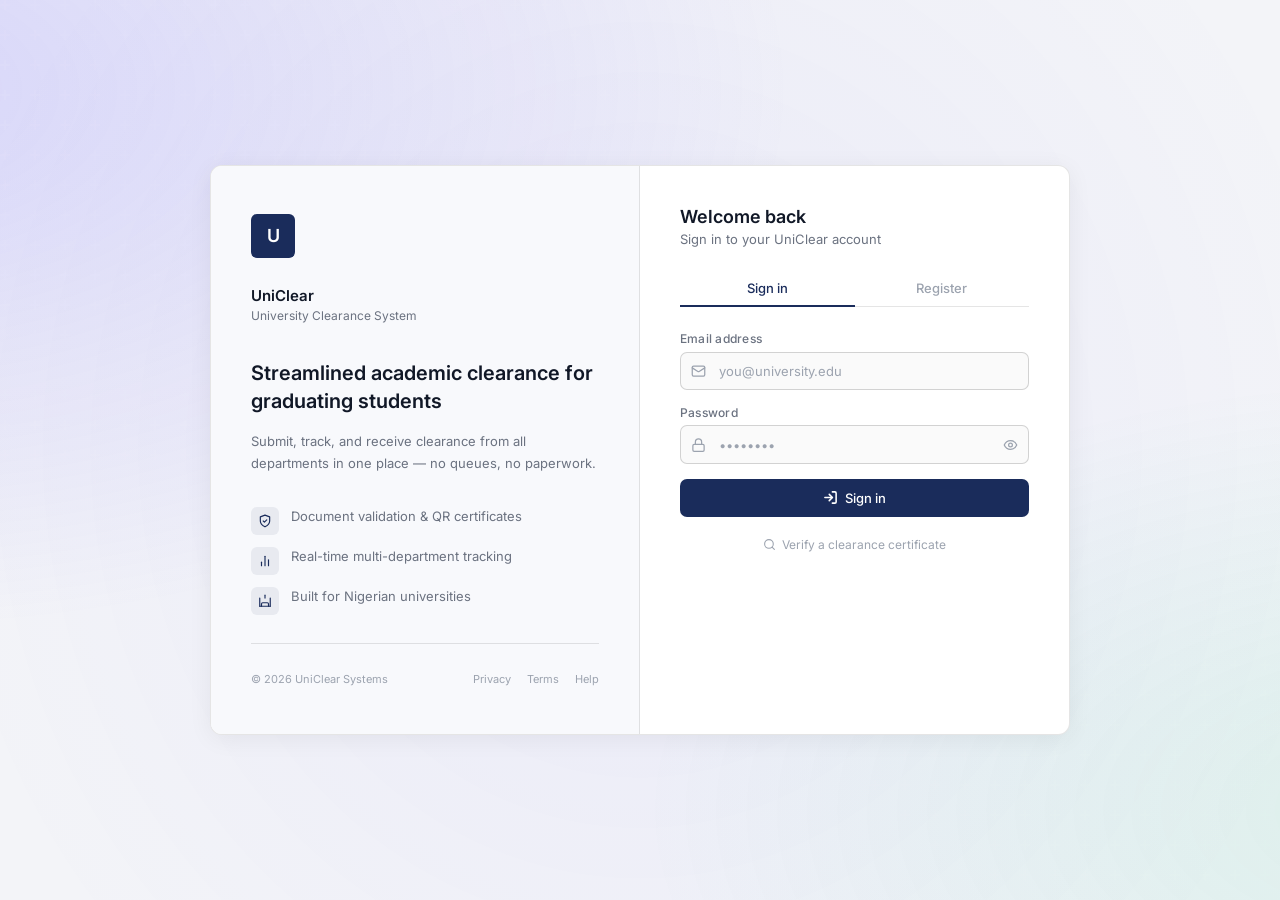
<file: frontend/index.html>
<!DOCTYPE html>
<html lang="en">
<head>
<meta charset="UTF-8">
<meta name="viewport" content="width=device-width, initial-scale=1.0, maximum-scale=1.0, user-scalable=0">
<title>UniClear — University Clearance System</title>
<link rel="preconnect" href="https://fonts.googleapis.com">
<link href="https://fonts.googleapis.com/css2?family=Inter:wght@400;500;600&display=swap" rel="stylesheet">
<style>
  *, *::before, *::after { box-sizing: border-box; margin: 0; padding: 0; }

  :root {
    --navy: #1a2c5b;
    --navy-light: rgba(26,44,91,0.07);
    --navy-focus: rgba(26,44,91,0.12);
    --bg: #f3f4f8;
    --surface: #ffffff;
    --border: rgba(0,0,0,0.1);
    --border-med: rgba(0,0,0,0.16);
    --text-primary: #111827;
    --text-secondary: #6b7280;
    --text-muted: #9ca3af;
    --input-bg: #fafafa;
  }

  html, body {
    min-height: 100vh;
    font-family: 'Inter', sans-serif;
    background: var(--bg);
    color: var(--text-primary);
    overflow-x: hidden;
  }

  /* Animated mesh background */
  .bg-mesh {
    position: fixed; inset: 0; z-index: 0;
    overflow: hidden;
  }
  .bg-mesh::before {
    content: '';
    position: absolute; inset: -50%;
    background:
      radial-gradient(ellipse 60% 50% at 20% 30%, rgba(91,77,255,0.18) 0%, transparent 60%),
      radial-gradient(ellipse 50% 40% at 80% 70%, rgba(16,201,130,0.10) 0%, transparent 60%),
      radial-gradient(ellipse 40% 60% at 50% 50%, rgba(91,77,255,0.06) 0%, transparent 70%);
    animation: meshDrift 12s ease-in-out infinite alternate;
  }
  .bg-mesh::after {
    content: '';
    position: absolute; inset: 0;
    background: url("data:image/svg+xml,%3Csvg width='60' height='60' viewBox='0 0 60 60' xmlns='http://www.w3.org/2000/svg'%3E%3Cg fill='none' fill-rule='evenodd'%3E%3Cg fill='%23ffffff' fill-opacity='0.018'%3E%3Cpath d='M36 34v-4h-2v4h-4v2h4v4h2v-4h4v-2h-4zm0-30V0h-2v4h-4v2h4v4h2V6h4V4h-4zM6 34v-4H4v4H0v2h4v4h2v-4h4v-2H6zM6 4V0H4v4H0v2h4v4h2V6h4V4H6z'/%3E%3C/g%3E%3C/g%3E%3C/svg%3E");
  }
  @keyframes meshDrift {
    0% { transform: translate(0,0) scale(1); }
    100% { transform: translate(2%,2%) scale(1.04); }
  }

  .page {
    position: relative;
    z-index: 1;
    min-height: 100vh;
    display: flex;
    align-items: center;
    justify-content: center;
    padding: 2rem 1rem;
  }

  .card {
    display: grid;
    grid-template-columns: 1fr 1fr;
    width: 100%;
    max-width: 860px;
    background: var(--surface);
    border: 0.5px solid var(--border);
    border-radius: 12px;
    overflow: hidden;
    box-shadow: 0 4px 24px rgba(0,0,0,0.06);
  }

  /* ── LEFT PANEL ── */
  .left {
    padding: 3rem 2.5rem;
    border-right: 0.5px solid var(--border);
    display: flex;
    flex-direction: column;
    justify-content: space-between;
    background: #f8f9fc;
  }

  .crest {
    width: 44px;
    height: 44px;
    background: var(--navy);
    border-radius: 6px;
    display: flex;
    align-items: center;
    justify-content: center;
    color: #fff;
    font-size: 18px;
    font-weight: 600;
    margin-bottom: 1.75rem;
    flex-shrink: 0;
  }

  .brand-name {
    font-size: 15px;
    font-weight: 600;
    color: var(--text-primary);
    margin-bottom: 0.2rem;
  }

  .brand-sub {
    font-size: 12px;
    color: var(--text-secondary);
    margin-bottom: 2.25rem;
  }

  .tagline {
    font-size: 20px;
    font-weight: 600;
    line-height: 1.4;
    color: var(--text-primary);
    margin-bottom: 0.9rem;
  }

  .desc {
    font-size: 13px;
    color: var(--text-secondary);
    line-height: 1.75;
    margin-bottom: 2rem;
  }

  .feats {
    display: flex;
    flex-direction: column;
    gap: 12px;
  }

  .feat {
    display: flex;
    align-items: flex-start;
    gap: 12px;
    font-size: 13px;
    color: var(--text-secondary);
    line-height: 1.5;
  }

  .feat-icon {
    width: 28px;
    height: 28px;
    background: var(--navy-light);
    border-radius: 6px;
    display: flex;
    align-items: center;
    justify-content: center;
    flex-shrink: 0;
  }

  .feat-icon svg {
    width: 14px;
    height: 14px;
    stroke: var(--navy);
  }

  .site-footer {
    font-size: 11px;
    color: var(--text-muted);
    padding-top: 1.75rem;
    margin-top: 1.75rem;
    border-top: 0.5px solid var(--border);
    display: flex;
    justify-content: space-between;
    align-items: center;
    flex-wrap: wrap;
    gap: 0.5rem;
  }

  .footer-links { display: flex; gap: 1rem; }
  .footer-links a { color: var(--text-muted); text-decoration: none; transition: color 0.2s; }
  .footer-links a:hover { color: var(--text-secondary); }

  /* ── RIGHT PANEL ── */
  .right {
    padding: 2.5rem;
  }

  .card-title {
    font-size: 18px;
    font-weight: 600;
    color: var(--text-primary);
    margin-bottom: 0.25rem;
  }

  .card-sub {
    font-size: 13px;
    color: var(--text-secondary);
    margin-bottom: 1.5rem;
  }

  /* Tabs */
  .tabs {
    display: flex;
    border-bottom: 0.5px solid var(--border);
    margin-bottom: 1.5rem;
  }

  .tab-btn {
    flex: 1;
    padding: 0.55rem 0.5rem;
    font-size: 13px;
    font-weight: 500;
    font-family: 'Inter', sans-serif;
    background: none;
    border: none;
    border-bottom: 2px solid transparent;
    cursor: pointer;
    color: var(--text-muted);
    transition: color 0.15s, border-color 0.15s;
    margin-bottom: -0.5px;
  }

  .tab-btn.active {
    color: var(--navy);
    border-bottom-color: var(--navy);
  }

  .tab-panel { display: none; }
  .tab-panel.active { display: block; animation: fadeIn 0.3s ease; }

  @keyframes fadeIn {
    from { opacity: 0; transform: translateY(5px); }
    to { opacity: 1; transform: translateY(0); }
  }

  /* Form */
  .form-group { margin-bottom: 0.9rem; }
  .form-row { display: grid; grid-template-columns: 1fr 1fr; gap: 0.75rem; }

  .form-label {
    display: block;
    font-size: 12px;
    font-weight: 500;
    color: var(--text-secondary);
    margin-bottom: 0.35rem;
    letter-spacing: 0.02em;
  }

  .input-wrap { position: relative; }

  .form-input, .form-select {
    width: 100%;
    padding: 0.65rem 0.75rem;
    background: var(--input-bg);
    border: 0.5px solid var(--border-med);
    border-radius: 7px;
    font-size: 13px;
    font-family: 'Inter', sans-serif;
    color: var(--text-primary);
    outline: none;
    transition: border-color 0.15s, box-shadow 0.15s;
    -webkit-appearance: none;
  }

  .form-input::placeholder { color: var(--text-muted); }

  .form-input:focus, .form-select:focus {
    border-color: var(--navy);
    box-shadow: 0 0 0 3px var(--navy-focus);
    background: #fff;
  }

  .has-icon .form-input { padding-left: 2.35rem; }

  .input-icon {
    position: absolute;
    left: 0.7rem;
    top: 50%;
    transform: translateY(-50%);
    color: var(--text-muted);
    pointer-events: none;
    display: flex;
  }

  .input-icon svg { width: 15px; height: 15px; }

  .pass-toggle {
    position: absolute;
    right: 0.7rem;
    top: 50%;
    transform: translateY(-50%);
    background: none;
    border: none;
    cursor: pointer;
    color: var(--text-muted);
    padding: 0;
    display: flex;
    transition: color 0.15s;
  }

  .pass-toggle:hover { color: var(--text-secondary); }
  .pass-toggle svg { width: 15px; height: 15px; }

  .form-select {
    cursor: pointer;
    background-image: url("data:image/svg+xml,%3Csvg xmlns='http://www.w3.org/2000/svg' width='12' height='12' viewBox='0 0 24 24' fill='none' stroke='%236b7280' stroke-width='2' stroke-linecap='round' stroke-linejoin='round'%3E%3Cpolyline points='6 9 12 15 18 9'/%3E%3C/svg%3E");
    background-repeat: no-repeat;
    background-position: right 0.75rem center;
    padding-right: 2.25rem;
  }

  /* Section label */
  .section-label {
    font-size: 11px;
    font-weight: 600;
    letter-spacing: 0.07em;
    text-transform: uppercase;
    color: var(--text-muted);
    margin: 1.25rem 0 0.8rem;
    display: flex;
    align-items: center;
    gap: 0.6rem;
  }

  .section-label::after {
    content: '';
    flex: 1;
    height: 0.5px;
    background: var(--border);
  }

  /* Button */
  .btn-primary {
    width: 100%;
    padding: 0.7rem;
    background: var(--navy);
    color: #fff;
    border: none;
    border-radius: 7px;
    font-size: 13px;
    font-weight: 500;
    font-family: 'Inter', sans-serif;
    cursor: pointer;
    display: flex;
    align-items: center;
    justify-content: center;
    gap: 0.45rem;
    margin-top: 0.5rem;
    transition: background 0.15s, transform 0.1s;
  }

  .btn-primary:hover { background: #243f7d; }
  .btn-primary:active { transform: scale(0.99); background: #162449; }
  .btn-primary svg { width: 15px; height: 15px; }

  /* Verify link */
  .verify-link {
    display: flex;
    align-items: center;
    justify-content: center;
    gap: 0.4rem;
    margin-top: 1.25rem;
    font-size: 12px;
    color: var(--text-muted);
    text-decoration: none;
    transition: color 0.15s;
  }

  .verify-link svg { width: 13px; height: 13px; }
  .verify-link:hover { color: var(--text-secondary); }

  /* Toast */
  #toast-container {
    position: fixed;
    bottom: 1.5rem;
    right: 1.5rem;
    z-index: 9999;
    display: flex;
    flex-direction: column;
    gap: 0.5rem;
  }

  .toast {
    display: flex;
    align-items: center;
    gap: 0.65rem;
    padding: 0.75rem 1rem;
    border-radius: 8px;
    font-size: 13px;
    font-weight: 500;
    background: var(--surface);
    border: 0.5px solid var(--border);
    box-shadow: 0 4px 16px rgba(0,0,0,0.1);
    max-width: 300px;
    animation: toastIn 0.2s ease;
  }

  .toast.success { border-left: 3px solid #16a34a; }
  .toast.error   { border-left: 3px solid #dc2626; }

  .toast-icon { display: flex; flex-shrink: 0; }

  @keyframes toastIn {
    from { transform: translateX(110%); opacity: 0; }
    to   { transform: translateX(0);   opacity: 1; }
  }

  /* Scrollbar */
  ::-webkit-scrollbar { width: 4px; }
  ::-webkit-scrollbar-track { background: transparent; }
  ::-webkit-scrollbar-thumb { background: var(--border-med); border-radius: 4px; }

  /* ── FULL RESPONSIVENESS ── */
  
  /* Tablet / Smaller Desktop */
  @media (max-width: 860px) {
    .card { grid-template-columns: 1fr; max-width: 520px; }
    .left { border-right: none; border-bottom: 0.5px solid var(--border); padding: 2.5rem; }
    .right { padding: 2.5rem; }
    .tagline { font-size: 18px; }
  }

  /* Mobile Landscape / Small Tablets */
  @media (max-width: 600px) {
    .form-row { grid-template-columns: 1fr; gap: 0; }
    .form-row .form-group { margin-bottom: 0.9rem; }
  }

  /* Mobile Devices */
  @media (max-width: 480px) {
    .page { padding: 1rem 0.5rem; }
    .card { border-radius: 10px; }
    .left { padding: 2rem 1.5rem; }
    .right { padding: 2rem 1.5rem; }
    
    .crest { margin-bottom: 1.25rem; }
    .tagline { font-size: 17px; margin-bottom: 0.75rem; }
    .desc { margin-bottom: 1.5rem; }
    
    /* Increase input sizes on mobile to prevent iOS zooming */
    .form-input, .form-select { 
      font-size: 16px; 
      padding: 0.75rem 0.85rem; 
    }
    .has-icon .form-input { padding-left: 2.5rem; }
    .btn-primary { font-size: 14px; padding: 0.8rem; }
    
    .site-footer { 
      flex-direction: column; 
      align-items: center; 
      text-align: center; 
      gap: 0.75rem;
    }
  }
</style>
</head>
<body>

<div class="bg-mesh"></div>

<div class="page">
  <div class="card">

    <!-- LEFT PANEL -->
    <div class="left">
      <div>
        <div class="crest">U</div>
        <div class="brand-name">UniClear</div>
        <div class="brand-sub">University Clearance System</div>

        <div class="tagline">Streamlined academic clearance for graduating students</div>
        <p class="desc">Submit, track, and receive clearance from all departments in one place — no queues, no paperwork.</p>

        <div class="feats">
          <div class="feat">
            <div class="feat-icon">
              <svg viewBox="0 0 24 24" fill="none" stroke="currentColor" stroke-width="2" stroke-linecap="round" stroke-linejoin="round"><path d="M12 22s8-4 8-10V5l-8-3-8 3v7c0 6 8 10 8 10z"/><path d="m9 12 2 2 4-4"/></svg>
            </div>
            Document validation &amp; QR certificates
          </div>
          <div class="feat">
            <div class="feat-icon">
              <svg viewBox="0 0 24 24" fill="none" stroke="currentColor" stroke-width="2" stroke-linecap="round" stroke-linejoin="round"><line x1="18" x2="18" y1="20" y2="10"/><line x1="12" x2="12" y1="20" y2="4"/><line x1="6" x2="6" y1="20" y2="14"/></svg>
            </div>
            Real-time multi-department tracking
          </div>
          <div class="feat">
            <div class="feat-icon">
              <svg viewBox="0 0 24 24" fill="none" stroke="currentColor" stroke-width="2" stroke-linecap="round" stroke-linejoin="round"><path d="M3 21h18"/><path d="M3 7v14"/><path d="M21 7v14"/><path d="M6 21v-4c0-1.1.9-2 2-2h8c1.1 0 2 .9 2 2v4"/><path d="M12 2v5"/></svg>
            </div>
            Built for Nigerian universities
          </div>
        </div>
      </div>

      <div class="site-footer">
        <span>&copy; 2026 UniClear Systems</span>
        <div class="footer-links">
          <a href="#">Privacy</a>
          <a href="#">Terms</a>
          <a href="#">Help</a>
        </div>
      </div>
    </div>

    <!-- RIGHT PANEL -->
    <div class="right">
      <div class="card-title" id="card-title">Welcome back</div>
      <div class="card-sub" id="card-sub">Sign in to your UniClear account</div>

      <div class="tabs">
        <button class="tab-btn active" onclick="switchTab('login')">Sign in</button>
        <button class="tab-btn" onclick="switchTab('register')">Register</button>
      </div>

      <!-- LOGIN -->
      <div id="tab-login" class="tab-panel active">
        <div class="form-group">
          <label class="form-label">Email address</label>
          <div class="input-wrap has-icon">
            <span class="input-icon">
              <svg viewBox="0 0 24 24" fill="none" stroke="currentColor" stroke-width="2" stroke-linecap="round" stroke-linejoin="round"><rect width="20" height="16" x="2" y="4" rx="2"/><path d="m22 7-8.97 5.7a1.94 1.94 0 0 1-2.06 0L2 7"/></svg>
            </span>
            <input id="login-email" class="form-input" type="email" placeholder="you@university.edu">
          </div>
        </div>

        <div class="form-group">
          <label class="form-label">Password</label>
          <div class="input-wrap has-icon">
            <span class="input-icon">
              <svg viewBox="0 0 24 24" fill="none" stroke="currentColor" stroke-width="2" stroke-linecap="round" stroke-linejoin="round"><rect width="18" height="11" x="3" y="11" rx="2"/><path d="M7 11V7a5 5 0 0 1 10 0v4"/></svg>
            </span>
            <input id="login-pass" class="form-input" type="password" placeholder="••••••••" style="padding-right:2.4rem">
            <button class="pass-toggle" onclick="togglePass('login-pass',this)" type="button" aria-label="Toggle password visibility">
              <svg viewBox="0 0 24 24" fill="none" stroke="currentColor" stroke-width="2" stroke-linecap="round" stroke-linejoin="round"><path d="M2 12s3-7 10-7 10 7 10 7-3 7-10 7-10-7-10-7Z"/><circle cx="12" cy="12" r="3"/></svg>
            </button>
          </div>
        </div>

        <button class="btn-primary" onclick="doLogin()">
          <svg viewBox="0 0 24 24" fill="none" stroke="currentColor" stroke-width="2.5" stroke-linecap="round" stroke-linejoin="round"><path d="M15 3h4a2 2 0 0 1 2 2v14a2 2 0 0 1-2 2h-4"/><polyline points="10 17 15 12 10 7"/><line x1="15" y1="12" x2="3" y2="12"/></svg>
          Sign in
        </button>

        <a href="/frontend/verify.html" class="verify-link">
          <svg viewBox="0 0 24 24" fill="none" stroke="currentColor" stroke-width="2" stroke-linecap="round" stroke-linejoin="round"><circle cx="11" cy="11" r="8"/><path d="m21 21-4.3-4.3"/></svg>
          Verify a clearance certificate
        </a>
      </div>

      <!-- REGISTER -->
      <div id="tab-register" class="tab-panel">
        <div class="section-label">Personal details</div>

        <div class="form-row">
          <div class="form-group">
            <label class="form-label">Full name</label>
            <input id="r-name" class="form-input" placeholder="Chukwuemeka Obi">
          </div>
          <div class="form-group">
            <label class="form-label">Matric number</label>
            <input id="r-matric" class="form-input" placeholder="CSC/2020/001">
          </div>
        </div>

        <div class="form-group">
          <label class="form-label">Email address</label>
          <div class="input-wrap has-icon">
            <span class="input-icon">
              <svg viewBox="0 0 24 24" fill="none" stroke="currentColor" stroke-width="2" stroke-linecap="round" stroke-linejoin="round"><rect width="20" height="16" x="2" y="4" rx="2"/><path d="m22 7-8.97 5.7a1.94 1.94 0 0 1-2.06 0L2 7"/></svg>
            </span>
            <input id="r-email" class="form-input" type="email" placeholder="you@university.edu">
          </div>
        </div>

        <div class="form-group">
          <label class="form-label">Password</label>
          <div class="input-wrap has-icon">
            <span class="input-icon">
              <svg viewBox="0 0 24 24" fill="none" stroke="currentColor" stroke-width="2" stroke-linecap="round" stroke-linejoin="round"><rect width="18" height="11" x="3" y="11" rx="2"/><path d="M7 11V7a5 5 0 0 1 10 0v4"/></svg>
            </span>
            <input id="r-pass" class="form-input" type="password" placeholder="Min. 8 characters" style="padding-right:2.4rem">
            <button class="pass-toggle" onclick="togglePass('r-pass',this)" type="button" aria-label="Toggle password visibility">
              <svg viewBox="0 0 24 24" fill="none" stroke="currentColor" stroke-width="2" stroke-linecap="round" stroke-linejoin="round"><path d="M2 12s3-7 10-7 10 7 10 7-3 7-10 7-10-7-10-7Z"/><circle cx="12" cy="12" r="3"/></svg>
            </button>
          </div>
        </div>

        <div class="section-label">Academic details</div>

        <div class="form-row">
          <div class="form-group">
            <label class="form-label">Department</label>
            <input id="r-dept" class="form-input" placeholder="Computer Science">
          </div>
          <div class="form-group">
            <label class="form-label">Faculty</label>
            <input id="r-faculty" class="form-input" placeholder="Science">
          </div>
        </div>

        <div class="form-row">
          <div class="form-group">
            <label class="form-label">Level</label>
            <select id="r-level" class="form-select">
              <option value="400">400 Level</option>
              <option value="500">500 Level</option>
              <option value="600">600 Level</option>
            </select>
          </div>
          <div class="form-group">
            <label class="form-label">Graduation year</label>
            <input id="r-year" class="form-input" type="number" placeholder="2025" value="2025">
          </div>
        </div>

        <button class="btn-primary" onclick="doRegister()">
          <svg viewBox="0 0 24 24" fill="none" stroke="currentColor" stroke-width="2.5" stroke-linecap="round" stroke-linejoin="round"><path d="M16 21v-2a4 4 0 0 0-4-4H6a4 4 0 0 0-4 4v2"/><circle cx="9" cy="7" r="4"/><line x1="19" y1="8" x2="19" y2="14"/><line x1="22" y1="11" x2="16" y2="11"/></svg>
          Create account
        </button>

        <a href="/frontend/verify.html" class="verify-link">
          <svg viewBox="0 0 24 24" fill="none" stroke="currentColor" stroke-width="2" stroke-linecap="round" stroke-linejoin="round"><circle cx="11" cy="11" r="8"/><path d="m21 21-4.3-4.3"/></svg>
          Verify a clearance certificate
        </a>
      </div>

    </div>
  </div>
</div>

<div id="toast-container"></div>

<script src="shared.js"></script>
<script>
  (function() {
    try {
      const u = getUser ? getUser() : null;
      if (u) routeUser(u.role);
    } catch(e) {}
  })();

  function switchTab(t) {
    document.querySelectorAll('.tab-btn').forEach(b => b.classList.remove('active'));
    document.querySelectorAll('.tab-panel').forEach(p => p.classList.remove('active'));
    document.querySelector(`.tab-btn[onclick="switchTab('${t}')"]`).classList.add('active');
    document.getElementById('tab-' + t).classList.add('active');
    if (t === 'login') {
      document.getElementById('card-title').textContent = 'Welcome back';
      document.getElementById('card-sub').textContent = 'Sign in to your UniClear account';
    } else {
      document.getElementById('card-title').textContent = 'Create account';
      document.getElementById('card-sub').textContent = 'Join thousands of students on UniClear';
    }
  }

  const iconEye = `<svg viewBox="0 0 24 24" fill="none" stroke="currentColor" stroke-width="2" stroke-linecap="round" stroke-linejoin="round"><path d="M2 12s3-7 10-7 10 7 10 7-3 7-10 7-10-7-10-7Z"/><circle cx="12" cy="12" r="3"/></svg>`;
  const iconEyeOff = `<svg viewBox="0 0 24 24" fill="none" stroke="currentColor" stroke-width="2" stroke-linecap="round" stroke-linejoin="round"><path d="M9.88 9.88a3 3 0 1 0 4.24 4.24"/><path d="M10.73 5.08A10.43 10.43 0 0 1 12 5c7 0 10 7 10 7a13.16 13.16 0 0 1-1.67 2.68"/><path d="M6.61 6.61A13.526 13.526 0 0 0 2 12s3 7 10 7a9.74 9.74 0 0 0 5.39-1.61"/><line x1="2" x2="22" y1="2" y2="22"/></svg>`;

  function togglePass(id, btn) {
    const inp = document.getElementById(id);
    if (inp.type === 'password') {
      inp.type = 'text';
      btn.innerHTML = iconEyeOff;
    } else {
      inp.type = 'password';
      btn.innerHTML = iconEye;
    }
  }

  function routeUser(role) {
    if (role === 'student') location.href = '/frontend/student.html';
    else if (role === 'officer') location.href = '/frontend/officer.html';
    else if (role === 'admin') location.href = '/frontend/admin.html';
  }

  function toast(msg, type) {
    const c = document.getElementById('toast-container');
    const t = document.createElement('div');
    t.className = `toast ${type}`;
    const successIcon = `<svg class="toast-icon" width="16" height="16" viewBox="0 0 24 24" fill="none" stroke="#16a34a" stroke-width="2.5" stroke-linecap="round" stroke-linejoin="round"><polyline points="20 6 9 17 4 12"/></svg>`;
    const errorIcon = `<svg class="toast-icon" width="16" height="16" viewBox="0 0 24 24" fill="none" stroke="#dc2626" stroke-width="2.5" stroke-linecap="round" stroke-linejoin="round"><circle cx="12" cy="12" r="10"/><line x1="15" y1="9" x2="9" y2="15"/><line x1="9" y1="9" x2="15" y2="15"/></svg>`;
    t.innerHTML = (type === 'success' ? successIcon : errorIcon) + `<span>${msg}</span>`;
    c.appendChild(t);
    setTimeout(() => t.remove(), 3500);
  }

  async function doLogin() {
    const email = document.getElementById('login-email').value.trim();
    const pass  = document.getElementById('login-pass').value;
    if (!email || !pass) { toast('Please fill in all fields.', 'error'); return; }
    try {
      const res = await fetch('/api/auth/login', {
        method: 'POST',
        headers: { 'Content-Type': 'application/x-www-form-urlencoded' },
        body: new URLSearchParams({ username: email, password: pass })
      });
      const data = await res.json();
      if (!res.ok) { toast(data.detail || 'Login failed.', 'error'); return; }
      localStorage.setItem('token', data.access_token);
      localStorage.setItem('user', JSON.stringify(data));
      toast('Welcome back, ' + data.full_name, 'success');
      setTimeout(() => routeUser(data.role), 700);
    } catch(e) {
      toast('Could not connect to server.', 'error');
    }
  }

  async function doRegister() {
    const body = {
      email:           document.getElementById('r-email').value.trim(),
      password:        document.getElementById('r-pass').value,
      full_name:       document.getElementById('r-name').value.trim(),
      matric_number:   document.getElementById('r-matric').value.trim(),
      department:      document.getElementById('r-dept').value.trim(),
      faculty:         document.getElementById('r-faculty').value.trim(),
      level:           parseInt(document.getElementById('r-level').value),
      graduation_year: parseInt(document.getElementById('r-year').value),
    };
    if (!body.email || !body.password || !body.full_name || !body.matric_number) {
      toast('Please fill in all required fields.', 'error'); return;
    }
    try {
      const res = await fetch('/api/auth/register/student', {
        method: 'POST',
        headers: { 'Content-Type': 'application/json' },
        body: JSON.stringify(body)
      });
      const data = await res.json();
      if (!res.ok) { toast(data.detail || 'Registration failed.', 'error'); return; }
      localStorage.setItem('token', data.access_token);
      localStorage.setItem('user', JSON.stringify(data));
      toast('Account created successfully!', 'success');
      setTimeout(() => routeUser(data.role), 700);
    } catch(e) {
      toast('Could not connect to server.', 'error');
    }
  }

  document.addEventListener('keydown', e => {
    if (e.key !== 'Enter') return;
    const active = document.querySelector('.tab-panel.active').id;
    if (active === 'tab-login') doLogin();
    else doRegister();
  });
</script>
</body>
</html>
</file>
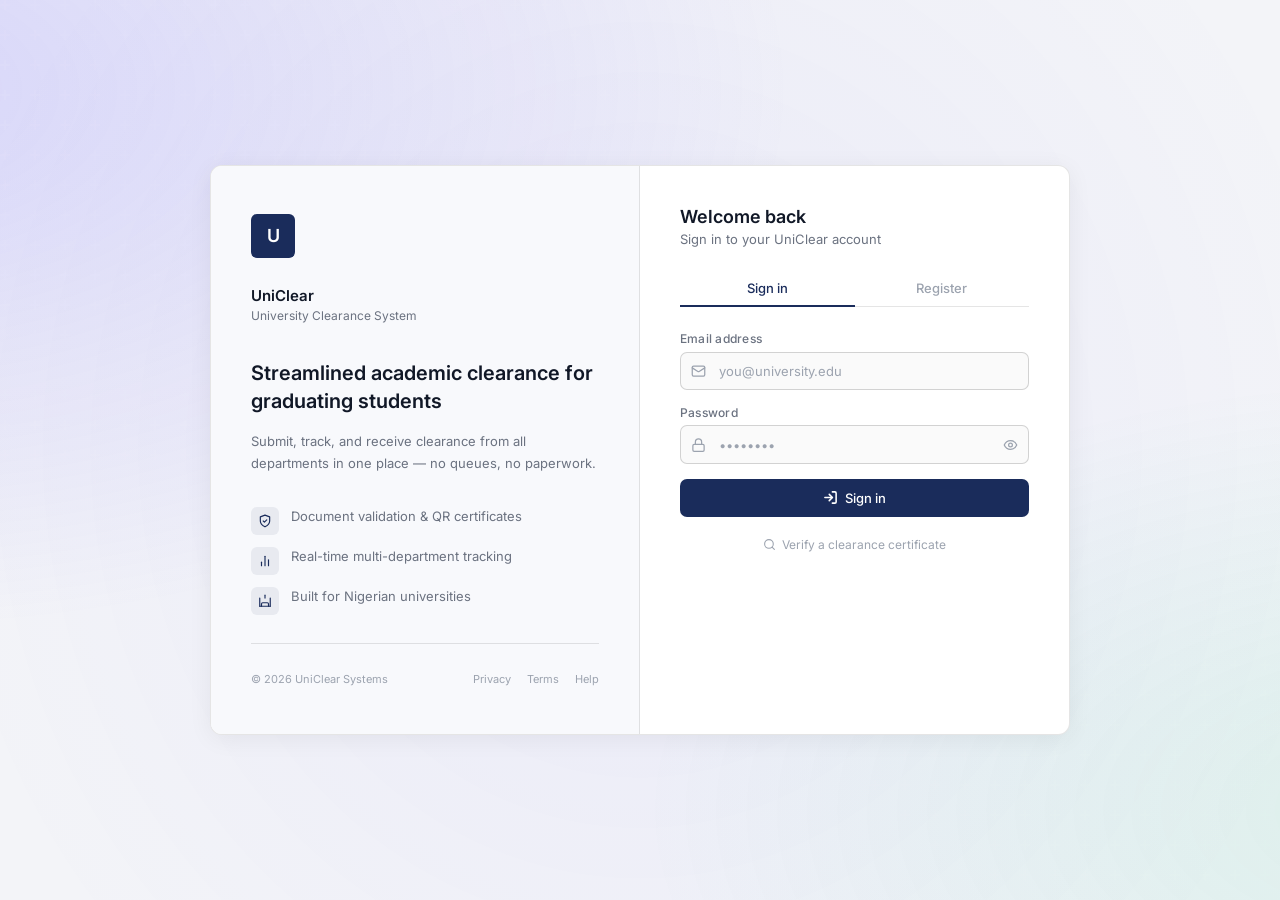
<file: frontend/admin.html>
<!DOCTYPE html>
<html lang="en">
<head>
<meta charset="UTF-8">
<meta name="viewport" content="width=device-width, initial-scale=1.0, maximum-scale=1.0, user-scalable=0">
<title>Admin Dashboard — UniClear</title>
<link rel="preconnect" href="https://fonts.googleapis.com">
<link href="https://fonts.googleapis.com/css2?family=Sora:wght@400;500;600;700&family=Inter:wght@400;500;600;700&display=swap" rel="stylesheet">
<style>
  *, *::before, *::after { box-sizing: border-box; margin: 0; padding: 0; }

  :root {
    /* Premium Color Palette */
    --navy: #0f172a; /* Deeper, richer dark slate */
    --navy-hover: #1e293b;
    --navy-light: #f1f5f9;
    --primary: #4f46e5; /* Vibrant indigo for actions */
    --primary-hover: #4338ca;
    
    --bg: #f8fafc; /* Softer, cooler off-white background */
    --surface: #ffffff;
    
    --border: #e2e8f0;
    --border-med: #cbd5e1;
    
    --text-primary: #0f172a;
    --text-secondary: #475569;
    --text-muted: #94a3b8;
    
    --input-bg: #f8fafc;
    --input-focus-ring: rgba(79, 70, 229, 0.15);
    
    /* Semantic Colors */
    --success: #059669;
    --success-bg: #d1fae5;
    --warning: #d97706;
    --warning-bg: #fef3c7;
    --danger: #dc2626;
    --danger-bg: #fee2e2;
    --info: #2563eb;
    --info-bg: #dbeafe;

    /* Shadows */
    --shadow-sm: 0 1px 2px 0 rgba(0, 0, 0, 0.05);
    --shadow-md: 0 4px 6px -1px rgba(0, 0, 0, 0.05), 0 2px 4px -1px rgba(0, 0, 0, 0.03);
    --shadow-lg: 0 10px 15px -3px rgba(0, 0, 0, 0.05), 0 4px 6px -2px rgba(0, 0, 0, 0.025);
    --shadow-xl: 0 20px 25px -5px rgba(0, 0, 0, 0.05), 0 10px 10px -5px rgba(0, 0, 0, 0.02);
  }

  html, body {
    height: 100%;
    font-family: 'Inter', sans-serif;
    background: var(--bg);
    color: var(--text-primary);
    overflow: hidden;
    -webkit-font-smoothing: antialiased;
  }

  /* Refined Animated Mesh Background */
  .bg-mesh {
    position: fixed; inset: 0; z-index: 0; overflow: hidden; pointer-events: none;
  }
  .bg-mesh::before {
    content: ''; position: absolute; inset: -50%;
    background:
      radial-gradient(ellipse 50% 50% at 20% 30%, rgba(79,70,229,0.04) 0%, transparent 60%),
      radial-gradient(ellipse 40% 40% at 80% 70%, rgba(5,150,105,0.03) 0%, transparent 60%);
    animation: meshDrift 20s ease-in-out infinite alternate;
  }
  @keyframes meshDrift {
    0% { transform: translate(0,0) scale(1); }
    100% { transform: translate(3%,3%) scale(1.05); }
  }

  .layout { display: flex; height: 100vh; width: 100vw; position: relative; z-index: 1; }

  /* ── SIDEBAR ── */
  .sidebar {
    width: 280px; background: var(--navy); color: #fff;
    display: flex; flex-direction: column;
    transition: width 0.3s cubic-bezier(0.4, 0, 0.2, 1), transform 0.3s cubic-bezier(0.4, 0, 0.2, 1);
    z-index: 50; flex-shrink: 0; overflow-x: hidden;
    box-shadow: 4px 0 24px rgba(0,0,0,0.05);
  }

  /* Desktop Collapsed State */
  @media (min-width: 901px) {
    .sidebar.collapsed { width: 88px; }
    .sidebar.collapsed .nav-text, 
    .sidebar.collapsed .sidebar-logo span,
    .sidebar.collapsed .sidebar-badge,
    .sidebar.collapsed .sidebar-user-info { display: none; opacity: 0; }
    .sidebar.collapsed .sidebar-logo { justify-content: center; padding: 1.5rem 0; }
    .sidebar.collapsed .sidebar-logo-icon { margin: 0; width: 40px; height: 40px; }
    .sidebar.collapsed .nav-link { justify-content: center; padding: 1rem 0; }
    .sidebar.collapsed .nav-icon { margin: 0; }
    .sidebar.collapsed .sidebar-footer { justify-content: center; padding: 1.5rem 0; }
  }

  .sidebar-logo {
    padding: 1.5rem 1.75rem; font-size: 1.35rem; font-family: 'Sora', sans-serif; font-weight: 700; letter-spacing: -0.02em;
    display: flex; align-items: center; gap: 0.85rem;
    border-bottom: 1px solid rgba(255,255,255,0.06); white-space: nowrap;
  }
  .sidebar-logo span { color: #818cf8; }
  .sidebar-logo-icon {
    width: 36px; height: 36px; background: linear-gradient(135deg, #4f46e5, #6366f1); color: #fff;
    border-radius: 10px; display: flex; align-items: center; justify-content: center;
    font-size: 18px; font-weight: 800; flex-shrink: 0; box-shadow: 0 4px 12px rgba(79,70,229,0.3);
  }
  .sidebar-badge {
    background: rgba(255,255,255,0.1); font-size: 10px; padding: 0.25rem 0.6rem; 
    border-radius: 100px; text-transform: uppercase; letter-spacing: 0.05em; font-weight: 600; margin-left: auto;
    font-family: 'Inter', sans-serif; border: 1px solid rgba(255,255,255,0.05);
  }

  nav {
    flex: 1; padding: 1.5rem 1.25rem; display: flex; flex-direction: column; gap: 0.5rem;
    overflow-y: auto; overflow-x: hidden;
  }

  .nav-link {
    display: flex; align-items: center; gap: 1rem; padding: 0.85rem 1.25rem; border-radius: 10px;
    color: #94a3b8; font-size: 14px; font-weight: 500;
    cursor: pointer; transition: all 0.2s cubic-bezier(0.4, 0, 0.2, 1); white-space: nowrap;
    border: 1px solid transparent;
  }
  .nav-link:hover { background: rgba(255,255,255,0.03); color: #f8fafc; }
  .nav-link.active { 
    background: rgba(79,70,229,0.1); color: #fff; 
    border-color: rgba(79,70,229,0.3); box-shadow: 0 4px 12px rgba(0,0,0,0.1);
  }
  .nav-icon { display: flex; align-items: center; justify-content: center; width: 20px; height: 20px; flex-shrink: 0; }
  .nav-icon svg { width: 18px; height: 18px; opacity: 0.7; transition: opacity 0.2s, color 0.2s; }
  .nav-link:hover .nav-icon svg { opacity: 1; }
  .nav-link.active .nav-icon svg { opacity: 1; color: #818cf8; }
  .nav-text { transition: opacity 0.2s; }

  .sidebar-footer {
    padding: 1.5rem 1.75rem; border-top: 1px solid rgba(255,255,255,0.06); background: rgba(0,0,0,0.1);
    display: flex; align-items: center; gap: 1rem; white-space: nowrap; cursor: pointer; transition: background 0.2s;
  }
  .sidebar-footer:hover { background: rgba(255,255,255,0.03); }
  .sidebar-avatar {
    width: 36px; height: 36px; border-radius: 10px; background: rgba(255,255,255,0.1);
    display: flex; align-items: center; justify-content: center; font-family: 'Sora', sans-serif;
    font-size: 13px; font-weight: 700; flex-shrink: 0; border: 1px solid rgba(255,255,255,0.05);
  }
  .sidebar-user-info { display: flex; flex-direction: column; overflow: hidden; }
  .sidebar-user-name { font-size: 13px; font-weight: 600; text-overflow: ellipsis; overflow: hidden; color: #f8fafc; }
  .sidebar-user-role { font-size: 11px; color: #94a3b8; text-transform: uppercase; letter-spacing: 0.05em; margin-top: 0.2rem; }

  /* ── MAIN CONTENT ── */
  .main-content { flex: 1; display: flex; flex-direction: column; min-width: 0; background: transparent; }

  .topbar {
    height: 76px; background: rgba(255,255,255,0.8); backdrop-filter: blur(12px); -webkit-backdrop-filter: blur(12px);
    border-bottom: 1px solid var(--border); display: flex; align-items: center; justify-content: space-between;
    padding: 0 2.5rem; flex-shrink: 0; z-index: 40;
  }

  .topbar-left { display: flex; align-items: center; gap: 1.25rem; }
  
  .hamburger {
    background: var(--surface); border: 1px solid var(--border); border-radius: 8px;
    color: var(--text-secondary); cursor: pointer; padding: 0.5rem;
    display: flex; align-items: center; justify-content: center; transition: all 0.2s;
    box-shadow: var(--shadow-sm);
  }
  .hamburger:hover { background: var(--bg); color: var(--text-primary); border-color: var(--border-med); }
  .hamburger svg { width: 18px; height: 18px; }

  .page-title-top { font-family: 'Sora', sans-serif; font-size: 16px; font-weight: 600; color: var(--text-primary); }

  .main-scroll { flex: 1; overflow-y: auto; overflow-x: hidden; padding: 2.5rem; scroll-behavior: smooth; }
  .content-max { max-width: 1280px; margin: 0 auto; }

  .page { display: none; animation: slideUpFade 0.4s cubic-bezier(0.16, 1, 0.3, 1) forwards; opacity: 0; transform: translateY(10px); }
  .page.active { display: block; }
  @keyframes slideUpFade { to { opacity: 1; transform: translateY(0); } }

  .page-header { margin-bottom: 2rem; display: flex; align-items: center; justify-content: space-between; flex-wrap: wrap; gap: 1rem; }
  .page-title { font-family: 'Sora', sans-serif; font-size: 28px; font-weight: 700; color: var(--text-primary); letter-spacing: -0.02em; margin-bottom: 0.4rem; }
  .page-sub { font-size: 15px; color: var(--text-secondary); }

  /* ── CARDS & GRIDS ── */
  .kpi-grid { display: grid; grid-template-columns: repeat(auto-fit, minmax(220px, 1fr)); gap: 1.25rem; margin-bottom: 2rem; }
  
  .kpi-card {
    background: var(--surface); border: 1px solid var(--border); border-radius: 16px;
    padding: 1.5rem; display: flex; align-items: center; gap: 1.25rem; box-shadow: var(--shadow-sm);
    transition: transform 0.2s cubic-bezier(0.4, 0, 0.2, 1), box-shadow 0.2s ease;
  }
  .kpi-card:hover { transform: translateY(-4px); box-shadow: var(--shadow-md); }
  
  .kpi-icon { width: 56px; height: 56px; border-radius: 14px; display: flex; align-items: center; justify-content: center; flex-shrink: 0; }
  .kpi-icon svg { width: 26px; height: 26px; }
  .kpi-icon.blue { background: var(--info-bg); color: var(--info); border: 1px solid #bfdbfe; }
  .kpi-icon.amber { background: var(--warning-bg); color: var(--warning); border: 1px solid #fde68a; }
  .kpi-icon.green { background: var(--success-bg); color: var(--success); border: 1px solid #a7f3d0; }
  .kpi-icon.red { background: var(--danger-bg); color: var(--danger); border: 1px solid #fecaca; }
  
  .kpi-info { flex: 1; }
  .kpi-val { font-family: 'Sora', sans-serif; font-size: 28px; font-weight: 700; color: var(--text-primary); line-height: 1.2; letter-spacing: -0.02em; }
  .kpi-lbl { font-size: 13px; font-weight: 500; color: var(--text-secondary); margin-top: 0.25rem; }

  .grid-2 { display: grid; grid-template-columns: repeat(auto-fit, minmax(400px, 1fr)); gap: 1.5rem; margin-bottom: 2rem; }

  .card {
    background: var(--surface); border: 1px solid var(--border); border-radius: 20px;
    padding: 1.75rem; box-shadow: var(--shadow-sm);
  }
  .card-header { margin-bottom: 1.5rem; display: flex; justify-content: space-between; align-items: center; }
  .card-title { font-family: 'Sora', sans-serif; font-size: 18px; font-weight: 600; color: var(--text-primary); letter-spacing: -0.01em; }

  /* ── UI ELEMENTS ── */
  .toolbar {
    display: flex; flex-wrap: wrap; gap: 1rem; align-items: center; justify-content: space-between;
    background: var(--surface); padding: 1.25rem; border: 1px solid var(--border); border-radius: 16px; margin-bottom: 1.5rem;
    box-shadow: var(--shadow-sm);
  }
  .search-box { position: relative; flex: 1; min-width: 280px; max-width: 450px; }
  .search-box svg { position: absolute; left: 1rem; top: 50%; transform: translateY(-50%); width: 18px; height: 18px; color: var(--text-muted); }
  .search-box input {
    width: 100%; padding: 0.75rem 1rem 0.75rem 2.75rem; border: 1px solid var(--border-med); border-radius: 10px;
    font-size: 14px; font-family: 'Inter', sans-serif; background: var(--surface); outline: none; transition: all 0.2s;
    box-shadow: var(--shadow-sm) inset;
  }
  .search-box input:focus { border-color: var(--primary); box-shadow: 0 0 0 4px var(--input-focus-ring); }

  .btn {
    padding: 0.75rem 1.25rem; border-radius: 10px; font-size: 14px; font-weight: 600; font-family: 'Inter', sans-serif;
    cursor: pointer; display: inline-flex; align-items: center; justify-content: center; gap: 0.5rem;
    transition: all 0.2s cubic-bezier(0.4, 0, 0.2, 1); border: none; outline: none; white-space: nowrap;
  }
  .btn-primary { background: var(--primary); color: #fff; box-shadow: 0 4px 14px rgba(79,70,229,0.3); }
  .btn-primary:hover { background: var(--primary-hover); transform: translateY(-2px); box-shadow: 0 6px 20px rgba(79,70,229,0.4); }
  .btn-outline { background: var(--surface); border: 1px solid var(--border-med); color: var(--text-primary); box-shadow: var(--shadow-sm); }
  .btn-outline:hover { background: var(--bg); border-color: var(--text-muted); transform: translateY(-1px); }
  .btn svg { width: 18px; height: 18px; }

  /* ── TABLES ── */
  .table-container {
    background: var(--surface); border: 1px solid var(--border); border-radius: 16px;
    overflow: hidden; box-shadow: var(--shadow-sm);
  }
  .table-wrapper { overflow-x: auto; }
  table { width: 100%; border-collapse: collapse; text-align: left; }
  th, td { padding: 1.25rem 1.5rem; border-bottom: 1px solid var(--border); font-size: 14px; }
  th { background: #f8fafc; font-weight: 600; color: var(--text-secondary); text-transform: uppercase; letter-spacing: 0.05em; font-size: 12px; white-space: nowrap; }
  tbody tr { transition: background 0.2s; }
  tbody tr:hover { background: #f8fafc; }
  tbody tr:last-child td { border-bottom: none; }
  
  .td-code { font-family: 'Inter', monospace; font-size: 13px; color: var(--text-secondary); background: var(--navy-light); padding: 0.3rem 0.6rem; border-radius: 6px; border: 1px solid var(--border); }
  
  /* Added Missing Table Classes */
  .td-student { display: flex; align-items: center; gap: 1rem; }
  .td-avatar { 
    width: 36px; height: 36px; border-radius: 10px; background: var(--info-bg); color: var(--info);
    display: flex; align-items: center; justify-content: center; font-weight: 700; font-size: 13px; 
    border: 1px solid #bfdbfe; font-family: 'Sora', sans-serif; flex-shrink: 0;
  }
  .td-bold { font-weight: 600; color: var(--text-primary); }

  /* ── MODAL ── */
  .modal-overlay {
    position: fixed; inset: 0; background: rgba(15, 23, 42, 0.6); backdrop-filter: blur(8px); -webkit-backdrop-filter: blur(8px);
    z-index: 1000; display: none; align-items: center; justify-content: center; padding: 1.5rem; opacity: 0; transition: opacity 0.3s ease;
  }
  .modal-overlay.active { display: flex; opacity: 1; }
  
  .modal {
    background: var(--surface); border: 1px solid var(--border); border-radius: 24px;
    width: 100%; max-width: 580px; max-height: 90vh; display: flex; flex-direction: column;
    box-shadow: var(--shadow-xl); transform: translateY(20px) scale(0.96); opacity: 0; transition: all 0.4s cubic-bezier(0.16, 1, 0.3, 1);
  }
  .modal-overlay.active .modal { transform: translateY(0) scale(1); opacity: 1; }
  
  .modal-header { padding: 1.5rem 2rem; border-bottom: 1px solid var(--border); display: flex; justify-content: space-between; align-items: center; background: var(--surface); border-top-left-radius: 24px; border-top-right-radius: 24px; }
  .modal-title { font-family: 'Sora', sans-serif; font-size: 1.25rem; font-weight: 700; color: var(--text-primary); display: flex; align-items: center; gap: 0.75rem; }
  .modal-close { background: var(--bg); border: 1px solid var(--border); color: var(--text-secondary); cursor: pointer; padding: 0.5rem; border-radius: 10px; transition: all 0.2s; display: flex; align-items: center; justify-content: center; }
  .modal-close:hover { color: var(--danger); background: var(--danger-bg); border-color: #fecaca; }
  .modal-close svg { width: 18px; height: 18px; }
  
  .modal-body { padding: 2rem; overflow-y: auto; flex: 1; background: var(--surface); border-bottom-left-radius: 24px; border-bottom-right-radius: 24px; }
  
  .form-group { margin-bottom: 1.5rem; }
  .form-row { display: grid; grid-template-columns: 1fr 1fr; gap: 1.25rem; }
  .form-label { display: block; font-size: 13px; font-weight: 600; color: var(--text-secondary); margin-bottom: 0.5rem; }
  .form-input {
    width: 100%; padding: 0.85rem 1.25rem; background: var(--input-bg); border: 1px solid var(--border-med);
    border-radius: 12px; font-size: 14px; font-family: 'Inter', sans-serif; color: var(--text-primary); outline: none;
    transition: all 0.2s; box-shadow: var(--shadow-sm) inset;
  }
  .form-input:focus { border-color: var(--primary); box-shadow: 0 0 0 4px var(--input-focus-ring); background: #fff; }

  /* ── UTILITIES ── */
  .badge {
    padding: 0.35rem 0.75rem; border-radius: 100px; font-size: 11px; font-weight: 600;
    display: inline-flex; align-items: center; gap: 0.35rem; text-transform: uppercase; letter-spacing: 0.05em; white-space: nowrap;
  }
  .badge-danger { background: var(--danger-bg); color: var(--danger); border: 1px solid #fecaca; }
  .badge-success { background: var(--success-bg); color: var(--success); border: 1px solid #bbf7d0; }
  .badge-info { background: var(--info-bg); color: var(--info); border: 1px solid #bfdbfe; }

  /* Toasts */
  #toast-container { position: fixed; bottom: 2rem; right: 2rem; z-index: 9999; display: flex; flex-direction: column; gap: 0.75rem; }
  .toast { display: flex; align-items: center; gap: 1rem; padding: 1.25rem 1.5rem; border-radius: 16px; font-size: 14px; font-weight: 500; background: var(--surface); border: 1px solid var(--border); box-shadow: var(--shadow-lg); animation: slideIn 0.4s cubic-bezier(0.16, 1, 0.3, 1); max-width: 400px; }
  .toast.success { border-left: 4px solid var(--success); }
  .toast.error { border-left: 4px solid var(--danger); }
  @keyframes slideIn { from { transform: translateX(120%); opacity: 0; } to { transform: translateX(0); opacity: 1; } }

  .spinner-svg { animation: spin 1s linear infinite; width: 24px; height: 24px; color: var(--primary); }
  @keyframes spin { 100% { transform: rotate(360deg); } }

  /* ── RESPONSIVE ── */
  .sidebar-overlay { display: none; position: fixed; inset: 0; background: rgba(15, 23, 42, 0.5); z-index: 40; opacity: 0; transition: opacity 0.3s; backdrop-filter: blur(4px); -webkit-backdrop-filter: blur(4px); }
  
  @media (max-width: 900px) {
    .sidebar { position: fixed; left: -300px; top: 0; bottom: 0; width: 300px; box-shadow: 4px 0 24px rgba(0,0,0,0.15); }
    .sidebar.open { left: 0; transform: none; width: 300px; }
    .sidebar.open ~ .sidebar-overlay { display: block; opacity: 1; }
    .sidebar.collapsed { width: 300px; left: -300px; }
    .sidebar-logo span, .nav-text, .sidebar-badge, .sidebar-user-info { display: block !important; opacity: 1 !important; }
    .sidebar-logo { justify-content: flex-start !important; }
    .sidebar-logo-icon { width: 36px !important; height: 36px !important; margin-right: 0.85rem !important; }
    .nav-link { justify-content: flex-start !important; padding: 0.85rem 1.25rem !important; }
    .sidebar-footer { justify-content: flex-start !important; }
  }

  @media (max-width: 768px) {
    .grid-2 { grid-template-columns: 1fr; }
    .toolbar { flex-direction: column; align-items: stretch; }
    .search-box { max-width: 100%; }
    .form-row { grid-template-columns: 1fr; gap: 0; }
  }

  @media (max-width: 600px) {
    .main-scroll { padding: 1.5rem 1rem; }
    .kpi-grid { grid-template-columns: 1fr; }
    .modal { border-radius: 0; max-height: 100vh; height: 100vh; }
    .modal-header, .modal-body { border-radius: 0; }
    table, thead, tbody, th, td, tr { display: block; }
    thead tr { display: none; }
    .table-container { background: transparent; border: none; box-shadow: none; }
    tr { margin-bottom: 1rem; border: 1px solid var(--border); border-radius: 16px; padding: 0.75rem; background: var(--surface); box-shadow: var(--shadow-sm); }
    td { border-bottom: 1px solid var(--bg); display: flex; justify-content: space-between; align-items: center; padding: 1rem; font-size: 13px; gap: 1rem; }
    td::before { content: attr(data-label); font-weight: 600; color: var(--text-secondary); font-size: 11px; text-transform: uppercase; }
  }
</style>
</head>
<body>

<div class="bg-mesh"></div>

<div class="layout">
  
  <!-- Sidebar Overlay (Mobile) -->
  <div class="sidebar-overlay" id="sidebar-overlay" onclick="toggleSidebar()"></div>

  <!-- ── SIDEBAR ── -->
  <aside class="sidebar" id="sidebar">
    <div class="sidebar-logo">
      <div class="sidebar-logo-icon">U</div>
      <span>UniClear</span>
      <span class="sidebar-badge">Admin</span>
    </div>
    
    <nav>
      <a class="nav-link active" onclick="showPage('overview')" id="nav-overview">
        <div class="nav-icon"><svg viewBox="0 0 24 24" fill="none" stroke="currentColor" stroke-width="2" stroke-linecap="round" stroke-linejoin="round"><rect x="3" y="3" width="7" height="9" rx="1"/><rect x="14" y="3" width="7" height="5" rx="1"/><rect x="14" y="12" width="7" height="9" rx="1"/><rect x="3" y="16" width="7" height="5" rx="1"/></svg></div>
        <span class="nav-text">System Overview</span>
      </a>
      <a class="nav-link" onclick="showPage('students')" id="nav-students">
        <div class="nav-icon"><svg viewBox="0 0 24 24" fill="none" stroke="currentColor" stroke-width="2" stroke-linecap="round" stroke-linejoin="round"><path d="M17 21v-2a4 4 0 0 0-4-4H5a4 4 0 0 0-4 4v2"/><circle cx="9" cy="7" r="4"/><path d="M23 21v-2a4 4 0 0 0-3-3.87"/><path d="M16 3.13a4 4 0 0 1 0 7.75"/></svg></div>
        <span class="nav-text">Student Registry</span>
      </a>
      <a class="nav-link" onclick="showPage('officers')" id="nav-officers">
        <div class="nav-icon"><svg viewBox="0 0 24 24" fill="none" stroke="currentColor" stroke-width="2" stroke-linecap="round" stroke-linejoin="round"><path d="M12 22s8-4 8-10V5l-8-3-8 3v7c0 6 8 10 8 10z"/><path d="m9 12 2 2 4-4"/></svg></div>
        <span class="nav-text">Officer Management</span>
      </a>
      <a class="nav-link" onclick="showPage('audit')" id="nav-audit">
        <div class="nav-icon"><svg viewBox="0 0 24 24" fill="none" stroke="currentColor" stroke-width="2" stroke-linecap="round" stroke-linejoin="round"><path d="M14 2H6a2 2 0 0 0-2 2v16a2 2 0 0 0 2 2h12a2 2 0 0 0 2-2V8z"/><polyline points="14 2 14 8 20 8"/><line x1="16" y1="13" x2="8" y2="13"/><line x1="16" y1="17" x2="8" y2="17"/><polyline points="10 9 9 9 8 9"/></svg></div>
        <span class="nav-text">Audit Logs</span>
      </a>
    </nav>
    
    <div class="sidebar-footer" onclick="logout()">
      <div class="sidebar-avatar" id="sidebar-avatar">AD</div>
      <div class="sidebar-user-info">
        <span class="sidebar-user-name" id="sidebar-name">Loading...</span>
        <span class="sidebar-user-role">Secure Logout</span>
      </div>
    </div>
  </aside>

  <!-- ── MAIN CONTENT ── -->
  <div class="main-content">
    
    <!-- Topbar -->
    <header class="topbar">
      <div class="topbar-left">
        <button class="hamburger" onclick="toggleSidebar()">
          <svg viewBox="0 0 24 24" fill="none" stroke="currentColor" stroke-width="2" stroke-linecap="round" stroke-linejoin="round"><line x1="4" x2="20" y1="12" y2="12"/><line x1="4" x2="20" y1="6" y2="6"/><line x1="4" x2="20" y1="18" y2="18"/></svg>
        </button>
        <span class="page-title-top" id="page-title-top">System Overview</span>
      </div>
    </header>

    <!-- Scrollable Area -->
    <main class="main-scroll" id="main-scroll">
      <div class="content-max">
        
        <!-- ── OVERVIEW PAGE ── -->
        <div class="page active" id="page-overview">
          <div class="page-header">
            <div>
              <h1 class="page-title">Executive Dashboard</h1>
              <p class="page-sub">High-level metrics and system performance.</p>
            </div>
            <button class="btn btn-outline" onclick="loadStats()">
              <svg viewBox="0 0 24 24" fill="none" stroke="currentColor" stroke-width="2" stroke-linecap="round" stroke-linejoin="round"><path d="M3 12a9 9 0 1 0 9-9 9.75 9.75 0 0 0-6.74 2.74L3 8"/><path d="M3 3v5h5"/></svg>
              Refresh Data
            </button>
          </div>
          
          <div class="kpi-grid" id="stats-grid">
            <div class="kpi-card" style="grid-column: 1 / -1; justify-content: center; padding: 3rem;">
              <div class="spinner-svg"></div>
            </div>
          </div>
          
          <div class="grid-2">
            <div class="card">
              <div class="card-header">
                <h2 class="card-title">Clearance Funnel</h2>
              </div>
              <div style="height: 220px; width: 100%; position: relative;">
                <canvas id="funnelChart" style="width: 100%; height: 100%; display: block;"></canvas>
              </div>
            </div>
            
            <div class="card">
              <div class="card-header">
                <h2 class="card-title">Processing Speed & Efficiency</h2>
              </div>
              <div id="speed-content" style="color:var(--text-muted); text-align:center; padding:2rem 0;">
                <div class="spinner-svg" style="margin:0 auto;"></div>
              </div>
            </div>
          </div>
        </div>

        <!-- ── STUDENTS PAGE ── -->
        <div class="page" id="page-students">
          <div class="page-header">
            <div>
              <h1 class="page-title">Student Registry</h1>
              <p class="page-sub">Comprehensive database of all registered students.</p>
            </div>
          </div>
          
          <div class="toolbar">
            <div class="search-box">
              <svg viewBox="0 0 24 24" fill="none" stroke="currentColor" stroke-width="2" stroke-linecap="round" stroke-linejoin="round"><circle cx="11" cy="11" r="8"/><path d="m21 21-4.3-4.3"/></svg>
              <input type="text" id="student-search" placeholder="Search by name, matric or department..." onkeyup="searchStudents()">
            </div>
          </div>

          <div class="table-container">
            <div class="table-wrapper">
              <table>
                <thead>
                  <tr>
                    <th>Student Info</th>
                    <th>Matric Number</th>
                    <th>Department</th>
                    <th>Faculty</th>
                    <th>Grad Year</th>
                  </tr>
                </thead>
                <tbody id="student-tbody">
                  <tr>
                    <td colspan="5" style="text-align:center; padding:4rem; color:var(--text-muted);">
                      <div class="spinner-svg" style="margin: 0 auto 1rem;"></div>
                      Loading registry data...
                    </td>
                  </tr>
                </tbody>
              </table>
            </div>
          </div>
        </div>

        <!-- ── OFFICERS PAGE ── -->
        <div class="page" id="page-officers">
          <div class="page-header">
            <div>
              <h1 class="page-title">Officer Management</h1>
              <p class="page-sub">Manage clearance officers and departmental nodes.</p>
            </div>
            <button class="btn btn-primary" onclick="openOfficerModal()">
              <svg viewBox="0 0 24 24" fill="none" stroke="currentColor" stroke-width="2.5" stroke-linecap="round" stroke-linejoin="round"><line x1="12" y1="5" x2="12" y2="19"/><line x1="5" y1="12" x2="19" y2="12"/></svg>
              Add Officer
            </button>
          </div>
          
          <div class="toolbar" style="background: var(--info-bg); border-color: #bfdbfe; color: #1e3a8a;">
            <div style="display:flex; align-items:center; gap:1rem; font-size:14px; font-weight:500;">
              <svg viewBox="0 0 24 24" fill="none" stroke="currentColor" stroke-width="2" stroke-linecap="round" stroke-linejoin="round" style="width:20px;height:20px;color:var(--info);"><circle cx="12" cy="12" r="10"/><line x1="12" y1="8" x2="12" y2="12"/><line x1="12" y1="16" x2="12.01" y2="16"/></svg>
              <div>Core officers are pre-seeded upon system initialization. Use the table below to monitor their configurations or add new department nodes.</div>
            </div>
          </div>
          
          <div class="table-container">
            <div class="table-wrapper">
              <table>
                <thead>
                  <tr>
                    <th>Officer Details</th>
                    <th>Email Address</th>
                    <th>Assigned Department</th>
                    <th>Workflow Stage Order</th>
                  </tr>
                </thead>
                <tbody id="officer-tbody">
                  <tr>
                    <td colspan="4" style="text-align:center; padding:4rem; color:var(--text-muted);">
                      <div class="spinner-svg" style="margin: 0 auto 1rem;"></div>
                      Loading officers...
                    </td>
                  </tr>
                </tbody>
              </table>
            </div>
          </div>
        </div>

        <!-- ── AUDIT LOGS PAGE ── -->
        <div class="page" id="page-audit">
          <div class="page-header">
            <div>
              <h1 class="page-title">System Audit Logs</h1>
              <p class="page-sub">Immutable ledger of all critical system actions.</p>
            </div>
            <button class="btn btn-outline" onclick="loadAudit()">
              <svg viewBox="0 0 24 24" fill="none" stroke="currentColor" stroke-width="2" stroke-linecap="round" stroke-linejoin="round"><path d="M3 12a9 9 0 1 0 9-9 9.75 9.75 0 0 0-6.74 2.74L3 8"/><path d="M3 3v5h5"/></svg>
              Refresh Logs
            </button>
          </div>
          
          <div class="table-container">
            <div class="table-wrapper">
              <table>
                <thead>
                  <tr>
                    <th>Timestamp</th>
                    <th>Action Event</th>
                    <th>Entity Type</th>
                    <th>Specific Details</th>
                  </tr>
                </thead>
                <tbody id="audit-tbody">
                  <tr>
                    <td colspan="4" style="text-align:center; padding:4rem; color:var(--text-muted);">
                      <div class="spinner-svg" style="margin: 0 auto 1rem;"></div>
                      Retrieving immutable ledger logs...
                    </td>
                  </tr>
                </tbody>
              </table>
            </div>
          </div>
        </div>

      </div>
    </main>
  </div>
</div>

<!-- ── ADD OFFICER MODAL ── -->
<div class="modal-overlay" id="new-officer-modal">
  <div class="modal">
    <div class="modal-header">
      <div class="modal-title">
        <svg viewBox="0 0 24 24" fill="none" stroke="currentColor" stroke-width="2.5" stroke-linecap="round" stroke-linejoin="round" style="width:22px;height:22px;color:var(--primary);"><path d="M16 21v-2a4 4 0 0 0-4-4H6a4 4 0 0 0-4 4v2"/><circle cx="9" cy="7" r="4"/><line x1="19" y1="8" x2="19" y2="14"/><line x1="22" y1="11" x2="16" y2="11"/></svg>
        Provision New Officer
      </div>
      <button class="modal-close" onclick="closeOfficerModal()">
        <svg viewBox="0 0 24 24" fill="none" stroke="currentColor" stroke-width="2.5" stroke-linecap="round" stroke-linejoin="round"><line x1="18" y1="6" x2="6" y2="18"/><line x1="6" y1="6" x2="18" y2="18"/></svg>
      </button>
    </div>
    
    <div class="modal-body">
      <div class="form-row">
        <div class="form-group">
          <label class="form-label">Full Name</label>
          <input class="form-input" id="o-name" placeholder="E.g., Prof. Jane Doe">
        </div>
        <div class="form-group">
          <label class="form-label">University Email</label>
          <input class="form-input" id="o-email" type="email" placeholder="jane.doe@university.edu">
        </div>
      </div>
      <div class="form-row">
        <div class="form-group">
          <label class="form-label">Secure Password</label>
          <input class="form-input" id="o-pass" type="password" placeholder="••••••••">
        </div>
        <div class="form-group">
          <label class="form-label">Assigned Department</label>
          <input class="form-input" id="o-dept" placeholder="E.g., Library">
        </div>
      </div>
      <div class="form-group">
        <label class="form-label">Workflow Stage Order (1–10)</label>
        <input class="form-input" id="o-order" type="number" min="1" max="10" value="2" style="max-width: 150px;">
        <p style="font-size:12px; color:var(--text-muted); margin-top:0.5rem; line-height:1.5;">Determines when this officer reviews a submission in the pipeline sequence.</p>
      </div>
      
      <button class="btn btn-primary" style="width:100%; margin-top:1.5rem; padding:1.25rem; font-size:15px;" onclick="createOfficer()">
        <svg viewBox="0 0 24 24" fill="none" stroke="currentColor" stroke-width="2.5" stroke-linecap="round" stroke-linejoin="round"><path d="M19 21H5a2 2 0 0 1-2-2V5a2 2 0 0 1 2-2h11l5 5v11a2 2 0 0 1-2 2z"/><polyline points="17 21 17 13 7 13 7 21"/><polyline points="7 3 7 8 15 8"/></svg>
        Provision Account
      </button>
    </div>
  </div>
</div>

<div id="toast-container"></div>

<script src="shared.js"></script>
<script>
// --- Pro SaaS SVGs ---
const svgs = {
  check: `<svg viewBox="0 0 24 24" fill="none" stroke="currentColor" stroke-width="3" stroke-linecap="round" stroke-linejoin="round"><polyline points="20 6 9 17 4 12"/></svg>`,
  x: `<svg viewBox="0 0 24 24" fill="none" stroke="currentColor" stroke-width="3" stroke-linecap="round" stroke-linejoin="round"><line x1="18" y1="6" x2="6" y2="18"/><line x1="6" y1="6" x2="18" y2="18"/></svg>`,
  spinner: `<svg class="spinner-svg" viewBox="0 0 24 24" fill="none" stroke="currentColor" stroke-width="2.5" stroke-linecap="round" stroke-linejoin="round"><line x1="12" y1="2" x2="12" y2="6"/><line x1="12" y1="18" x2="12" y2="22"/><line x1="4.93" y1="4.93" x2="7.76" y2="7.76"/><line x1="16.24" y1="16.24" x2="19.07" y2="19.07"/><line x1="2" y1="12" x2="6" y2="12"/><line x1="18" y1="12" x2="22" y2="12"/><line x1="4.93" y1="19.07" x2="7.76" y2="16.24"/><line x1="16.24" y1="7.76" x2="19.07" y2="4.93"/></svg>`
};

function toast(msg, type) {
  const c = document.getElementById('toast-container');
  const t = document.createElement('div');
  t.className = `toast ${type}`;
  const icon = type === 'success' ? `<div style="background:var(--success-bg);color:var(--success);border-radius:50%;width:24px;height:24px;display:flex;align-items:center;justify-content:center;">${svgs.check}</div>` : `<div style="background:var(--danger-bg);color:var(--danger);border-radius:50%;width:24px;height:24px;display:flex;align-items:center;justify-content:center;">${svgs.x}</div>`;
  t.innerHTML = `${icon} <span style="flex:1;">${msg}</span>`;
  c.appendChild(t);
  setTimeout(() => t.remove(), 4000);
}

// ── Sidebar Logic ──
function toggleSidebar() {
  const sidebar = document.getElementById('sidebar');
  if (window.innerWidth <= 901) {
    sidebar.classList.toggle('open');
    document.getElementById('sidebar-overlay').classList.toggle('active');
    sidebar.classList.remove('collapsed');
  } else {
    sidebar.classList.toggle('collapsed');
    sidebar.classList.remove('open');
  }
}

window.addEventListener('resize', () => {
  if (window.innerWidth > 901) {
    document.getElementById('sidebar').classList.remove('open');
    document.getElementById('sidebar-overlay').classList.remove('active');
  } else {
    document.getElementById('sidebar').classList.remove('collapsed');
  }
  if (document.getElementById('page-overview').classList.contains('active')) {
    drawFunnelChart();
  }
});

// ── Init ──
(async function init() {
  try { if (typeof requireAuth === 'function' && !requireAuth('admin')) return; } catch(e){}
  
  const userStr = localStorage.getItem('user');
  if (!userStr) return; 
  const user = JSON.parse(userStr);

  document.getElementById('sidebar-name').textContent = user.full_name;
  const initials = user.full_name.split(' ').map(n => n[0]).join('').substring(0,2).toUpperCase();
  document.getElementById('sidebar-avatar').textContent = initials;

  await loadStats();
  await loadStudents();
})();

// ── Navigation ──
function showPage(name) {
  document.querySelectorAll('.page').forEach(p => p.classList.remove('active'));
  document.getElementById('page-' + name).classList.add('active');
  
  document.querySelectorAll('.nav-link').forEach(l => l.classList.remove('active'));
  document.getElementById('nav-' + name).classList.add('active');
  
  const titles = { overview:'System Overview', students:'Student Registry', officers:'Officer Management', audit:'System Audit Logs' };
  document.getElementById('page-title-top').textContent = titles[name] || name;
  
  if (window.innerWidth <= 901) {
    document.getElementById('sidebar').classList.remove('open');
    document.getElementById('sidebar-overlay').classList.remove('active');
  }
  document.getElementById('main-scroll').scrollTo(0,0);

  if (name === 'overview') { setTimeout(drawFunnelChart, 50); } 
  if (name === 'audit') loadAudit();
  if (name === 'officers') loadOfficers();
}

// ── Global Data ──
let lastStatsData = null;

// ── Overview Data ──
async function loadStats() {
  let data = null;
  try { data = await apiFetch('/api/admin/stats'); } catch(e) {}
  
  if (!data || data.detail) {
    data = { total_students: 12450, cleared: 3820, in_progress: 8145, rejected: 485, avg_processing_hours: 24.5, bottleneck_department: "Bursary / Finance" };
  }

  lastStatsData = data;

  document.getElementById('stats-grid').innerHTML = `
    <div class="kpi-card">
      <div class="kpi-icon blue"><svg viewBox="0 0 24 24" fill="none" stroke="currentColor" stroke-width="2.5" stroke-linecap="round" stroke-linejoin="round"><path d="M17 21v-2a4 4 0 0 0-4-4H5a4 4 0 0 0-4 4v2"/><circle cx="9" cy="7" r="4"/><path d="M23 21v-2a4 4 0 0 0-3-3.87"/><path d="M16 3.13a4 4 0 0 1 0 7.75"/></svg></div>
      <div class="kpi-info">
        <div class="kpi-val">${data.total_students.toLocaleString()}</div>
        <div class="kpi-lbl">Total Base</div>
      </div>
    </div>
    <div class="kpi-card">
      <div class="kpi-icon green"><svg viewBox="0 0 24 24" fill="none" stroke="currentColor" stroke-width="2.5" stroke-linecap="round" stroke-linejoin="round"><polyline points="20 6 9 17 4 12"/></svg></div>
      <div class="kpi-info">
        <div class="kpi-val">${data.cleared.toLocaleString()}</div>
        <div class="kpi-lbl">Fully Cleared</div>
      </div>
    </div>
    <div class="kpi-card">
      <div class="kpi-icon amber"><svg viewBox="0 0 24 24" fill="none" stroke="currentColor" stroke-width="2.5" stroke-linecap="round" stroke-linejoin="round"><circle cx="12" cy="12" r="10"/><line x1="12" y1="8" x2="12" y2="12"/><line x1="12" y1="16" x2="12.01" y2="16"/></svg></div>
      <div class="kpi-info">
        <div class="kpi-val">${data.in_progress.toLocaleString()}</div>
        <div class="kpi-lbl">In Pipeline</div>
      </div>
    </div>
    <div class="kpi-card">
      <div class="kpi-icon red"><svg viewBox="0 0 24 24" fill="none" stroke="currentColor" stroke-width="2.5" stroke-linecap="round" stroke-linejoin="round"><line x1="18" y1="6" x2="6" y2="18"/><line x1="6" y1="6" x2="18" y2="18"/></svg></div>
      <div class="kpi-info">
        <div class="kpi-val">${data.rejected.toLocaleString()}</div>
        <div class="kpi-lbl">Flagged Issues</div>
      </div>
    </div>`;

  document.getElementById('speed-content').innerHTML = `
    <div style="padding:1.5rem; text-align:center;">
      <div style="font-size:12px; color:var(--text-secondary); text-transform:uppercase; letter-spacing:0.05em; font-weight:600; margin-bottom:0.75rem;">Average Clearance Turnaround</div>
      <div style="font-family:'Sora', sans-serif; font-size:3.5rem; font-weight:700; color:var(--text-primary); line-height:1;">
        ${data.avg_processing_hours.toFixed(1)} <span style="font-size:1.2rem; color:var(--text-muted); font-weight:600;">hrs</span>
      </div>
    </div>
    ${data.bottleneck_department ? `
    <div style="padding:1.25rem 1.5rem; border-top:1px solid var(--border); display:flex; align-items:flex-start; gap:1rem; background:var(--warning-bg); border-bottom-left-radius:16px; border-bottom-right-radius:16px;">
      <svg viewBox="0 0 24 24" fill="none" stroke="currentColor" stroke-width="2.5" stroke-linecap="round" stroke-linejoin="round" style="width:20px;height:20px;color:var(--warning);flex-shrink:0;"><path d="M10.29 3.86L1.82 18a2 2 0 0 0 1.71 3h16.94a2 2 0 0 0 1.71-3L13.71 3.86a2 2 0 0 0-3.42 0z"/><line x1="12" y1="9" x2="12" y2="13"/><line x1="12" y1="17" x2="12.01" y2="17"/></svg>
      <div>
        <div style="font-size:11px; font-weight:700; text-transform:uppercase; letter-spacing:0.05em; color:#b45309; margin-bottom:0.25rem;">Current Pipeline Bottleneck</div>
        <div style="font-size:14px; font-weight:600; color:#78350f;">${data.bottleneck_department}</div>
      </div>
    </div>` : '<div style="padding:1.25rem; text-align:center; color:var(--text-muted); font-size:13px; border-top:1px solid var(--border);">System operating at optimal efficiency.</div>'}`;

  drawFunnelChart();
}

function drawFunnelChart() {
  if (!lastStatsData) return;
  const canvas = document.getElementById('funnelChart');
  if (!canvas) return;
  const ctx = canvas.getContext('2d');
  
  const bars = [
    { label:'Base',      val: lastStatsData.total_students, color:'#0f172a' },
    { label:'Pipeline',  val: lastStatsData.in_progress,    color:'#f59e0b' },
    { label:'Cleared',   val: lastStatsData.cleared,        color:'#059669' },
    { label:'Flagged',   val: lastStatsData.rejected,       color:'#dc2626' },
  ];
  
  const max = Math.max(...bars.map(b => b.val), 1);
  const parentWidth = canvas.parentElement.clientWidth;
  const parentHeight = canvas.parentElement.clientHeight;
  
  canvas.width = parentWidth;
  canvas.height = parentHeight;
  
  const w = canvas.width;
  const h = canvas.height;
  const paddingX = 24;
  const bw = (w - (paddingX * 2)) / bars.length - 20;
  
  ctx.clearRect(0,0,w,h);
  
  bars.forEach((b,i) => {
    const maxBarHeight = h - 60; 
    const barH = (b.val / max) * maxBarHeight;
    const x = paddingX + (i * (bw + 20)) + 10;
    const y = h - barH - 28;
    
    ctx.fillStyle = b.color;
    ctx.beginPath();
    ctx.roundRect(x, y, bw, barH, [8, 8, 0, 0]);
    ctx.fill();
    
    ctx.fillStyle = '#0f172a';
    ctx.font = `600 13px Inter, sans-serif`;
    ctx.textAlign = 'center';
    ctx.fillText(b.val.toLocaleString(), x + bw/2, y - 10);
    
    ctx.fillStyle = '#64748b';
    ctx.font = `500 12px Inter, sans-serif`;
    ctx.fillText(b.label, x + bw/2, h - 8);
  });
}

// ── Students ──
let searchTimer;
function searchStudents() {
  clearTimeout(searchTimer);
  searchTimer = setTimeout(() => {
    loadStudents(document.getElementById('student-search').value);
  }, 400);
}

async function loadStudents(q = '') {
  const tbody = document.getElementById('student-tbody');
  tbody.innerHTML = `<tr><td colspan="5" style="text-align:center; padding:4rem; color:var(--text-muted);"><div class="spinner-svg" style="margin: 0 auto 1rem;"></div>Fetching records...</td></tr>`;
  
  let data = null;
  try {
    const url = '/api/admin/students' + (q ? `?q=${encodeURIComponent(q)}` : '');
    data = await apiFetch(url);
  } catch(e) {}
  
  if (!data || !data.length) {
    data = [
      { full_name: "Chukwuemeka Obi", matric_number: "CSC/20/001", department: "Computer Science", faculty: "Science", graduation_year: 2025 },
      { full_name: "Aisha Bello", matric_number: "ENG/21/045", department: "Civil Engineering", faculty: "Engineering", graduation_year: 2025 },
      { full_name: "Tunde Bakare", matric_number: "ACC/19/204", department: "Accounting", faculty: "Management", graduation_year: 2024 }
    ];
    if (q) data = data.filter(s => s.full_name.toLowerCase().includes(q.toLowerCase()) || s.matric_number.toLowerCase().includes(q.toLowerCase()));
  }
  
  if (!data.length) { tbody.innerHTML = '<tr><td colspan="5" style="text-align:center; padding:4rem; color:var(--text-muted);">No records matched your search parameters.</td></tr>'; return; }
  
  tbody.innerHTML = data.map(s => {
    const initials = s.full_name.split(' ').map(n=>n[0]).join('').substring(0,2).toUpperCase();
    return `
      <tr>
        <td data-label="Student">
          <div class="td-student">
            <div class="td-avatar">${initials}</div>
            <span class="td-bold">${s.full_name}</span>
          </div>
        </td>
        <td data-label="Matric"><span class="td-code">${s.matric_number}</span></td>
        <td data-label="Dept">${s.department}</td>
        <td data-label="Faculty" style="color:var(--text-secondary);">${s.faculty}</td>
        <td data-label="Year" style="font-family:'Inter', monospace; color:var(--text-secondary);">${s.graduation_year}</td>
      </tr>`;
  }).join('');
}

// ── Officers ──
async function loadOfficers() {
  const tbody = document.getElementById('officer-tbody');
  tbody.innerHTML = `<tr><td colspan="4" style="text-align:center; padding:4rem; color:var(--text-muted);"><div class="spinner-svg" style="margin: 0 auto 1rem;"></div>Loading personnel data...</td></tr>`;
  
  const data = [
    { full_name: "Academic Registrar", email: "academic@university.edu", department: "Academic Dept", stage_order: 1 },
    { full_name: "Chief Librarian", email: "library@university.edu", department: "Library", stage_order: 2 },
    { full_name: "Bursar Admin", email: "bursary@university.edu", department: "Bursary / Finance", stage_order: 3 },
    { full_name: "Dean of Students", email: "studentaffairs@university.edu", department: "Student Affairs", stage_order: 4 },
    { full_name: "Hostel Warden", email: "hostel@university.edu", department: "Hostel", stage_order: 5 }
  ];
  
  setTimeout(() => {
    tbody.innerHTML = data.map(o => {
      const initials = o.full_name.split(' ').map(n=>n[0]).join('').substring(0,2).toUpperCase();
      return `
        <tr>
          <td data-label="Officer">
            <div class="td-student">
              <div class="td-avatar" style="background:var(--bg); color:var(--text-primary); border:1px solid var(--border-med);">${initials}</div>
              <span class="td-bold">${o.full_name}</span>
            </div>
          </td>
          <td data-label="Email" style="color:var(--text-secondary);">${o.email}</td>
          <td data-label="Dept"><span class="badge badge-info">${o.department}</span></td>
          <td data-label="Order" style="font-family:'Inter', monospace; font-weight:600; color:var(--text-secondary);">Node ${o.stage_order}</td>
        </tr>`;
    }).join('');
  }, 600);
}

function openOfficerModal() {
  const modalOverlay = document.getElementById('new-officer-modal');
  modalOverlay.style.display = 'flex';
  setTimeout(() => modalOverlay.classList.add('active'), 10);
}

function closeOfficerModal() {
  const modalOverlay = document.getElementById('new-officer-modal');
  modalOverlay.classList.remove('active');
  setTimeout(() => { modalOverlay.style.display = 'none'; }, 300);
}

async function createOfficer() {
  const body = {
    full_name: document.getElementById('o-name').value.trim(),
    email:     document.getElementById('o-email').value.trim(),
    password:  document.getElementById('o-pass').value,
    department:document.getElementById('o-dept').value.trim(),
    stage_order: parseInt(document.getElementById('o-order').value),
  };
  if (!body.full_name || !body.email || !body.password || !body.department) {
    toast('Please fill all required fields to provision an account.', 'error'); return;
  }
  
  let data = null;
  try {
    data = await apiFetch('/api/admin/officer', { method:'POST', body: JSON.stringify(body) });
  } catch(e) {}
  
  if (!data) {
    toast('Officer provisioned successfully (Mocked)', 'success');
  } else {
    toast('Officer created securely.', 'success');
  }
  
  closeOfficerModal();
  loadOfficers();
}

// ── Audit Logs ──
async function loadAudit() {
  const tbody = document.getElementById('audit-tbody');
  tbody.innerHTML = `<tr><td colspan="4" style="text-align:center; padding:4rem; color:var(--text-muted);"><div class="spinner-svg" style="margin: 0 auto 1rem;"></div>Querying immutable ledger...</td></tr>`;
  
  let data = null;
  try { data = await apiFetch('/api/admin/audit-logs?limit=50'); } catch(e) {}
  
  if (!data || !data.length) {
    data = [
      { timestamp: new Date().toISOString(), action: "DECISION_MADE", entity_type: "ClearanceStage", details: "Stage 2 Approved by Library" },
      { timestamp: new Date(Date.now() - 3600000).toISOString(), action: "DOCUMENT_UPLOADED", entity_type: "StudentClearance", details: "File 'receipt.pdf' validated by AI (Risk: 12)" },
      { timestamp: new Date(Date.now() - 7200000).toISOString(), action: "CLEARANCE_STARTED", entity_type: "StudentClearance", details: "Pipeline initiated for CSC/20/001" },
      { timestamp: new Date(Date.now() - 86400000).toISOString(), action: "SYSTEM_LOGIN", entity_type: "Authentication", details: "Admin accessed dashboard" }
    ];
  }
  
  if (!data.length) { tbody.innerHTML = '<tr><td colspan="4" style="text-align:center; padding:4rem; color:var(--text-muted);">Ledger is currently empty.</td></tr>'; return; }
  
  tbody.innerHTML = data.map(l => {
    let actionClass = "badge-info";
    if(l.action.includes("APPROVE") || l.action.includes("SUCCESS") || l.action.includes("UPLOAD")) actionClass = "badge-success";
    if(l.action.includes("REJECT") || l.action.includes("FAIL")) actionClass = "badge-danger";
    
    return `
      <tr>
        <td data-label="Time" style="font-family:'Inter', monospace; font-size:12px; color:var(--text-secondary);">
          ${new Date(l.timestamp).toLocaleString()}
        </td>
        <td data-label="Action">
          <span class="badge ${actionClass}">${l.action.replace(/_/g, ' ')}</span>
        </td>
        <td data-label="Entity">
          <span class="td-code" style="background:transparent; border-color:var(--border-med);">${l.entity_type || '—'}</span>
        </td>
        <td data-label="Details" style="color:var(--text-secondary); max-width: 300px; overflow: hidden; text-overflow: ellipsis; white-space: nowrap;">
          ${l.details || '—'}
        </td>
      </tr>`;
  }).join('');
}
</script>
</body>
</html>
</file>
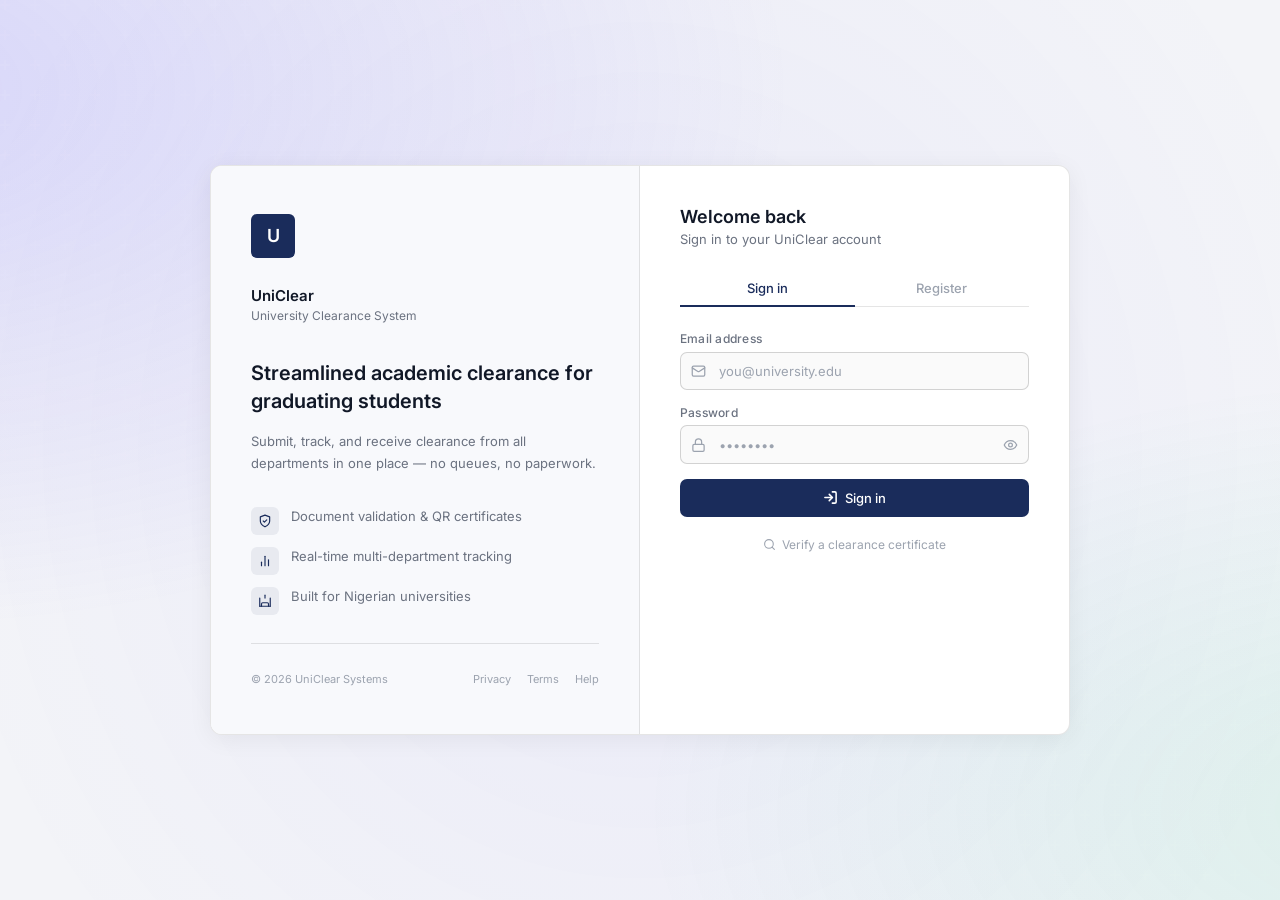
<file: frontend/officer.html>
<!DOCTYPE html>
<html lang="en">
<head>
<meta charset="UTF-8">
<meta name="viewport" content="width=device-width, initial-scale=1.0, maximum-scale=1.0, user-scalable=0">
<title>Officer Dashboard — UniClear</title>
<link rel="preconnect" href="https://fonts.googleapis.com">
<link href="https://fonts.googleapis.com/css2?family=Inter:wght@400;500;600;700&display=swap" rel="stylesheet">
<style>
  *, *::before, *::after { box-sizing: border-box; margin: 0; padding: 0; }

  :root {
    --navy: #1a2c5b;
    --navy-hover: #243f7d;
    --navy-light: rgba(26,44,91,0.05);
    --bg: #f3f4f8;
    --surface: #ffffff;
    --border: #e5e7eb;
    --border-med: #d1d5db;
    --text-primary: #111827;
    --text-secondary: #6b7280;
    --text-muted: #9ca3af;
    --input-bg: #f9fafb;
    
    --success: #059669;
    --success-bg: #ecfdf5;
    --warning: #d97706;
    --warning-bg: #fffbeb;
    --danger: #dc2626;
    --danger-bg: #fef2f2;
    --info: #2563eb;
    --info-bg: #eff6ff;
  }

  html, body {
    height: 100%;
    font-family: 'Inter', sans-serif;
    background: var(--bg);
    color: var(--text-primary);
    overflow: hidden;
  }

  /* Animated background mesh matching light theme */
  .bg-mesh {
    position: fixed; inset: 0; z-index: 0; overflow: hidden; pointer-events: none;
  }
  .bg-mesh::before {
    content: ''; position: absolute; inset: -50%;
    background:
      radial-gradient(ellipse 60% 50% at 20% 30%, rgba(26,44,91,0.03) 0%, transparent 60%),
      radial-gradient(ellipse 50% 40% at 80% 70%, rgba(37,99,235,0.03) 0%, transparent 60%),
      radial-gradient(ellipse 40% 60% at 50% 50%, rgba(5,150,105,0.02) 0%, transparent 70%);
    animation: meshDrift 15s ease-in-out infinite alternate;
  }
  @keyframes meshDrift {
    0% { transform: translate(0,0) scale(1); }
    100% { transform: translate(2%,2%) scale(1.04); }
  }

  .layout { display: flex; height: 100vh; width: 100vw; position: relative; z-index: 1; }

  /* Desktop Sidebar */
  .sidebar {
    width: 260px; background: var(--navy); color: #fff;
    display: flex; flex-direction: column;
    transition: width 0.3s cubic-bezier(0.2, 0.8, 0.2, 1), transform 0.3s ease;
    z-index: 50; flex-shrink: 0; overflow-x: hidden;
  }

  /* Desktop Collapsed State */
  @media (min-width: 901px) {
    .sidebar.collapsed { width: 80px; }
    .sidebar.collapsed .nav-text, 
    .sidebar.collapsed .sidebar-logo span,
    .sidebar.collapsed .sidebar-badge,
    .sidebar.collapsed .sidebar-user-info { display: none; opacity: 0; }
    .sidebar.collapsed .sidebar-logo { justify-content: center; padding: 1.5rem 0; }
    .sidebar.collapsed .sidebar-logo-icon { margin: 0; }
    .sidebar.collapsed .nav-link { justify-content: center; padding: 0.85rem 0; }
    .sidebar.collapsed .nav-icon { margin: 0; }
    .sidebar.collapsed .sidebar-footer { justify-content: center; padding: 1.25rem 0; }
  }

  .sidebar-logo {
    padding: 1.5rem; font-size: 1.25rem; font-weight: 700; letter-spacing: -0.02em;
    display: flex; align-items: center; gap: 0.75rem;
    border-bottom: 1px solid rgba(255,255,255,0.1); white-space: nowrap;
  }
  .sidebar-logo span { color: #8fa9e3; }
  .sidebar-logo-icon {
    width: 32px; height: 32px; background: #fff; color: var(--navy);
    border-radius: 8px; display: flex; align-items: center; justify-content: center;
    font-size: 16px; font-weight: 800; flex-shrink: 0;
  }
  .sidebar-badge {
    background: rgba(255,255,255,0.15); font-size: 10px; padding: 0.2rem 0.5rem; 
    border-radius: 4px; text-transform: uppercase; letter-spacing: 0.05em; font-weight: 600; margin-left: auto;
  }

  nav {
    flex: 1; padding: 1.5rem 1rem; display: flex; flex-direction: column; gap: 0.4rem;
    overflow-y: auto; overflow-x: hidden;
  }

  .nav-link {
    display: flex; align-items: center; gap: 0.85rem; padding: 0.85rem 1rem; border-radius: 8px;
    color: rgba(255,255,255,0.7); font-size: 14px; font-weight: 500;
    cursor: pointer; transition: all 0.2s; white-space: nowrap;
  }
  .nav-link:hover { background: rgba(255,255,255,0.05); color: #fff; }
  .nav-link.active { background: var(--navy-hover); color: #fff; box-shadow: 0 2px 8px rgba(0,0,0,0.2); }
  .nav-icon { display: flex; align-items: center; justify-content: center; width: 20px; height: 20px; flex-shrink: 0; }
  .nav-icon svg { width: 18px; height: 18px; opacity: 0.8; transition: opacity 0.2s; }
  .nav-link.active svg { opacity: 1; }
  .nav-text { transition: opacity 0.2s; }

  .sidebar-footer {
    padding: 1.25rem 1.5rem; border-top: 1px solid rgba(255,255,255,0.1);
    display: flex; align-items: center; gap: 0.85rem; white-space: nowrap; cursor: pointer; transition: background 0.2s;
  }
  .sidebar-footer:hover { background: rgba(255,255,255,0.05); }
  .sidebar-avatar {
    width: 32px; height: 32px; border-radius: 50%; background: rgba(255,255,255,0.1);
    display: flex; align-items: center; justify-content: center;
    font-size: 12px; font-weight: 600; flex-shrink: 0;
  }
  .sidebar-user-info { display: flex; flex-direction: column; overflow: hidden; }
  .sidebar-user-name { font-size: 13px; font-weight: 600; text-overflow: ellipsis; overflow: hidden; }
  .sidebar-user-role { font-size: 11px; color: rgba(255,255,255,0.5); }

  .main-content { flex: 1; display: flex; flex-direction: column; min-width: 0; background: var(--bg); }

  .topbar {
    height: 72px; background: var(--surface); border-bottom: 1px solid var(--border);
    display: flex; align-items: center; justify-content: space-between;
    padding: 0 2rem; flex-shrink: 0; z-index: 40;
  }

  .topbar-left { display: flex; align-items: center; gap: 1rem; }
  
  .hamburger {
    background: var(--input-bg); border: 1px solid var(--border); border-radius: 6px;
    color: var(--text-secondary); cursor: pointer; padding: 0.5rem;
    display: flex; align-items: center; justify-content: center; transition: all 0.2s;
  }
  .hamburger:hover { background: var(--surface); color: var(--text-primary); border-color: var(--border-med); }
  .hamburger svg { width: 18px; height: 18px; }

  .page-title-top { font-size: 16px; font-weight: 600; color: var(--text-primary); }

  .topbar-right { display: flex; align-items: center; gap: 1rem; }
  
  .btn-outline {
    background: var(--surface); border: 1px solid var(--border); border-radius: 8px;
    padding: 0.55rem 0.85rem; font-size: 13px; font-weight: 500; font-family: 'Inter', sans-serif;
    color: var(--text-primary); cursor: pointer; transition: all 0.2s;
    display: inline-flex; align-items: center; gap: 0.4rem; box-shadow: 0 1px 2px rgba(0,0,0,0.02);
  }
  .btn-outline:hover { background: var(--input-bg); border-color: var(--border-med); }
  .btn-outline svg { width: 14px; height: 14px; }

  .main-scroll { flex: 1; overflow-y: auto; overflow-x: hidden; padding: 2rem; scroll-behavior: smooth; }
  .content-max { max-width: 1200px; margin: 0 auto; }

  .page { display: none; animation: fadeIn 0.3s ease; }
  .page.active { display: block; }
  @keyframes fadeIn { from { opacity: 0; transform: translateY(5px); } to { opacity: 1; transform: translateY(0); } }

  .page-header { margin-bottom: 1.5rem; display: flex; align-items: center; justify-content: space-between; flex-wrap: wrap; gap: 1rem; }
  .page-title { font-size: 24px; font-weight: 600; color: var(--text-primary); letter-spacing: -0.02em; margin-bottom: 0.25rem; }
  .page-sub { font-size: 14px; color: var(--text-secondary); }

  /* KPI Cards */
  .kpi-grid { display: grid; grid-template-columns: repeat(auto-fit, minmax(200px, 1fr)); gap: 1rem; margin-bottom: 1.5rem; }
  .kpi-card {
    background: var(--surface); border: 1px solid var(--border); border-radius: 12px;
    padding: 1.25rem; display: flex; align-items: center; gap: 1rem; box-shadow: 0 1px 3px rgba(0,0,0,0.02);
  }
  .kpi-icon { width: 44px; height: 44px; border-radius: 10px; display: flex; align-items: center; justify-content: center; flex-shrink: 0; }
  .kpi-icon svg { width: 20px; height: 20px; }
  .kpi-icon.blue { background: var(--info-bg); color: var(--info); }
  .kpi-icon.amber { background: var(--warning-bg); color: var(--warning); }
  .kpi-icon.green { background: var(--success-bg); color: var(--success); }
  
  .kpi-info { flex: 1; }
  .kpi-val { font-size: 22px; font-weight: 600; color: var(--text-primary); line-height: 1.2; }
  .kpi-lbl { font-size: 13px; font-weight: 500; color: var(--text-secondary); }

  /* Toolbar / Filters */
  .toolbar {
    display: flex; flex-wrap: wrap; gap: 1rem; align-items: center; justify-content: space-between;
    background: var(--surface); padding: 1rem; border: 1px solid var(--border); border-radius: 12px; margin-bottom: 1rem;
    box-shadow: 0 1px 3px rgba(0,0,0,0.02);
  }
  .search-box { position: relative; flex: 1; min-width: 250px; max-width: 400px; }
  .search-box svg { position: absolute; left: 0.85rem; top: 50%; transform: translateY(-50%); width: 16px; height: 16px; color: var(--text-muted); }
  .search-box input {
    width: 100%; padding: 0.6rem 1rem 0.6rem 2.25rem; border: 1px solid var(--border); border-radius: 8px;
    font-size: 13px; font-family: 'Inter', sans-serif; background: var(--input-bg); outline: none; transition: all 0.2s;
  }
  .search-box input:focus { border-color: var(--navy); box-shadow: 0 0 0 3px var(--navy-light); background: #fff; }

  .filter-group { display: flex; gap: 0.5rem; align-items: center; }
  .filter-select {
    padding: 0.6rem 2.25rem 0.6rem 0.85rem; border: 1px solid var(--border); border-radius: 8px;
    font-size: 13px; font-weight: 500; color: var(--text-primary); background: var(--surface); cursor: pointer; outline: none;
    appearance: none; background-image: url("data:image/svg+xml,%3Csvg xmlns='http://www.w3.org/2000/svg' width='12' height='12' viewBox='0 0 24 24' fill='none' stroke='%236b7280' stroke-width='2' stroke-linecap='round' stroke-linejoin='round'%3E%3Cpolyline points='6 9 12 15 18 9'/%3E%3C/svg%3E");
    background-repeat: no-repeat; background-position: right 0.75rem center;
  }
  .filter-select:focus { border-color: var(--navy); }

  .table-container {
    background: var(--surface); border: 1px solid var(--border); border-radius: 12px;
    overflow: hidden; box-shadow: 0 1px 3px rgba(0,0,0,0.02);
  }
  .table-wrapper { overflow-x: auto; }
  table { width: 100%; border-collapse: collapse; text-align: left; }
  th, td { padding: 1rem 1.25rem; border-bottom: 1px solid var(--border); font-size: 13px; }
  th { background: var(--input-bg); font-weight: 600; color: var(--text-secondary); text-transform: uppercase; letter-spacing: 0.05em; font-size: 11px; white-space: nowrap; }
  tbody tr { transition: background 0.2s; }
  tbody tr:hover { background: var(--input-bg); }
  tbody tr:last-child td { border-bottom: none; }

  .td-student { display: flex; align-items: center; gap: 0.85rem; min-width: 220px; }
  .td-avatar { width: 32px; height: 32px; border-radius: 8px; background: var(--navy-light); color: var(--navy); display: flex; align-items: center; justify-content: center; font-weight: 600; font-size: 12px; flex-shrink: 0; }
  .td-name { font-weight: 600; color: var(--text-primary); display: block; margin-bottom: 0.15rem; }
  .td-matric { font-family: 'Inter', monospace; font-size: 11px; color: var(--text-secondary); }

  .td-docs { display: flex; align-items: center; gap: 0.4rem; color: var(--text-secondary); }
  .td-docs svg { width: 14px; height: 14px; }

  .btn-review {
    padding: 0.4rem 0.85rem; border-radius: 6px; font-size: 12px; font-weight: 600; background: var(--navy); color: #fff;
    border: none; cursor: pointer; transition: background 0.2s; white-space: nowrap;
  }
  .btn-review:hover { background: var(--navy-hover); }

  /* Utilities */
  .badge {
    padding: 0.25rem 0.6rem; border-radius: 100px; font-size: 11px; font-weight: 600;
    display: inline-flex; align-items: center; gap: 0.35rem; text-transform: uppercase; letter-spacing: 0.04em; white-space: nowrap;
  }
  .badge-danger { background: var(--danger-bg); color: var(--danger); border: 1px solid #fecaca; }
  .badge-success { background: var(--success-bg); color: var(--success); border: 1px solid #bbf7d0; }
  .badge-warning { background: var(--warning-bg); color: var(--warning); border: 1px solid #fde68a; }
  .badge-info { background: var(--info-bg); color: var(--info); border: 1px solid #bfdbfe; }
  .badge svg { width: 12px; height: 12px; }

  .risk-bar-mini { width: 60px; height: 4px; background: var(--border); border-radius: 2px; overflow: hidden; display: inline-block; vertical-align: middle; margin-left: 0.5rem; }
  .risk-fill-mini { height: 100%; border-radius: 2px; }

  /* ── REVIEW MODAL STYLES ── */
  .modal-overlay {
    position: fixed; inset: 0; background: rgba(17, 24, 39, 0.4); backdrop-filter: blur(6px); -webkit-backdrop-filter: blur(6px);
    z-index: 1000; display: none; align-items: center; justify-content: center; padding: 1rem; opacity: 0; transition: opacity 0.3s ease;
  }
  .modal-overlay.active { display: flex; opacity: 1; }
  
  .modal {
    background: var(--surface); border: 1px solid var(--border); border-radius: 20px;
    width: 100%; max-width: 720px; max-height: 90vh; display: flex; flex-direction: column;
    box-shadow: 0 25px 50px -12px rgba(0,0,0,0.25);
    transform: translateY(20px) scale(0.98); opacity: 0; transition: all 0.3s cubic-bezier(0.16, 1, 0.3, 1);
  }
  .modal-overlay.active .modal { transform: translateY(0) scale(1); opacity: 1; }
  
  .modal-header { padding: 1.5rem 2rem; border-bottom: 1px solid var(--border); display: flex; justify-content: space-between; align-items: center; background: var(--surface); border-top-left-radius: 20px; border-top-right-radius: 20px; }
  .modal-title { font-size: 1.25rem; font-weight: 600; color: var(--text-primary); display: flex; align-items: center; gap: 0.75rem; }
  .modal-subtitle { font-size: 12px; color: var(--text-secondary); background: var(--input-bg); border: 1px solid var(--border); padding: 0.2rem 0.6rem; border-radius: 6px; font-family: 'Inter', monospace; font-weight: 500; }
  .modal-close { background: var(--input-bg); border: 1px solid var(--border); color: var(--text-muted); cursor: pointer; padding: 0.4rem; border-radius: 8px; transition: all 0.2s; display: flex; align-items: center; justify-content: center; }
  .modal-close:hover { color: var(--text-primary); background: var(--border); }
  .modal-close svg { width: 18px; height: 18px; }
  
  .modal-body { padding: 2rem; overflow-y: auto; flex: 1; background: var(--bg); }
  
  .doc-card {
    background: var(--surface); border: 1px solid var(--border); border-radius: 12px;
    margin-bottom: 1.25rem; box-shadow: 0 1px 3px rgba(0,0,0,0.03); overflow: hidden;
  }
  .doc-header {
    padding: 1rem 1.25rem; background: var(--input-bg); border-bottom: 1px solid var(--border);
    display: flex; justify-content: space-between; align-items: center;
  }
  .doc-body { padding: 1.25rem; }
  .doc-summary {
    background: var(--info-bg); border: 1px solid #bfdbfe; color: #1e3a8a;
    padding: 1rem; border-radius: 8px; font-size: 13px; line-height: 1.6; margin-bottom: 1rem;
  }
  .doc-flags {
    display: flex; gap: 0.75rem; background: var(--warning-bg); border: 1px solid #fde68a;
    color: #92400e; padding: 1rem; border-radius: 8px; font-size: 13px; margin-bottom: 1rem; align-items: flex-start;
  }
  .doc-flags svg { color: var(--warning); width: 18px; height: 18px; margin-top: 0.1rem; flex-shrink: 0; }
  
  .doc-risk-row {
    display: flex; justify-content: space-between; align-items: center; font-size: 11px; font-weight: 600;
    text-transform: uppercase; letter-spacing: 0.05em; color: var(--text-secondary); margin-bottom: 0.5rem;
  }
  
  .modal-footer { padding: 1.5rem 2rem; border-top: 1px solid var(--border); background: var(--surface); border-bottom-left-radius: 20px; border-bottom-right-radius: 20px; }
  
  .form-group { margin-bottom: 1.25rem; }
  .form-label { display: block; font-size: 12px; font-weight: 600; color: var(--text-secondary); margin-bottom: 0.5rem; text-transform: uppercase; letter-spacing: 0.05em; }
  .form-textarea {
    width: 100%; padding: 0.85rem 1rem; background: var(--input-bg); border: 1px solid var(--border-med);
    border-radius: 10px; font-size: 13px; font-family: 'Inter', sans-serif; color: var(--text-primary); outline: none;
    transition: all 0.2s; resize: vertical; min-height: 80px; box-shadow: inset 0 1px 2px rgba(0,0,0,0.02);
  }
  .form-textarea:focus { border-color: var(--navy); box-shadow: 0 0 0 3px var(--navy-light), inset 0 1px 2px rgba(0,0,0,0.02); background: #fff; }

  .modal-actions { display: flex; gap: 1rem; justify-content: flex-end; }
  .btn {
    padding: 0.75rem 1.25rem; border-radius: 8px; font-size: 13px; font-weight: 500; font-family: 'Inter', sans-serif;
    cursor: pointer; display: inline-flex; align-items: center; justify-content: center; gap: 0.5rem; transition: all 0.2s; border: none; outline: none;
  }
  .btn-success { background: var(--success); color: #fff; box-shadow: 0 4px 12px rgba(5,150,105,0.15); }
  .btn-success:hover { background: #047857; transform: translateY(-1px); box-shadow: 0 6px 16px rgba(5,150,105,0.2); }
  .btn-danger { background: var(--surface); color: var(--danger); border: 1px solid #fecaca; }
  .btn-danger:hover { background: var(--danger-bg); border-color: #fca5a5; }

  /* Chat Box */
  .chat-container { display: flex; flex-direction: column; gap: 1rem; height: 450px; }
  .chat-history { flex: 1; overflow-y: auto; padding-right: 0.5rem; display: flex; flex-direction: column; gap: 1rem; }
  .chat-msg { max-width: 85%; padding: 0.85rem 1.25rem; border-radius: 12px; font-size: 13px; line-height: 1.5; }
  .msg-ai { background: var(--bg); border: 1px solid var(--border); color: var(--text-primary); align-self: flex-start; border-bottom-left-radius: 4px; }
  .msg-user { background: var(--navy); color: #fff; align-self: flex-end; border-bottom-right-radius: 4px; box-shadow: 0 4px 12px rgba(26,44,91,0.15); }
  .chat-input-area { display: flex; gap: 0.5rem; margin-top: 0.5rem; }
  .chat-input { flex: 1; padding: 0.75rem 1rem; background: var(--input-bg); border: 1px solid var(--border-med); border-radius: 8px; font-size: 13px; color: var(--text-primary); outline: none; transition: border-color 0.2s; }
  .chat-input:focus { border-color: var(--navy); box-shadow: 0 0 0 3px var(--navy-light); background: #fff; }

  /* Toast & Utilities */
  #toast-container { position: fixed; bottom: 2rem; right: 2rem; z-index: 9999; display: flex; flex-direction: column; gap: 0.75rem; }
  .toast { display: flex; align-items: center; gap: 0.75rem; padding: 1rem 1.25rem; border-radius: 10px; font-size: 13px; font-weight: 500; background: var(--surface); border: 1px solid var(--border); box-shadow: 0 12px 32px rgba(0,0,0,0.1); animation: slideIn 0.3s cubic-bezier(0.16, 1, 0.3, 1); max-width: 350px; }
  .toast.success { border-left: 4px solid var(--success); }
  .toast.error { border-left: 4px solid var(--danger); }
  @keyframes slideIn { from { transform: translateX(110%); opacity: 0; } to { transform: translateX(0); opacity: 1; } }

  .spinner-svg { animation: spin 1s linear infinite; width: 18px; height: 18px; color: currentColor; }
  @keyframes spin { 100% { transform: rotate(360deg); } }

  .sidebar-overlay { display: none; position: fixed; inset: 0; background: rgba(0,0,0,0.5); z-index: 40; opacity: 0; transition: opacity 0.3s; }
  
  @media (max-width: 900px) {
    .sidebar { position: fixed; left: -280px; top: 0; bottom: 0; width: 280px; box-shadow: 4px 0 24px rgba(0,0,0,0.1); }
    .sidebar.open { left: 0; transform: none; width: 280px; }
    .sidebar.open ~ .sidebar-overlay { display: block; opacity: 1; }
    .sidebar.collapsed { width: 280px; left: -280px; } /* Reset collapse logic for mobile */
    .sidebar-logo span, .nav-text, .sidebar-badge, .sidebar-user-info { display: block !important; opacity: 1 !important; }
    .sidebar-logo { justify-content: flex-start !important; }
    .nav-link { justify-content: flex-start !important; }
    .sidebar-footer { justify-content: flex-start !important; }
  }

  @media (max-width: 768px) {
    .toolbar { flex-direction: column; align-items: stretch; }
    .search-box { max-width: 100%; }
    .filter-group { width: 100%; }
    .filter-select { flex: 1; }
  }

  @media (max-width: 600px) {
    .main-scroll { padding: 1.5rem 1rem; }
    .kpi-grid { grid-template-columns: 1fr; }
    .modal { border-radius: 0; max-height: 100vh; height: 100vh; }
    .modal-header, .modal-footer { border-radius: 0; }
  }
</style>
</head>
<body>

<div class="bg-mesh"></div>

<div class="layout">
  
  <!-- Sidebar Overlay (Mobile) -->
  <div class="sidebar-overlay" id="sidebar-overlay" onclick="toggleSidebar()"></div>

  <!-- ── SIDEBAR ── -->
  <aside class="sidebar" id="sidebar">
    <div class="sidebar-logo">
      <div class="sidebar-logo-icon">U</div>
      <span>UniClear</span>
      <span class="sidebar-badge">Officer</span>
    </div>
    
    <nav>
      <a class="nav-link active" onclick="showPage('queue')" id="nav-queue">
        <div class="nav-icon"><svg viewBox="0 0 24 24" fill="none" stroke="currentColor" stroke-width="2" stroke-linecap="round" stroke-linejoin="round"><path d="M14 2H6a2 2 0 0 0-2 2v16a2 2 0 0 0 2 2h12a2 2 0 0 0 2-2V8z"/><polyline points="14 2 14 8 20 8"/><line x1="16" y1="13" x2="8" y2="13"/><line x1="16" y1="17" x2="8" y2="17"/><polyline points="10 9 9 9 8 9"/></svg></div>
        <span class="nav-text">Queue Management</span>
      </a>
      <a class="nav-link" onclick="showPage('chat')" id="nav-chat">
        <div class="nav-icon"><svg viewBox="0 0 24 24" fill="none" stroke="currentColor" stroke-width="2" stroke-linecap="round" stroke-linejoin="round"><path d="M21 15a2 2 0 0 1-2 2H7l-4 4V5a2 2 0 0 1 2-2h14a2 2 0 0 1 2 2z"/></svg></div>
        <span class="nav-text">AI Assistant</span>
      </a>
    </nav>
    
    <div class="sidebar-footer" onclick="logout()">
      <div class="sidebar-avatar" id="sidebar-avatar">OF</div>
      <div class="sidebar-user-info">
        <span class="sidebar-user-name" id="sidebar-name">Loading...</span>
        <span class="sidebar-user-role">Sign Out</span>
      </div>
    </div>
  </aside>

  <!-- ── MAIN CONTENT ── -->
  <div class="main-content">
    
    <!-- Topbar -->
    <header class="topbar">
      <div class="topbar-left">
        <button class="hamburger" onclick="toggleSidebar()">
          <svg viewBox="0 0 24 24" fill="none" stroke="currentColor" stroke-width="2" stroke-linecap="round" stroke-linejoin="round"><line x1="4" x2="20" y1="12" y2="12"/><line x1="4" x2="20" y1="6" y2="6"/><line x1="4" x2="20" y1="18" y2="18"/></svg>
        </button>
        <span class="page-title-top" id="page-title">Queue Management</span>
      </div>
      
      <div class="topbar-right">
        <button class="btn-outline" onclick="loadQueue()">
          <svg viewBox="0 0 24 24" fill="none" stroke="currentColor" stroke-width="2" stroke-linecap="round" stroke-linejoin="round"><path d="M3 12a9 9 0 1 0 9-9 9.75 9.75 0 0 0-6.74 2.74L3 8"/><path d="M3 3v5h5"/></svg>
          <span class="hide-mobile">Refresh</span>
        </button>
      </div>
    </header>

    <!-- Scrollable Area -->
    <main class="main-scroll" id="main-scroll">
      <div class="content-max">
        
        <!-- ── QUEUE PAGE ── -->
        <div class="page active" id="page-queue">
          <div class="page-header">
            <div>
              <h1 class="page-title">Clearance Queue</h1>
              <p class="page-sub">Review and process high-volume student clearance requests.</p>
            </div>
          </div>
          
          <!-- KPI Summary -->
          <div class="kpi-grid">
            <div class="kpi-card">
              <div class="kpi-icon blue"><svg viewBox="0 0 24 24" fill="none" stroke="currentColor" stroke-width="2" stroke-linecap="round" stroke-linejoin="round"><path d="M14 2H6a2 2 0 0 0-2 2v16a2 2 0 0 0 2 2h12a2 2 0 0 0 2-2V8z"/><polyline points="14 2 14 8 20 8"/><line x1="16" y1="13" x2="8" y2="13"/><line x1="16" y1="17" x2="8" y2="17"/><polyline points="10 9 9 9 8 9"/></svg></div>
              <div class="kpi-info">
                <div class="kpi-val" id="kpi-total">—</div>
                <div class="kpi-lbl">Pending Review</div>
              </div>
            </div>
            <div class="kpi-card">
              <div class="kpi-icon amber"><svg viewBox="0 0 24 24" fill="none" stroke="currentColor" stroke-width="2" stroke-linecap="round" stroke-linejoin="round"><circle cx="12" cy="12" r="10"/><line x1="12" y1="8" x2="12" y2="12"/><line x1="12" y1="16" x2="12.01" y2="16"/></svg></div>
              <div class="kpi-info">
                <div class="kpi-val" id="kpi-high-risk">—</div>
                <div class="kpi-lbl">High Risk Flags</div>
              </div>
            </div>
            <div class="kpi-card">
              <div class="kpi-icon green"><svg viewBox="0 0 24 24" fill="none" stroke="currentColor" stroke-width="2" stroke-linecap="round" stroke-linejoin="round"><polyline points="20 6 9 17 4 12"/></svg></div>
              <div class="kpi-info">
                <div class="kpi-val" id="kpi-processed">—</div>
                <div class="kpi-lbl">Processed Today</div>
              </div>
            </div>
          </div>
          
          <!-- Toolbar / Filters -->
          <div class="toolbar">
            <div class="search-box">
              <svg viewBox="0 0 24 24" fill="none" stroke="currentColor" stroke-width="2" stroke-linecap="round" stroke-linejoin="round"><circle cx="11" cy="11" r="8"/><path d="m21 21-4.3-4.3"/></svg>
              <input type="text" id="search-input" placeholder="Search by name or matric number..." onkeyup="filterTable()">
            </div>
            <div class="filter-group">
              <select class="filter-select" id="risk-filter" onchange="filterTable()">
                <option value="all">All Risk Levels</option>
                <option value="high">High Risk (AI Flagged)</option>
                <option value="low">Low Risk</option>
              </select>
              <select class="filter-select" id="sort-filter" onchange="filterTable()">
                <option value="newest">Newest First</option>
                <option value="oldest">Oldest First</option>
              </select>
            </div>
          </div>

          <!-- High Density Table -->
          <div class="table-container">
            <div class="table-wrapper">
              <table id="queue-table">
                <thead>
                  <tr>
                    <th>Student Info</th>
                    <th>Submission Details</th>
                    <th>AI Risk Assessment</th>
                    <th style="text-align:right;">Action</th>
                  </tr>
                </thead>
                <tbody id="queue-body">
                  <tr>
                    <td colspan="4" style="text-align:center; padding:3rem; color:var(--text-muted);">
                      <div class="spinner-svg" style="width:24px; height:24px; margin: 0 auto 0.75rem; color:var(--navy);"></div>
                      Loading queue data...
                    </td>
                  </tr>
                </tbody>
              </table>
            </div>
          </div>
        </div>

        <!-- ── AI CHAT PAGE ── -->
        <div class="page" id="page-chat">
          <div class="page-header">
            <div>
              <h1 class="page-title">Officer AI Assistant</h1>
              <p class="page-sub">Automated support for review queue analysis.</p>
            </div>
          </div>
          
          <div class="card" style="max-width: 800px; padding:0; overflow:hidden; border-radius:12px; box-shadow: 0 4px 20px rgba(0,0,0,0.03);">
            <div style="padding:1.25rem 1.5rem; border-bottom:1px solid var(--border); background:var(--surface); display:flex; align-items:center; gap:1rem;">
              <div style="width:36px; height:36px; background:var(--navy); border-radius:8px; display:flex; align-items:center; justify-content:center; color:#fff;">
                <svg viewBox="0 0 24 24" fill="none" stroke="currentColor" stroke-width="2" stroke-linecap="round" stroke-linejoin="round" style="width:18px;height:18px;"><path d="M12 8V4H8"/><rect width="16" height="12" x="4" y="8" rx="2"/><path d="M2 14h2"/><path d="M20 14h2"/><path d="M15 13v2"/><path d="M9 13v2"/></svg>
              </div>
              <div>
                <h2 style="margin:0; font-size:15px; font-weight:600; color:var(--text-primary);">UniClear Intelligence</h2>
                <p style="margin:0; font-size:12px; color:var(--text-secondary);">Always active</p>
              </div>
            </div>
            
            <div style="padding:1.5rem; background:var(--surface);">
              <div class="chat-container">
                <div class="chat-history" id="chat-box">
                  <div class="chat-msg msg-ai">
                    Hello! I can help you filter large queues, summarize flagged documents, or clarify specific university clearance policies. How can I assist?
                  </div>
                </div>
                <div class="chat-input-area">
                  <input type="text" class="chat-input" id="chat-input" placeholder="Ask the AI engine..." onkeydown="if(event.key==='Enter') sendChat()">
                  <button class="btn btn-primary" onclick="sendChat()" style="padding: 0 1.25rem; border-radius:8px;">
                    <svg viewBox="0 0 24 24" fill="none" stroke="currentColor" stroke-width="2" stroke-linecap="round" stroke-linejoin="round" style="margin-left:2px;"><line x1="22" y1="2" x2="11" y2="13"/><polygon points="22 2 15 22 11 13 2 9 22 2"/></svg>
                  </button>
                </div>
              </div>
            </div>
          </div>
        </div>

      </div>
    </main>
  </div>
</div>

<!-- ── REVIEW MODAL ── -->
<div class="modal-overlay" id="review-modal">
  <div class="modal">
    <div class="modal-header">
      <div class="modal-title" id="modal-title">
        Review Clearance
        <span class="modal-subtitle" id="modal-subtitle"></span>
      </div>
      <button class="modal-close" onclick="closeModal()">
        <svg viewBox="0 0 24 24" fill="none" stroke="currentColor" stroke-width="2" stroke-linecap="round" stroke-linejoin="round"><line x1="18" y1="6" x2="6" y2="18"/><line x1="6" y1="6" x2="18" y2="18"/></svg>
      </button>
    </div>
    
    <div class="modal-body" id="modal-content">
      <!-- Dynamic Content -->
    </div>
    
    <div class="modal-footer">
      <div class="form-group">
        <label class="form-label">Evaluator Remarks (Optional)</label>
        <textarea class="form-textarea" id="modal-remarks" placeholder="Add specific notes, reasons for rejection, or internal memo..."></textarea>
      </div>
      <div class="modal-actions">
        <button class="btn btn-danger" onclick="decide('rejected')">
          <svg viewBox="0 0 24 24" fill="none" stroke="currentColor" stroke-width="2" stroke-linecap="round" stroke-linejoin="round"><line x1="18" y1="6" x2="6" y2="18"/><line x1="6" y1="6" x2="18" y2="18"/></svg>
          Reject Clearance
        </button>
        <button class="btn btn-success" onclick="decide('approved')">
          <svg viewBox="0 0 24 24" fill="none" stroke="currentColor" stroke-width="2.5" stroke-linecap="round" stroke-linejoin="round"><polyline points="20 6 9 17 4 12"/></svg>
          Approve Clearance
        </button>
      </div>
    </div>
  </div>
</div>

<div id="toast-container"></div>

<script src="shared.js"></script>
<script>
// --- Pro SaaS SVGs ---
const svgs = {
  check: `<svg viewBox="0 0 24 24" fill="none" stroke="currentColor" stroke-width="2.5" stroke-linecap="round" stroke-linejoin="round"><polyline points="20 6 9 17 4 12"/></svg>`,
  x: `<svg viewBox="0 0 24 24" fill="none" stroke="currentColor" stroke-width="2.5" stroke-linecap="round" stroke-linejoin="round"><line x1="18" y1="6" x2="6" y2="18"/><line x1="6" y1="6" x2="18" y2="18"/></svg>`,
  alert: `<svg viewBox="0 0 24 24" fill="none" stroke="currentColor" stroke-width="2.5" stroke-linecap="round" stroke-linejoin="round"><circle cx="12" cy="12" r="10"/><line x1="12" y1="8" x2="12" y2="12"/><line x1="12" y1="16" x2="12.01" y2="16"/></svg>`,
  file: `<svg viewBox="0 0 24 24" fill="none" stroke="currentColor" stroke-width="2" stroke-linecap="round" stroke-linejoin="round"><path d="M14 2H6a2 2 0 0 0-2 2v16a2 2 0 0 0 2 2h12a2 2 0 0 0 2-2V8z"/><polyline points="14 2 14 8 20 8"/><line x1="16" y1="13" x2="8" y2="13"/><line x1="16" y1="17" x2="8" y2="17"/><polyline points="10 9 9 9 8 9"/></svg>`,
  spinner: `<svg class="spinner-svg" viewBox="0 0 24 24" fill="none" stroke="currentColor" stroke-width="2.5" stroke-linecap="round" stroke-linejoin="round"><line x1="12" y1="2" x2="12" y2="6"/><line x1="12" y1="18" x2="12" y2="22"/><line x1="4.93" y1="4.93" x2="7.76" y2="7.76"/><line x1="16.24" y1="16.24" x2="19.07" y2="19.07"/><line x1="2" y1="12" x2="6" y2="12"/><line x1="18" y1="12" x2="22" y2="12"/><line x1="4.93" y1="19.07" x2="7.76" y2="16.24"/><line x1="16.24" y1="7.76" x2="19.07" y2="4.93"/></svg>`
};

function toast(msg, type) {
  const c = document.getElementById('toast-container');
  const t = document.createElement('div');
  t.className = `toast ${type}`;
  const icon = type === 'success' ? `<span style="color:var(--success)">${svgs.check}</span>` : `<span style="color:var(--danger)">${svgs.x}</span>`;
  t.innerHTML = `<div style="width:16px;height:16px;display:flex;align-items:center;">${icon}</div> <span>${msg}</span>`;
  c.appendChild(t);
  setTimeout(() => t.remove(), 4000);
}

// ── Global State ──
let chatHistory = [];
let activeStageId = null;
let masterQueueData = []; // Store for client-side filtering
let processedCount = 0; // Mock stat

// ── Sidebar Logic ──
function toggleSidebar() {
  const sidebar = document.getElementById('sidebar');
  if (window.innerWidth <= 901) {
    sidebar.classList.toggle('open');
    document.getElementById('sidebar-overlay').classList.toggle('active');
    sidebar.classList.remove('collapsed');
  } else {
    sidebar.classList.toggle('collapsed');
    sidebar.classList.remove('open');
  }
}

window.addEventListener('resize', () => {
  if (window.innerWidth > 901) {
    document.getElementById('sidebar').classList.remove('open');
    document.getElementById('sidebar-overlay').classList.remove('active');
  } else {
    document.getElementById('sidebar').classList.remove('collapsed');
  }
});

// ── Init ──
(async function init() {
  try { if (typeof requireAuth === 'function' && !requireAuth('officer')) return; } catch(e){}
  
  const userStr = localStorage.getItem('user');
  if (!userStr) return; 
  const user = JSON.parse(userStr);

  document.getElementById('sidebar-name').textContent = user.full_name;
  const initials = user.full_name.split(' ').map(n => n[0]).join('').substring(0,2).toUpperCase();
  document.getElementById('sidebar-avatar').textContent = initials;

  await loadQueue();
})();

// ── Navigation ──
function showPage(name) {
  document.querySelectorAll('.page').forEach(p => p.classList.remove('active'));
  document.getElementById('page-' + name).classList.add('active');
  
  document.querySelectorAll('.nav-link').forEach(l => l.classList.remove('active'));
  document.getElementById('nav-' + name).classList.add('active');
  
  document.getElementById('page-title').textContent = name === 'queue' ? 'Queue Management' : 'AI Assistant';
  
  if (window.innerWidth <= 901) {
    document.getElementById('sidebar').classList.remove('open');
    document.getElementById('sidebar-overlay').classList.remove('active');
  }
}

// ── Data Loading & Table Rendering ──
function riskColor(score) {
  if (score < 30) return 'var(--success)';
  if (score < 70) return 'var(--warning)';
  return 'var(--danger)';
}

async function loadQueue() {
  const tbody = document.getElementById('queue-body');
  tbody.innerHTML = `<tr><td colspan="4" style="text-align:center; padding:3rem; color:var(--text-muted);"><div class="spinner-svg" style="width:24px; height:24px; margin: 0 auto 0.75rem; color:var(--navy);"></div>Fetching queue data...</td></tr>`;

  let data = null;
  try { data = await apiFetch('/api/officer/pending'); } catch(e) {}
  
  // High-volume mock data generation if API fails
  if (!data || !data.pending) {
    const mockNames = ["Chukwuemeka Obi", "Aisha Bello", "Tunde Bakare", "Ngozi Eze", "Femi Coker", "Zainab Ali", "Ibrahim Musa", "Grace Okafor"];
    const mockDepts = ["Computer Science", "Accounting", "Mechanical Eng", "Law", "Economics"];
    let mockPending = [];
    
    // Generate 45 items to simulate stress
    for(let i=1; i<=45; i++) {
      let r = Math.floor(Math.random() * 100);
      mockPending.push({
        stage_id: "s" + i,
        student_name: mockNames[i % mockNames.length] + (i > 7 ? ` ${i}` : ''),
        matric_number: `MAT/22/${1000 + i}`,
        department: mockDepts[i % mockDepts.length],
        submitted_at: new Date(Date.now() - Math.random() * 10000000000).toISOString(),
        risk_score: r,
        documents: [{type:"clearance_form", ai_result:{risk_score: r, recommendation: r>60?"REJECT":"APPROVE", summary:"Auto generated summary."}}]
      });
    }
    data = { pending: mockPending };
  }

  masterQueueData = data.pending;
  
  // Update KPIs
  document.getElementById('kpi-total').textContent = masterQueueData.length;
  document.getElementById('kpi-high-risk').textContent = masterQueueData.filter(i => (i.risk_score || 0) >= 60).length;
  document.getElementById('kpi-processed').textContent = processedCount;

  filterTable(); // Render table
}

function filterTable() {
  const searchQuery = document.getElementById('search-input').value.toLowerCase();
  const riskFilter = document.getElementById('risk-filter').value;
  const sortFilter = document.getElementById('sort-filter').value;
  
  let filtered = masterQueueData.filter(item => {
    const matchSearch = item.student_name.toLowerCase().includes(searchQuery) || item.matric_number.toLowerCase().includes(searchQuery);
    let matchRisk = true;
    const rScore = item.risk_score || 0;
    if (riskFilter === 'high') matchRisk = rScore >= 60;
    if (riskFilter === 'low') matchRisk = rScore < 60;
    return matchSearch && matchRisk;
  });

  filtered.sort((a, b) => {
    const dateA = new Date(a.submitted_at).getTime();
    const dateB = new Date(b.submitted_at).getTime();
    return sortFilter === 'newest' ? dateB - dateA : dateA - dateB;
  });

  renderTable(filtered);
}

function renderTable(dataArray) {
  const tbody = document.getElementById('queue-body');
  
  if (dataArray.length === 0) {
    tbody.innerHTML = `<tr><td colspan="4" style="text-align:center; padding:3rem; color:var(--text-muted);">No records match your filters.</td></tr>`;
    return;
  }

  let html = '';
  dataArray.forEach(item => {
    const risk = item.risk_score || 0;
    const rc = riskColor(risk);
    const initials = item.student_name.split(' ').map(n=>n[0]).join('').substring(0,2).toUpperCase();
    
    // Determine AI recommendation string from first doc for table preview
    let aiRec = "Pending";
    if (item.documents && item.documents[0] && item.documents[0].ai_result) {
      aiRec = item.documents[0].ai_result.recommendation || "Pending";
    }
    
    let badgeClass = 'badge-info';
    if(aiRec === 'APPROVE') badgeClass = 'badge-success';
    if(aiRec === 'REJECT') badgeClass = 'badge-danger';

    html += `
      <tr>
        <td>
          <div class="td-student">
            <div class="td-avatar">${initials}</div>
            <div>
              <span class="td-name">${item.student_name}</span>
              <span class="td-matric">${item.matric_number}</span>
            </div>
          </div>
        </td>
        <td>
          <div style="color:var(--text-primary); font-weight:500; margin-bottom:0.15rem;">${item.department}</div>
          <div class="td-docs">
            ${svgs.file} ${item.documents.length} doc(s) • ${new Date(item.submitted_at).toLocaleDateString()}
          </div>
        </td>
        <td>
          <div style="display:flex; align-items:center; gap:0.75rem;">
            <span class="badge ${badgeClass}">${aiRec === 'REJECT' ? svgs.alert : ''} ${aiRec}</span>
            <div style="display:flex; align-items:center; font-size:12px; font-weight:600; color:${rc};">
              ${risk}% <div class="risk-bar-mini"><div class="risk-fill-mini" style="width:${risk}%; background:${rc};"></div></div>
            </div>
          </div>
        </td>
        <td style="text-align:right;">
          <button class="btn-review" onclick='openModal("${item.stage_id}", ${JSON.stringify(item.student_name)}, "${item.matric_number}", ${JSON.stringify(item.documents)})'>
            Review
          </button>
        </td>
      </tr>`;
  });
  
  tbody.innerHTML = html;
}

// ── Modal Logic ──
function openModal(stageId, name, matric, docs) {
  activeStageId = stageId;
  document.getElementById('modal-title').innerHTML = `Reviewing: ${name} <span class="modal-subtitle">${matric}</span>`;
  document.getElementById('modal-remarks').value = '';

  let html = '';
  
  if (!docs || !docs.length) {
    html += `
      <div style="text-align:center; padding:3rem 1rem; color:var(--text-muted); background:var(--surface); border-radius:12px; border:1px dashed var(--border-med);">
        <svg viewBox="0 0 24 24" fill="none" stroke="currentColor" stroke-width="1.5" stroke-linecap="round" stroke-linejoin="round" style="width:32px;height:32px;margin-bottom:0.75rem;"><path d="M14 2H6a2 2 0 0 0-2 2v16a2 2 0 0 0 2 2h12a2 2 0 0 0 2-2V8z"/><polyline points="14 2 14 8 20 8"/><line x1="9" y1="15" x2="15" y2="15"/></svg>
        <p>No documents attached for this stage.</p>
      </div>`;
  } else {
    docs.forEach(d => {
      const r = d.ai_result || {};
      const rc = riskColor(r.risk_score || 0);
      const rec = (r.recommendation || '').toUpperCase();
      let badgeClass = 'badge-info';
      if(rec === 'APPROVE') badgeClass = 'badge-success';
      if(rec === 'REJECT') badgeClass = 'badge-danger';

      html += `
        <div class="doc-card">
          <div class="doc-header" style="border-top: 3px solid ${rc}">
            <div style="display:flex; align-items:center; gap:0.75rem;">
              <div style="color:var(--text-secondary); width:16px; height:16px; display:flex;">${svgs.file}</div>
              <strong style="font-size:14px; color:var(--text-primary); text-transform:capitalize;">${d.type.replace(/_/g,' ')}</strong>
            </div>
            ${rec ? `<span class="badge ${badgeClass}">${rec}</span>` : ''}
          </div>
          
          <div class="doc-body">
            ${r.summary ? `<div class="doc-summary">${r.summary}</div>` : ''}
            
            ${r.flags?.length ? `
              <div class="doc-flags">
                ${svgs.alert}
                <div>
                  <strong style="display:block; margin-bottom:0.25rem; font-size:13px;">Flags Detected</strong>
                  <span style="font-size:13px; opacity:0.9;">${r.flags.join(', ')}</span>
                </div>
              </div>` : ''}
            
            ${r.risk_score !== undefined ? `
              <div class="doc-risk">
                <div class="doc-risk-row">
                  <span>AI Risk Assessment Score</span>
                  <span style="color:${rc}; font-weight:700;">${r.risk_score}/100</span>
                </div>
                <div class="risk-bar" style="height:6px; background:var(--border); border-radius:3px; overflow:hidden;">
                  <div class="risk-fill" style="width:${r.risk_score}%; background:${rc}; height:100%; border-radius:3px;"></div>
                </div>
              </div>` : ''}
          </div>
        </div>`;
    });
  }

  document.getElementById('modal-content').innerHTML = html;
  
  const modalOverlay = document.getElementById('review-modal');
  modalOverlay.style.display = 'flex';
  // Slight delay to ensure the display:flex applies before the opacity transition
  setTimeout(() => modalOverlay.classList.add('active'), 10);
}

function closeModal() {
  const modalOverlay = document.getElementById('review-modal');
  modalOverlay.classList.remove('active');
  setTimeout(() => {
    modalOverlay.style.display = 'none';
    activeStageId = null;
  }, 300);
}

async function decide(decision) {
  if (!activeStageId) return;
  const remarks = document.getElementById('modal-remarks').value.trim();
  
  let data = null;
  try {
    data = await apiFetch('/api/officer/decide', {
      method:'POST',
      body: JSON.stringify({ stage_id: activeStageId, decision, remarks })
    });
  } catch(e) {}
  
  if (!data) {
    data = { message: "Success" };
    // Simulate removing from mock queue
    masterQueueData = masterQueueData.filter(item => item.stage_id !== activeStageId);
    processedCount++;
  }
  
  toast(`Clearance stage ${decision.toUpperCase()}!`, decision === 'approved' ? 'success' : 'error');
  closeModal();
  
  // Re-run filter/render logic locally to reflect update instantly
  document.getElementById('kpi-total').textContent = masterQueueData.length;
  document.getElementById('kpi-high-risk').textContent = masterQueueData.filter(i => (i.risk_score || 0) >= 60).length;
  document.getElementById('kpi-processed').textContent = processedCount;
  filterTable();
}

// ── AI Chat ──
async function sendChat() {
  const inp = document.getElementById('chat-input');
  const msg = inp.value.trim();
  if (!msg) return;
  inp.value = '';

  const box = document.getElementById('chat-box');
  box.innerHTML += `<div class="chat-msg msg-user">${msg}</div>`;
  chatHistory.push({ role:'user', content: msg });

  box.innerHTML += `
    <div class="chat-msg msg-ai" id="typing">
      <div style="display:flex;gap:4px;align-items:center;height:20px;color:var(--navy);">
        <div style="width:6px;height:6px;background:currentColor;border-radius:50%;animation:bounce 1.4s infinite ease-in-out both;"></div>
        <div style="width:6px;height:6px;background:currentColor;border-radius:50%;animation:bounce 1.4s infinite ease-in-out both;animation-delay:0.2s;"></div>
        <div style="width:6px;height:6px;background:currentColor;border-radius:50%;animation:bounce 1.4s infinite ease-in-out both;animation-delay:0.4s;"></div>
      </div>
    </div>`;
  box.scrollTop = box.scrollHeight;

  if (!document.getElementById('bounce-anim')) {
    const style = document.createElement('style');
    style.id = 'bounce-anim';
    style.innerHTML = `@keyframes bounce { 0%, 80%, 100% { transform: scale(0); } 40% { transform: scale(1); } }`;
    document.head.appendChild(style);
  }

  let data = null;
  try { data = await apiFetch('/api/officer/chat', { method:'POST', body: JSON.stringify({ messages: chatHistory }) }); } catch(e) {}
  
  document.getElementById('typing')?.remove();
  
  if (!data) data = { reply: "Connection failed. The AI engine is currently unreachable." };

  chatHistory.push({ role:'assistant', content: data.reply });
  box.innerHTML += `<div class="chat-msg msg-ai">${data.reply.replace(/\n/g, '<br>')}</div>`;
  box.scrollTop = box.scrollHeight;
}
</script>
</body>
</html>
</file>
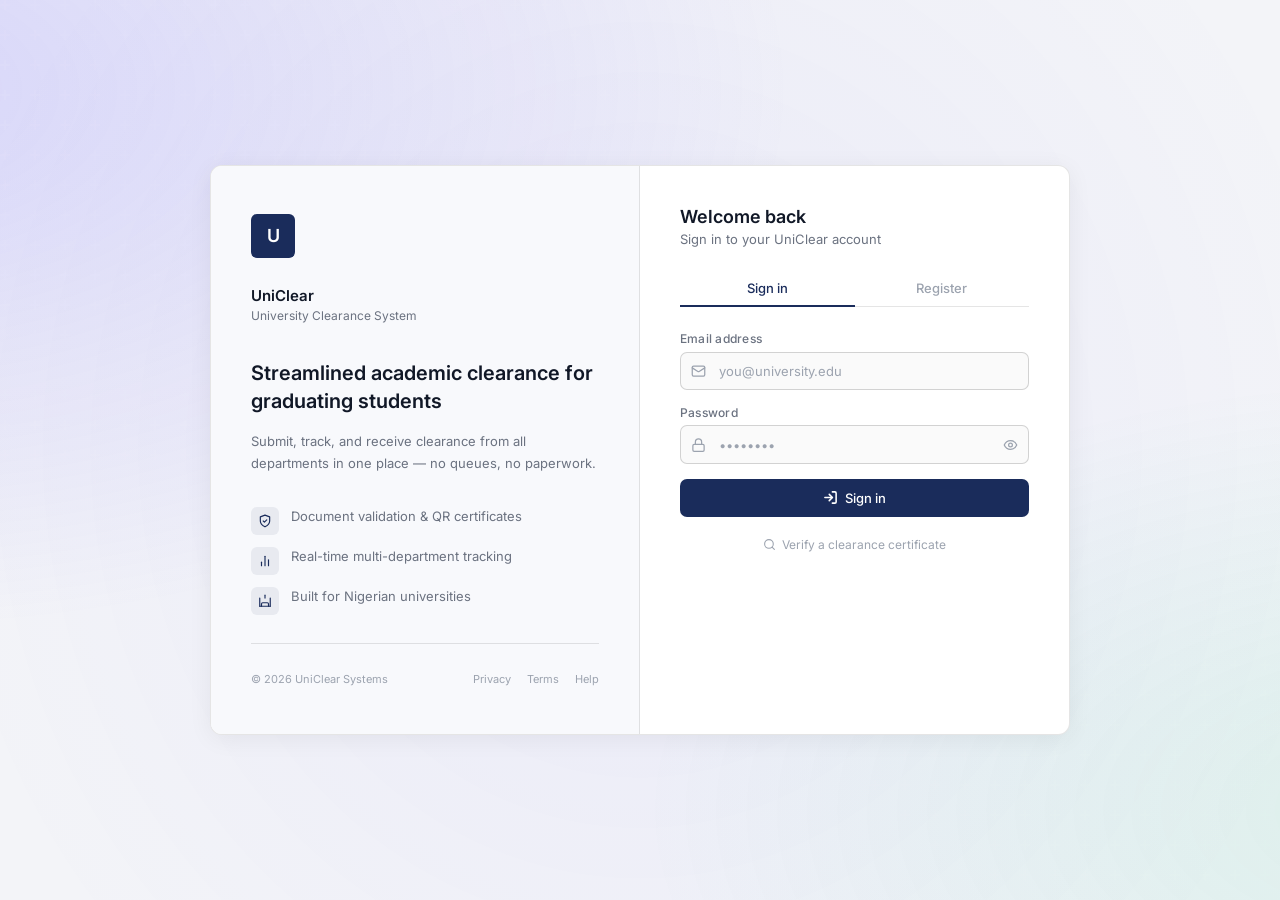
<file: frontend/student.html>
<!DOCTYPE html>
<html lang="en">
<head>
<meta charset="UTF-8">
<meta name="viewport" content="width=device-width, initial-scale=1.0, maximum-scale=1.0, user-scalable=0">
<title>Student Dashboard — UniClear</title>
<link rel="preconnect" href="https://fonts.googleapis.com">
<link href="https://fonts.googleapis.com/css2?family=Inter:wght@400;500;600&display=swap" rel="stylesheet">
<style>
  *, *::before, *::after { box-sizing: border-box; margin: 0; padding: 0; }

  :root {
    --navy: #1a2c5b;
    --navy-light: rgba(26,44,91,0.07);
    --navy-focus: rgba(26,44,91,0.12);
    --bg: #f3f4f8;
    --surface: #ffffff;
    --border: rgba(0,0,0,0.1);
    --border-med: rgba(0,0,0,0.16);
    --text-primary: #111827;
    --text-secondary: #6b7280;
    --text-muted: #9ca3af;
    --input-bg: #fafafa;
    --success: #10b981;
    --danger: #ef4444;
    --warning: #f59e0b;
  }

  html, body {
    height: 100vh;
    font-family: 'Inter', sans-serif;
    background: var(--bg);
    color: var(--text-primary);
    overflow: hidden; /* App handles its own scrolling */
  }

  /* Animated mesh background from Auth Theme */
  .bg-mesh {
    position: fixed; inset: 0; z-index: 0;
    overflow: hidden; pointer-events: none;
  }
  .bg-mesh::before {
    content: ''; position: absolute; inset: -50%;
    background:
      radial-gradient(ellipse 60% 50% at 20% 30%, rgba(91,77,255,0.18) 0%, transparent 60%),
      radial-gradient(ellipse 50% 40% at 80% 70%, rgba(16,201,130,0.10) 0%, transparent 60%),
      radial-gradient(ellipse 40% 60% at 50% 50%, rgba(91,77,255,0.06) 0%, transparent 70%);
    animation: meshDrift 12s ease-in-out infinite alternate;
  }
  .bg-mesh::after {
    content: ''; position: absolute; inset: 0;
    background: url("data:image/svg+xml,%3Csvg width='60' height='60' viewBox='0 0 60 60' xmlns='http://www.w3.org/2000/svg'%3E%3Cg fill='none' fill-rule='evenodd'%3E%3Cg fill='%23ffffff' fill-opacity='0.018'%3E%3Cpath d='M36 34v-4h-2v4h-4v2h4v4h2v-4h4v-2h-4zm0-30V0h-2v4h-4v2h4v4h2V6h4V4h-4zM6 34v-4H4v4H0v2h4v4h2v-4h4v-2H6zM6 4V0H4v4H0v2h4v4h2V6h4V4H6z'/%3E%3C/g%3E%3C/g%3E%3C/svg%3E");
  }
  @keyframes meshDrift {
    0% { transform: translate(0,0) scale(1); }
    100% { transform: translate(2%,2%) scale(1.04); }
  }

  /* ── LAYOUT ── */
  .layout {
    display: flex;
    height: 100vh;
    width: 100vw;
    position: relative;
    z-index: 1;
  }

  /* ── SIDEBAR ── */
  .sidebar {
    width: 260px;
    background: #f8f9fc;
    border-right: 0.5px solid var(--border);
    display: flex;
    flex-direction: column;
    transition: width 0.3s cubic-bezier(0.2, 0.8, 0.2, 1), transform 0.3s cubic-bezier(0.2, 0.8, 0.2, 1);
    z-index: 50;
    flex-shrink: 0;
    overflow-x: hidden;
  }
  
  /* Desktop Collapsed State */
  .sidebar.collapsed { width: 76px; }

  .sidebar-header {
    height: 70px;
    padding: 0 1.25rem;
    display: flex;
    align-items: center;
    gap: 0.75rem;
    border-bottom: 0.5px solid var(--border);
    white-space: nowrap;
  }

  .crest {
    width: 34px; height: 34px;
    background: var(--navy); border-radius: 6px;
    display: flex; align-items: center; justify-content: center;
    color: #fff; font-size: 16px; font-weight: 600;
    flex-shrink: 0;
  }

  .brand-name {
    font-size: 15px; font-weight: 600; color: var(--text-primary);
    transition: opacity 0.2s;
  }
  .sidebar.collapsed .brand-name { opacity: 0; pointer-events: none; }

  nav {
    flex: 1; padding: 1.5rem 1rem;
    display: flex; flex-direction: column; gap: 0.4rem;
    overflow-y: auto; overflow-x: hidden;
  }

  .nav-link {
    display: flex; align-items: center; gap: 0.85rem;
    padding: 0.65rem 0.75rem; border-radius: 8px;
    color: var(--text-secondary); font-size: 13px; font-weight: 500;
    cursor: pointer; transition: all 0.2s; border: 0.5px solid transparent;
    white-space: nowrap;
  }
  .nav-link:hover { background: rgba(0,0,0,0.03); color: var(--text-primary); }
  .nav-link.active {
    background: var(--surface); color: var(--navy);
    border-color: var(--border); font-weight: 600;
    box-shadow: 0 2px 8px rgba(0,0,0,0.03);
  }
  
  .nav-icon {
    display: flex; align-items: center; justify-content: center;
    width: 20px; height: 20px; flex-shrink: 0;
  }
  .nav-icon svg { width: 18px; height: 18px; }
  
  .nav-text { transition: opacity 0.2s; }
  .sidebar.collapsed .nav-text { opacity: 0; pointer-events: none; }

  /* ── MAIN CONTENT ── */
  .main-content {
    flex: 1; display: flex; flex-direction: column;
    min-width: 0; /* Important for flexbox */
  }

  .topbar {
    height: 70px; background: var(--surface);
    border-bottom: 0.5px solid var(--border);
    display: flex; align-items: center; justify-content: space-between;
    padding: 0 1.5rem; flex-shrink: 0;
  }

  .topbar-left { display: flex; align-items: center; gap: 1rem; }
  
  .hamburger {
    background: none; border: 0.5px solid var(--border); border-radius: 6px;
    color: var(--text-secondary); cursor: pointer; padding: 0.4rem;
    display: flex; align-items: center; justify-content: center;
    transition: all 0.2s; background: var(--input-bg);
  }
  .hamburger:hover { background: var(--surface); color: var(--text-primary); border-color: var(--border-med); }
  .hamburger svg { width: 18px; height: 18px; }

  .page-title-top { font-size: 15px; font-weight: 600; color: var(--text-primary); }

  .topbar-right { display: flex; align-items: center; gap: 1rem; }
  
  .avatar {
    width: 32px; height: 32px; border-radius: 50%;
    background: var(--navy-light); color: var(--navy);
    display: flex; align-items: center; justify-content: center;
    font-size: 13px; font-weight: 600; border: 0.5px solid var(--border);
  }

  .main-scroll {
    flex: 1; overflow-y: auto; padding: 2rem;
  }
  .content-max { max-width: 960px; margin: 0 auto; }

  /* ── PAGES & CARDS ── */
  .page { display: none; animation: fadeIn 0.3s ease; }
  .page.active { display: block; }
  @keyframes fadeIn { from { opacity: 0; transform: translateY(5px); } to { opacity: 1; transform: translateY(0); } }

  .page-header { margin-bottom: 2rem; }
  .page-title { font-size: 22px; font-weight: 600; color: var(--text-primary); margin-bottom: 0.25rem; letter-spacing: -0.02em; }
  .page-sub { font-size: 13px; color: var(--text-secondary); }

  .card {
    background: var(--surface); border: 0.5px solid var(--border);
    border-radius: 12px; padding: 1.5rem; margin-bottom: 1.5rem;
    box-shadow: 0 4px 24px rgba(0,0,0,0.03);
  }
  .card-header { margin-bottom: 1.25rem; }
  .card-title { font-size: 15px; font-weight: 600; color: var(--text-primary); margin-bottom: 0.25rem; }
  .card-sub { font-size: 12px; color: var(--text-secondary); }

  /* Stats Grid */
  .stats-grid { display: grid; grid-template-columns: repeat(auto-fit, minmax(200px, 1fr)); gap: 1rem; margin-bottom: 1.5rem; }
  .stat-card {
    background: var(--surface); border: 0.5px solid var(--border);
    border-left: 3px solid var(--border); border-radius: 10px;
    padding: 1.25rem; display: flex; flex-direction: column; gap: 0.25rem;
    box-shadow: 0 2px 8px rgba(0,0,0,0.02); transition: transform 0.2s;
  }
  .stat-card:hover { transform: translateY(-2px); box-shadow: 0 6px 16px rgba(0,0,0,0.05); }
  .stat-card.navy { border-left-color: var(--navy); }
  .stat-card.emerald { border-left-color: var(--success); }
  .stat-card.warning { border-left-color: var(--warning); }
  .stat-card.danger { border-left-color: var(--danger); }
  
  .stat-val { font-size: 24px; font-weight: 600; color: var(--text-primary); letter-spacing: -0.02em; }
  .stat-lbl { font-size: 12px; color: var(--text-secondary); font-weight: 500; }

  /* Tracker */
  .tracker-wrap { display: flex; align-items: center; justify-content: space-between; padding: 1.5rem 0; overflow-x: auto; scrollbar-width: none; }
  .tracker-wrap::-webkit-scrollbar { display: none; }
  .track-node { display: flex; flex-direction: column; align-items: center; gap: 0.6rem; position: relative; z-index: 2; min-width: 80px; }
  .track-circle {
    width: 32px; height: 32px; border-radius: 50%; background: var(--surface);
    border: 2px solid var(--border-med); display: flex; align-items: center; justify-content: center;
    font-size: 13px; font-weight: 600; color: var(--text-muted); transition: all 0.3s;
  }
  .track-circle svg { width: 16px; height: 16px; }
  .track-node.approved .track-circle { background: var(--success); border-color: var(--success); color: #fff; }
  .track-node.rejected .track-circle { background: var(--danger); border-color: var(--danger); color: #fff; }
  .track-node.active .track-circle { border-color: var(--navy); color: var(--navy); box-shadow: 0 0 0 3px var(--navy-light); }
  .track-label { font-size: 11px; font-weight: 600; color: var(--text-secondary); text-align: center; white-space: nowrap; }
  .track-node.active .track-label { color: var(--navy); }
  .track-line { flex: 1; height: 2px; background: var(--border-med); margin: -22px 5px 0 5px; min-width: 30px; z-index: 1; transition: background 0.3s; }
  .track-line.done { background: var(--success); }

  /* UI Elements matching auth */
  .form-group { margin-bottom: 1rem; }
  .form-label { display: block; font-size: 12px; font-weight: 500; color: var(--text-secondary); margin-bottom: 0.35rem; letter-spacing: 0.02em; }
  .form-input, .form-select {
    width: 100%; padding: 0.65rem 0.75rem; background: var(--input-bg); border: 0.5px solid var(--border-med);
    border-radius: 7px; font-size: 13px; font-family: 'Inter', sans-serif; color: var(--text-primary); outline: none;
    transition: border-color 0.15s, box-shadow 0.15s; -webkit-appearance: none;
  }
  .form-input:focus, .form-select:focus { border-color: var(--navy); box-shadow: 0 0 0 3px var(--navy-focus); background: #fff; }
  .form-select { cursor: pointer; background-image: url("data:image/svg+xml,%3Csvg xmlns='http://www.w3.org/2000/svg' width='12' height='12' viewBox='0 0 24 24' fill='none' stroke='%236b7280' stroke-width='2' stroke-linecap='round' stroke-linejoin='round'%3E%3Cpolyline points='6 9 12 15 18 9'/%3E%3C/svg%3E"); background-repeat: no-repeat; background-position: right 0.75rem center; padding-right: 2.25rem; }

  .btn {
    padding: 0.65rem 1rem; border-radius: 7px; font-size: 13px; font-weight: 500; font-family: 'Inter', sans-serif;
    cursor: pointer; display: inline-flex; align-items: center; justify-content: center; gap: 0.45rem;
    transition: background 0.15s, transform 0.1s; border: none;
  }
  .btn-primary { background: var(--navy); color: #fff; box-shadow: 0 4px 12px rgba(26,44,91,0.15); }
  .btn-primary:hover { background: #243f7d; }
  .btn-primary:active { transform: scale(0.98); }
  .btn-primary:disabled { opacity: 0.6; cursor: not-allowed; }
  
  .btn-outline { background: transparent; border: 0.5px solid var(--border-med); color: var(--text-primary); }
  .btn-outline:hover { background: var(--input-bg); border-color: var(--border); }
  .btn svg { width: 15px; height: 15px; }

  .alert {
    padding: 1rem 1.25rem; border-radius: 8px; border: 0.5px solid var(--border-med);
    display: flex; align-items: flex-start; gap: 0.75rem; font-size: 13px; line-height: 1.5; margin-bottom: 1.25rem;
  }
  .alert-info { background: #f0f4ff; border-color: #dbeafe; color: #1e3a8a; }
  .alert-info svg { color: #3b82f6; }
  .alert-success { background: #f0fdf4; border-color: #bbf7d0; color: #166534; }
  .alert-success svg { color: var(--success); }
  .alert-warning { background: #fffbeb; border-color: #fde68a; color: #92400e; }
  .alert-warning svg { color: var(--warning); }
  .alert-error { background: #fef2f2; border-color: #fecaca; color: #991b1b; }
  .alert-error svg { color: var(--danger); }
  .alert svg { width: 18px; height: 18px; flex-shrink: 0; margin-top: 0.1rem; }

  .badge {
    padding: 0.25rem 0.6rem; border-radius: 100px; font-size: 11px; font-weight: 600;
    display: inline-flex; align-items: center; gap: 0.35rem; border: 0.5px solid transparent; text-transform: uppercase; letter-spacing: 0.04em;
  }
  .badge-success { background: #dcfce7; color: #166534; border-color: #bbf7d0; }
  .badge-warning { background: #fef3c7; color: #92400e; border-color: #fde68a; }
  .badge-danger { background: #fee2e2; color: #991b1b; border-color: #fecaca; }
  .badge-info { background: var(--bg); color: var(--text-secondary); border-color: var(--border); }
  .badge svg { width: 12px; height: 12px; }

  /* Upload Zone */
  .upload-zone {
    border: 1.5px dashed var(--border-med); border-radius: 10px; padding: 2.5rem 1.5rem;
    text-align: center; cursor: pointer; transition: all 0.2s; background: var(--input-bg);
  }
  .upload-zone:hover, .upload-zone.drag { border-color: var(--navy); background: var(--navy-light); }
  .upload-zone svg { width: 32px; height: 32px; color: var(--text-muted); margin-bottom: 0.75rem; transition: color 0.2s; }
  .upload-zone:hover svg { color: var(--navy); }
  .upload-zone p { color: var(--text-primary); font-weight: 500; font-size: 14px; margin-bottom: 0.25rem; }
  .upload-zone .sub { color: var(--text-secondary); font-size: 12px; }

  /* Table */
  .table-wrap { overflow-x: auto; border: 0.5px solid var(--border); border-radius: 8px; }
  table { width: 100%; border-collapse: collapse; font-size: 13px; background: var(--surface); }
  th, td { padding: 0.85rem 1rem; text-align: left; border-bottom: 0.5px solid var(--border); }
  th { font-weight: 600; color: var(--text-secondary); background: var(--input-bg); font-size: 11px; text-transform: uppercase; letter-spacing: 0.04em; }
  tr:last-child td { border-bottom: none; }

  /* Chat Box */
  .chat-container { display: flex; flex-direction: column; gap: 1rem; height: 400px; }
  .chat-history { flex: 1; overflow-y: auto; padding-right: 0.5rem; display: flex; flex-direction: column; gap: 0.85rem; }
  .chat-msg { max-width: 85%; padding: 0.75rem 1rem; border-radius: 12px; font-size: 13px; line-height: 1.5; }
  .msg-ai { background: var(--input-bg); border: 0.5px solid var(--border); color: var(--text-primary); align-self: flex-start; border-bottom-left-radius: 4px; }
  .msg-user { background: var(--navy); color: #fff; align-self: flex-end; border-bottom-right-radius: 4px; box-shadow: 0 4px 12px rgba(26,44,91,0.15); }
  .chat-input-area { display: flex; gap: 0.5rem; margin-top: 0.5rem; }

  /* Utils */
  .risk-bar { width: 100%; height: 6px; background: var(--border); border-radius: 3px; overflow: hidden; margin-top: 0.25rem; }
  .risk-fill { height: 100%; border-radius: 3px; transition: width 0.6s ease; }
  
  .spinner-svg { animation: spin 1s linear infinite; width: 16px; height: 16px; color: currentColor; }
  @keyframes spin { 100% { transform: rotate(360deg); } }

  /* Toast */
  #toast-container { position: fixed; bottom: 1.5rem; right: 1.5rem; z-index: 9999; display: flex; flex-direction: column; gap: 0.5rem; }
  .toast { display: flex; align-items: center; gap: 0.65rem; padding: 0.75rem 1rem; border-radius: 8px; font-size: 13px; font-weight: 500; background: var(--surface); border: 0.5px solid var(--border); box-shadow: 0 8px 24px rgba(0,0,0,0.08); animation: toastIn 0.2s ease; max-width: 320px; }
  .toast.success { border-left: 3px solid var(--success); }
  .toast.error { border-left: 3px solid var(--danger); }
  @keyframes toastIn { from { transform: translateX(110%); opacity: 0; } to { transform: translateX(0); opacity: 1; } }

  /* ── MOBILE OVERLAY ── */
  .sidebar-overlay {
    display: none; position: fixed; inset: 0; background: rgba(0,0,0,0.4);
    z-index: 40; opacity: 0; transition: opacity 0.3s;
  }
  
  /* ── RESPONSIVENESS ── */
  @media (max-width: 900px) {
    .sidebar {
      position: fixed; left: -260px; top: 0; bottom: 0; width: 260px;
      box-shadow: 4px 0 24px rgba(0,0,0,0.1);
    }
    .sidebar.open { left: 0; transform: none; width: 260px; }
    .sidebar.open ~ .sidebar-overlay { display: block; opacity: 1; }
    
    .sidebar.collapsed { width: 260px; left: -260px; } /* Reset collapsed logic on mobile */
    .brand-name, .nav-text { opacity: 1 !important; pointer-events: auto !important; }
  }

  @media (max-width: 600px) {
    .stats-grid { grid-template-columns: 1fr; }
    .main-scroll { padding: 1.25rem 1rem; }
    .card { padding: 1.25rem; }
    
    table, thead, tbody, th, td, tr { display: block; }
    thead tr { display: none; }
    .table-wrap { background: transparent; border: none; }
    tr { margin-bottom: 0.75rem; border: 0.5px solid var(--border); border-radius: 8px; padding: 0.5rem; background: var(--surface); }
    td { border-bottom: none; display: flex; justify-content: space-between; align-items: center; padding: 0.5rem; font-size: 12px; }
    td::before { content: attr(data-label); font-weight: 600; color: var(--text-secondary); font-size: 10px; text-transform: uppercase; }
  }
</style>
</head>
<body>

<div class="bg-mesh"></div>

<div class="layout">
  
  <!-- Sidebar Overlay (Mobile) -->
  <div class="sidebar-overlay" id="sidebar-overlay" onclick="toggleMenu()"></div>

  <!-- ── SIDEBAR ── -->
  <aside class="sidebar" id="sidebar">
    <div class="sidebar-header">
      <div class="crest">U</div>
      <div class="brand-name">UniClear</div>
    </div>
    
    <nav>
      <a class="nav-link active" onclick="showPage('dashboard')" id="nav-dashboard">
        <div class="nav-icon"><svg viewBox="0 0 24 24" fill="none" stroke="currentColor" stroke-width="2" stroke-linecap="round" stroke-linejoin="round"><rect width="7" height="9" x="3" y="3" rx="1"/><rect width="7" height="5" x="14" y="3" rx="1"/><rect width="7" height="9" x="14" y="12" rx="1"/><rect width="7" height="5" x="3" y="16" rx="1"/></svg></div>
        <span class="nav-text">Dashboard</span>
      </a>
      <a class="nav-link" onclick="showPage('start')" id="nav-start">
        <div class="nav-icon"><svg viewBox="0 0 24 24" fill="none" stroke="currentColor" stroke-width="2" stroke-linecap="round" stroke-linejoin="round"><path d="M4.5 16.5c-1.5 1.26-2 5-2 5s3.74-.5 5-2c.71-.84.7-2.13-.09-2.91a2.18 2.18 0 0 0-2.91-.09z"/><mpath d="m12 15-3-3a22 22 0 0 1 2-3.95A12.88 12.88 0 0 1 22 2c0 2.72-.78 7.5-6 11a22.35 22.35 0 0 1-4 2z"/><path d="M9 12H4s.55-3.03 2-4c1.62-1.08 5 0 5 0"/><path d="M12 15v5s3.03-.55 4-2c1.08-1.62 0-5 0-5"/></svg></div>
        <span class="nav-text">Start Clearance</span>
      </a>
      <a class="nav-link" onclick="showPage('upload')" id="nav-upload">
        <div class="nav-icon"><svg viewBox="0 0 24 24" fill="none" stroke="currentColor" stroke-width="2" stroke-linecap="round" stroke-linejoin="round"><path d="M21 15v4a2 2 0 0 1-2 2H5a2 2 0 0 1-2-2v-4"/><polyline points="17 8 12 3 7 8"/><line x1="12" x2="12" y1="3" y2="15"/></svg></div>
        <span class="nav-text">Upload Documents</span>
      </a>
      <a class="nav-link" onclick="showPage('status')" id="nav-status">
        <div class="nav-icon"><svg viewBox="0 0 24 24" fill="none" stroke="currentColor" stroke-width="2" stroke-linecap="round" stroke-linejoin="round"><polyline points="22 12 18 12 15 21 9 3 6 12 2 12"/></svg></div>
        <span class="nav-text">Track Status</span>
      </a>
      <a class="nav-link" onclick="showPage('certificate')" id="nav-certificate">
        <div class="nav-icon"><svg viewBox="0 0 24 24" fill="none" stroke="currentColor" stroke-width="2" stroke-linecap="round" stroke-linejoin="round"><rect width="18" height="18" x="3" y="4" rx="2" ry="2"/><line x1="16" x2="16" y1="2" y2="6"/><line x1="8" x2="8" y1="2" y2="6"/><line x1="3" x2="21" y1="10" y2="10"/><path d="m9 16 2 2 4-4"/></svg></div>
        <span class="nav-text">My Certificate</span>
      </a>
      <a class="nav-link" onclick="showPage('chat')" id="nav-chat">
        <div class="nav-icon"><svg viewBox="0 0 24 24" fill="none" stroke="currentColor" stroke-width="2" stroke-linecap="round" stroke-linejoin="round"><path d="M21 15a2 2 0 0 1-2 2H7l-4 4V5a2 2 0 0 1 2-2h14a2 2 0 0 1 2 2z"/></svg></div>
        <span class="nav-text">AI Assistant</span>
      </a>
    </nav>
    
    <div style="padding:1.5rem 1rem; border-top:0.5px solid var(--border);">
      <button class="btn btn-outline" style="width:100%; border-color:transparent; background:var(--input-bg);" onclick="logout()">
        <svg viewBox="0 0 24 24" fill="none" stroke="currentColor" stroke-width="2" stroke-linecap="round" stroke-linejoin="round"><path d="M9 21H5a2 2 0 0 1-2-2V5a2 2 0 0 1 2-2h4"/><polyline points="16 17 21 12 16 7"/><line x1="21" x2="9" y1="12" y2="12"/></svg>
        <span class="nav-text">Sign Out</span>
      </button>
    </div>
  </aside>

  <!-- ── MAIN CONTENT ── -->
  <div class="main-content">
    
    <!-- Topbar -->
    <header class="topbar">
      <div class="topbar-left">
        <button class="hamburger" onclick="toggleMenu()">
          <svg viewBox="0 0 24 24" fill="none" stroke="currentColor" stroke-width="2" stroke-linecap="round" stroke-linejoin="round"><line x1="3" y1="12" x2="21" y2="12"/><line x1="3" y1="6" x2="21" y2="6"/><line x1="3" y1="18" x2="21" y2="18"/></svg>
        </button>
        <span class="page-title-top" id="page-title">Dashboard</span>
      </div>
      
      <div class="topbar-right">
        <div class="avatar" id="avatar">ST</div>
      </div>
    </header>

    <!-- Scrollable Area -->
    <main class="main-scroll" id="main-scroll">
      <div class="content-max">
        
        <!-- DASHBOARD -->
        <div class="page active" id="page-dashboard">
          <div class="page-header">
            <h1 class="page-title">Welcome back, <span id="greet-name">Student</span></h1>
            <p class="page-sub">Here is a summary of your clearance process and tasks.</p>
          </div>
          
          <div class="stats-grid">
            <div class="stat-card navy">
              <div class="stat-val" id="stat-stage">—</div>
              <div class="stat-lbl">Active Stage</div>
            </div>
            <div class="stat-card emerald">
              <div class="stat-val" id="stat-approved">—</div>
              <div class="stat-lbl">Nodes Approved</div>
            </div>
            <div class="stat-card warning">
              <div class="stat-val" id="stat-pending">—</div>
              <div class="stat-lbl">Pending Review</div>
            </div>
            <div class="stat-card danger">
              <div class="stat-val" id="stat-docs">—</div>
              <div class="stat-lbl">Issues Found</div>
            </div>
          </div>

          <div class="card">
            <div class="card-header">
              <h2 class="card-title">Clearance Workflow</h2>
              <p class="card-sub">Track your progress dynamically across all departments.</p>
            </div>
            <div id="stage-track-container">
              <div style="padding:3rem 1rem; text-align:center; background:var(--input-bg); border-radius:8px; border:1px dashed var(--border-med);">
                <svg viewBox="0 0 24 24" fill="none" stroke="currentColor" stroke-width="1.5" stroke-linecap="round" stroke-linejoin="round" style="width:32px;height:32px;color:var(--text-muted);margin-bottom:0.75rem;"><polyline points="22 12 18 12 15 21 9 3 6 12 2 12"/></svg>
                <p style="color:var(--text-primary);font-weight:500;margin-bottom:0.25rem;font-size:14px;">No Workflow Initialized</p>
                <p style="color:var(--text-secondary);font-size:12px;">Navigate to Start Clearance to begin your process.</p>
              </div>
            </div>
            <div id="overall-status" style="margin-top:1.5rem"></div>
          </div>

          <div class="card">
            <div class="card-header" style="margin-bottom:1rem;">
              <h2 class="card-title">AI Summary & Risk Assessment</h2>
            </div>
            <div id="ai-summary" style="color:var(--text-secondary); font-size:13px; line-height:1.6; background:var(--input-bg); padding:1.25rem; border-radius:8px; border:0.5px solid var(--border);">
              Awaiting document submissions to run the analysis engine.
            </div>
          </div>
        </div>

        <!-- START CLEARANCE -->
        <div class="page" id="page-start">
          <div class="page-header">
            <h1 class="page-title">Initiate Clearance</h1>
            <p class="page-sub">Begin the automated academic clearance process.</p>
          </div>
          
          <div class="card" style="max-width: 600px;">
            <div class="card-header">
              <h2 class="card-title">Workflow Overview</h2>
            </div>
            
            <div class="alert alert-info">
              <svg viewBox="0 0 24 24" fill="none" stroke="currentColor" stroke-width="2" stroke-linecap="round" stroke-linejoin="round"><circle cx="12" cy="12" r="10"/><line x1="12" x2="12" y1="16" y2="12"/><line x1="12" x2="12.01" y1="8" y2="8"/></svg>
              <div>
                <strong style="display:block; color:#1e3a8a; margin-bottom:0.25rem;">Automated Verification Route</strong>
                Your clearance will cycle through 5 distinct nodes. Upload the required documents, and our AI validation engine will pre-process them before final human review.
              </div>
            </div>
            
            <div style="background:var(--input-bg); border:0.5px solid var(--border); border-radius:8px; padding:1.25rem; margin:1.5rem 0;">
              <ul style="list-style:none; display:flex; flex-direction:column; gap:1rem;">
                <li style="display:flex; gap:1rem; align-items:flex-start;">
                  <div style="background:var(--surface); border:0.5px solid var(--border-med); border-radius:50%; width:24px; height:24px; display:flex; align-items:center; justify-content:center; font-size:11px; font-weight:700; flex-shrink:0;">1</div>
                  <div><strong style="color:var(--text-primary); font-size:13px; display:block;">Academic Department</strong><span style="color:var(--text-secondary); font-size:12px;">Final grades & transcripts</span></div>
                </li>
                <li style="display:flex; gap:1rem; align-items:flex-start;">
                  <div style="background:var(--surface); border:0.5px solid var(--border-med); border-radius:50%; width:24px; height:24px; display:flex; align-items:center; justify-content:center; font-size:11px; font-weight:700; flex-shrink:0;">2</div>
                  <div><strong style="color:var(--text-primary); font-size:13px; display:block;">Library System</strong><span style="color:var(--text-secondary); font-size:12px;">Outstanding book logs & fines</span></div>
                </li>
                <li style="display:flex; gap:1rem; align-items:flex-start;">
                  <div style="background:var(--surface); border:0.5px solid var(--border-med); border-radius:50%; width:24px; height:24px; display:flex; align-items:center; justify-content:center; font-size:11px; font-weight:700; flex-shrink:0;">3</div>
                  <div><strong style="color:var(--text-primary); font-size:13px; display:block;">Bursary / Finance</strong><span style="color:var(--text-secondary); font-size:12px;">Tuition fee reconciliation</span></div>
                </li>
                <li style="display:flex; gap:1rem; align-items:flex-start;">
                  <div style="background:var(--surface); border:0.5px solid var(--border-med); border-radius:50%; width:24px; height:24px; display:flex; align-items:center; justify-content:center; font-size:11px; font-weight:700; flex-shrink:0;">4</div>
                  <div><strong style="color:var(--text-primary); font-size:13px; display:block;">Student Affairs</strong><span style="color:var(--text-secondary); font-size:12px;">Disciplinary & general records</span></div>
                </li>
                <li style="display:flex; gap:1rem; align-items:flex-start;">
                  <div style="background:var(--surface); border:0.5px solid var(--border-med); border-radius:50%; width:24px; height:24px; display:flex; align-items:center; justify-content:center; font-size:11px; font-weight:700; flex-shrink:0;">5</div>
                  <div><strong style="color:var(--text-primary); font-size:13px; display:block;">Hostel Administration</strong><span style="color:var(--text-secondary); font-size:12px;">Room handover & damage assessment</span></div>
                </li>
              </ul>
            </div>
            
            <button class="btn btn-primary" onclick="startClearance()" id="start-btn" style="width:100%;">
              <svg viewBox="0 0 24 24" fill="none" stroke="currentColor" stroke-width="2" stroke-linecap="round" stroke-linejoin="round"><path d="m11 17 2 2a1 1 0 1 0 3-3"/><path d="m14 14 2.5 2.5a1 1 0 1 0 3-3l-3.88-3.88a3 3 0 0 0-4.24 0l-.88.88a1 1 0 1 1-3-3l2.81-2.81a5.79 5.79 0 0 1 7.06 7.06l.38.38a5.79 5.79 0 0 1 7.06 7.06l-.38.38a5.79 5.79 0 0 1-7.06-7.06l-.38-.38a5.79 5.79 0 0 1-7.06-7.06l-.88-.88a3 3 0 0 0-4.24 0l-3.88 3.88a1 1 0 1 0 3 3l2.5-2.5"/></svg>
              Initialize Clearance Process
            </button>
            <div id="start-msg" style="margin-top:1rem;"></div>
          </div>
        </div>

        <!-- UPLOAD DOCUMENTS -->
        <div class="page" id="page-upload">
          <div class="page-header">
            <h1 class="page-title">Document Hub</h1>
            <p class="page-sub">Upload your files for the AI engine to process.</p>
          </div>
          
          <div class="card" style="max-width: 600px;">
            <div class="card-header">
              <h2 class="card-title">Upload & Validation</h2>
            </div>
            
            <div class="form-group">
              <label class="form-label">Select Document Category</label>
              <select id="doc-type" class="form-select">
                <option value="school_fee_receipt">Bursary: School Fee Receipt</option>
                <option value="departmental_clearance">Academic: Departmental Form</option>
                <option value="library_clearance">Library: Clearance Card</option>
                <option value="student_id">General: Student ID Card</option>
                <option value="hostel_clearance">Hostel: Room Handover Form</option>
                <option value="other">Other / Supplemental</option>
              </select>
            </div>
            
            <div class="upload-zone" id="upload-zone" onclick="document.getElementById('file-inp').click()"
                 ondragover="event.preventDefault();this.classList.add('drag')"
                 ondragleave="this.classList.remove('drag')"
                 ondrop="handleDrop(event)">
              <svg viewBox="0 0 24 24" fill="none" stroke="currentColor" stroke-width="1.5" stroke-linecap="round" stroke-linejoin="round"><path d="M21 15v4a2 2 0 0 1-2 2H5a2 2 0 0 1-2-2v-4"/><polyline points="17 8 12 3 7 8"/><line x1="12" x2="12" y1="3" y2="15"/></svg>
              <p>Click to browse or drag & drop</p>
              <span class="sub">Supports PDF, JPG, PNG (Max 10MB)</span>
            </div>
            <input type="file" id="file-inp" accept="image/*,.pdf" style="display:none" onchange="previewFile(this)">
            
            <div id="file-preview" style="margin-top:1rem;"></div>
            
            <button class="btn btn-primary" style="margin-top:1.25rem; width:100%;" onclick="uploadDoc()">
              <svg viewBox="0 0 24 24" fill="none" stroke="currentColor" stroke-width="2" stroke-linecap="round" stroke-linejoin="round"><path d="M12 2v20M17 5H9.5a3.5 3.5 0 0 0 0 7h5a3.5 3.5 0 0 1 0 7H6"/></svg>
              Process via AI Engine
            </button>
            
            <div id="upload-result" style="margin-top:1.25rem;"></div>
          </div>
        </div>

        <!-- TRACK STATUS -->
        <div class="page" id="page-status">
          <div class="page-header" style="flex-direction:row; align-items:center; justify-content:space-between; display:flex;">
            <div>
              <h1 class="page-title">Live Tracking</h1>
              <p class="page-sub">Detailed breakdown of your clearance reviews.</p>
            </div>
            <button class="btn btn-outline" onclick="loadStatus()">
              <svg viewBox="0 0 24 24" fill="none" stroke="currentColor" stroke-width="2" stroke-linecap="round" stroke-linejoin="round"><path d="M3 12a9 9 0 1 0 9-9 9.75 9.75 0 0 0-6.74 2.74L3 8"/><path d="M3 3v5h5"/></svg>
              Refresh
            </button>
          </div>

          <div class="card">
            <div id="status-content">
              <div style="padding:3rem 1rem; text-align:center; color:var(--text-muted);">
                <div class="spinner-svg" style="width:24px; height:24px; margin: 0 auto 0.75rem;"></div>
                Fetching live node data...
              </div>
            </div>
          </div>
        </div>

        <!-- CERTIFICATE -->
        <div class="page" id="page-certificate">
          <div class="page-header">
            <h1 class="page-title">Digital Certificate</h1>
            <p class="page-sub">Access your cryptographically signed clearance asset.</p>
          </div>
          <div class="card" style="max-width:500px;">
            <div id="cert-content">
              <div style="padding:3rem 1rem; text-align:center; color:var(--text-muted);">
                <div class="spinner-svg" style="width:24px; height:24px; margin: 0 auto 0.75rem;"></div>
                Assessing cryptographic eligibility...
              </div>
            </div>
          </div>
        </div>

        <!-- AI CHAT -->
        <div class="page" id="page-chat">
          <div class="page-header">
            <h1 class="page-title">AI Assistant</h1>
            <p class="page-sub">24/7 automated support for your queries.</p>
          </div>
          <div class="card" style="max-width: 600px; padding:0; overflow:hidden;">
            <div style="padding:1.25rem 1.5rem; border-bottom:0.5px solid var(--border); background:var(--input-bg); display:flex; align-items:center; gap:0.75rem;">
              <div style="width:32px; height:32px; background:var(--navy); border-radius:8px; display:flex; align-items:center; justify-content:center; color:#fff;">
                <svg viewBox="0 0 24 24" fill="none" stroke="currentColor" stroke-width="2" stroke-linecap="round" stroke-linejoin="round" style="width:16px;height:16px;"><path d="M12 8V4H8"/><rect width="16" height="12" x="4" y="8" rx="2"/><path d="M2 14h2"/><path d="M20 14h2"/><path d="M15 13v2"/><path d="M9 13v2"/></svg>
              </div>
              <div>
                <h2 class="card-title" style="margin:0; font-size:14px;">UniClear Intelligence</h2>
                <p class="card-sub" style="margin:0; font-size:11px;">Always active</p>
              </div>
            </div>
            
            <div style="padding:1.5rem;">
              <div class="chat-container">
                <div class="chat-history" id="chat-box">
                  <div class="chat-msg msg-ai">
                    Hello! I am the UniClear AI Engine. I can help you understand rejection remarks, guide you on document requirements, or update you on your status. How can I assist?
                  </div>
                </div>
                <div class="chat-input-area">
                  <input type="text" class="form-input" id="chat-input" placeholder="Query the AI engine..." onkeydown="if(event.key==='Enter') sendChat()">
                  <button class="btn btn-primary" onclick="sendChat()" style="padding: 0 1.25rem;">
                    <svg viewBox="0 0 24 24" fill="none" stroke="currentColor" stroke-width="2" stroke-linecap="round" stroke-linejoin="round" style="margin-left:2px;"><line x1="22" y1="2" x2="11" y2="13"/><polygon points="22 2 15 22 11 13 2 9 22 2"/></svg>
                  </button>
                </div>
              </div>
            </div>
          </div>
        </div>

      </div>
    </main>
  </div>
</div>

<div id="toast-container"></div>

<script src="shared.js"></script>
<script>
// --- Pro SaaS SVGs ---
const svgs = {
  check: `<svg viewBox="0 0 24 24" fill="none" stroke="currentColor" stroke-width="2.5" stroke-linecap="round" stroke-linejoin="round"><polyline points="20 6 9 17 4 12"/></svg>`,
  x: `<svg viewBox="0 0 24 24" fill="none" stroke="currentColor" stroke-width="2.5" stroke-linecap="round" stroke-linejoin="round"><line x1="18" y1="6" x2="6" y2="18"/><line x1="6" y1="6" x2="18" y2="18"/></svg>`,
  file: `<svg viewBox="0 0 24 24" fill="none" stroke="currentColor" stroke-width="2" stroke-linecap="round" stroke-linejoin="round"><path d="M14 2H6a2 2 0 0 0-2 2v16a2 2 0 0 0 2 2h12a2 2 0 0 0 2-2V8z"/><polyline points="14 2 14 8 20 8"/><line x1="16" y1="13" x2="8" y2="13"/><line x1="16" y1="17" x2="8" y2="17"/><polyline points="10 9 9 9 8 9"/></svg>`,
  alert: `<svg viewBox="0 0 24 24" fill="none" stroke="currentColor" stroke-width="2" stroke-linecap="round" stroke-linejoin="round"><circle cx="12" cy="12" r="10"/><line x1="12" y1="8" x2="12" y2="12"/><line x1="12" y1="16" x2="12.01" y2="16"/></svg>`,
  download: `<svg viewBox="0 0 24 24" fill="none" stroke="currentColor" stroke-width="2" stroke-linecap="round" stroke-linejoin="round"><path d="M21 15v4a2 2 0 0 1-2 2H5a2 2 0 0 1-2-2v-4"/><polyline points="7 10 12 15 17 10"/><line x1="12" y1="15" x2="12" y2="3"/></svg>`,
  spinner: `<svg class="spinner-svg" viewBox="0 0 24 24" fill="none" stroke="currentColor" stroke-width="2" stroke-linecap="round" stroke-linejoin="round"><line x1="12" y1="2" x2="12" y2="6"/><line x1="12" y1="18" x2="12" y2="22"/><line x1="4.93" y1="4.93" x2="7.76" y2="7.76"/><line x1="16.24" y1="16.24" x2="19.07" y2="19.07"/><line x1="2" y1="12" x2="6" y2="12"/><line x1="18" y1="12" x2="22" y2="12"/><line x1="4.93" y1="19.07" x2="7.76" y2="16.24"/><line x1="16.24" y1="7.76" x2="19.07" y2="4.93"/></svg>`
};

function toast(msg, type) {
  const c = document.getElementById('toast-container');
  const t = document.createElement('div');
  t.className = `toast ${type}`;
  const icon = type === 'success' ? `<span style="color:var(--success)">${svgs.check}</span>` : `<span style="color:var(--danger)">${svgs.x}</span>`;
  t.innerHTML = `<div style="width:18px;height:18px;display:flex;align-items:center;">${icon}</div> <span style="flex:1;">${msg}</span>`;
  c.appendChild(t);
  setTimeout(() => t.remove(), 4000);
}

function localBadgeStatus(status) {
  const s = status.toLowerCase();
  if (s === 'approved' || s === 'cleared' || s === 'low') 
    return `<span class="badge badge-success">${svgs.check} ${status.charAt(0).toUpperCase() + status.slice(1)}</span>`;
  if (s === 'rejected' || s === 'high') 
    return `<span class="badge badge-danger">${svgs.x} ${status.charAt(0).toUpperCase() + status.slice(1)}</span>`;
  if (s === 'medium')
    return `<span class="badge badge-warning">${status.charAt(0).toUpperCase() + status.slice(1)}</span>`;
  return `<span class="badge badge-info">${status.charAt(0).toUpperCase() + status.slice(1)}</span>`;
}

// ── Global State ──
let clearanceId = null;
let chatHistory = [];
let selectedFile = null;

// ── Sidebar Logic (Works on Desktop & Mobile) ──
function toggleMenu() {
  const sidebar = document.getElementById('sidebar');
  if (window.innerWidth <= 900) {
    sidebar.classList.toggle('open');
    document.getElementById('sidebar-overlay').classList.toggle('open');
    sidebar.classList.remove('collapsed'); // Reset desktop state
  } else {
    sidebar.classList.toggle('collapsed');
    sidebar.classList.remove('open'); // Reset mobile state
  }
}

// Ensure resize resets states cleanly
window.addEventListener('resize', () => {
  if (window.innerWidth > 900) {
    document.getElementById('sidebar').classList.remove('open');
    document.getElementById('sidebar-overlay').classList.remove('open');
  } else {
    document.getElementById('sidebar').classList.remove('collapsed');
  }
});

// ── Init ──
(async function init() {
  try { if (typeof requireAuth === 'function' && !requireAuth('student')) return; } catch(e){}
  
  const userStr = localStorage.getItem('user');
  if (!userStr) return; 
  const user = JSON.parse(userStr);

  const firstName = user.full_name.split(' ')[0];
  document.getElementById('greet-name').textContent = firstName;
  
  const initials = user.full_name.split(' ').map(n => n[0]).join('').substring(0,2).toUpperCase();
  document.getElementById('avatar').textContent = initials;

  await loadStatus();
})();

// ── Navigation ──
function showPage(name) {
  document.querySelectorAll('.page').forEach(p => p.classList.remove('active'));
  document.getElementById('page-' + name).classList.add('active');
  
  document.querySelectorAll('.nav-link').forEach(l => l.classList.remove('active'));
  document.getElementById('nav-' + name).classList.add('active');
  
  // Close menu on mobile navigation
  if (window.innerWidth <= 900) {
    document.getElementById('sidebar').classList.remove('open');
    document.getElementById('sidebar-overlay').classList.remove('open');
  }
  document.getElementById('main-scroll').scrollTo(0,0);

  if (name === 'status')      loadStatus();
  if (name === 'certificate') loadCertificate();
  if (name === 'dashboard')   loadDashboard();
}

// ── Status & Data Loading ──
async function loadStatus() {
  let data = null;
  try { data = await apiFetch('/api/student/clearance/status'); } catch(e) {}
  
  if (!data || data.detail) {
    const emptyState = `
      <div style="padding:4rem 2rem;text-align:center;background:var(--input-bg);border-radius:12px;border:1px dashed var(--border-med);">
        <div style="width:48px;height:48px;background:var(--surface);border:0.5px solid var(--border);border-radius:50%;display:flex;align-items:center;justify-content:center;margin:0 auto 1.25rem;color:var(--text-muted);">
          <svg viewBox="0 0 24 24" fill="none" stroke="currentColor" stroke-width="2" stroke-linecap="round" stroke-linejoin="round" style="width:24px;height:24px;"><circle cx="12" cy="12" r="10"/><polyline points="12 6 12 12 16 14"/></svg>
        </div>
        <h3 style="font-size:15px;font-weight:600;margin-bottom:0.5rem;color:var(--text-primary);">No Active Clearance</h3>
        <p style="color:var(--text-secondary);margin-bottom:1.5rem;font-size:13px;">You haven't initiated the clearance process yet.</p>
        <button class="btn btn-primary" onclick="showPage('start')">Initialize Now</button>
      </div>`;
    document.getElementById('status-content').innerHTML = emptyState;
    document.getElementById('stage-track-container').innerHTML = emptyState;
    return;
  }
  
  clearanceId = data.id;

  // Build Status Page Table
  let html = `
    <div class="table-wrap">
      <table>
        <thead><tr><th>Department Node</th><th>Review Status</th><th>Evaluator Remarks</th><th>Timestamp</th></tr></thead>
        <tbody>`;
  data.stages.forEach(s => {
    html += `
          <tr>
            <td data-label="Node" style="font-weight:500;">${s.department}</td>
            <td data-label="Status">${localBadgeStatus(s.status)}</td>
            <td data-label="Remarks" style="color:var(--text-secondary); font-size:13px;">${s.remarks || '—'}</td>
            <td data-label="Timestamp" style="color:var(--text-secondary); font-family:'Inter', monospace; font-size:12px;">${s.reviewed_at ? new Date(s.reviewed_at).toLocaleDateString() : 'Pending Queue'}</td>
          </tr>`;
  });
  html += `</tbody></table></div>`;
  document.getElementById('status-content').innerHTML = html;

  // Build Tracker & Update Dashboard
  const trackHtml = buildTimeline(data.stages);
  updateDashboardStats(data, trackHtml);
}

function buildTimeline(stages) {
  let trackHtml = `<div class="tracker-wrap">`;
  stages.forEach((s, i) => {
    const isApproved = s.status === 'approved';
    const isRejected = s.status === 'rejected';
    const isActive = s.status === 'pending' && (i === 0 || stages[i-1].status === 'approved');
    
    const cls = isApproved ? 'approved' : isRejected ? 'rejected' : isActive ? 'active' : '';
    const icon = isApproved ? svgs.check : isRejected ? svgs.x : (i+1);
    
    if (i > 0) trackHtml += `<div class="track-line ${isApproved ? 'done' : ''}"></div>`;
    trackHtml += `
      <div class="track-node ${cls}">
        <div class="track-circle">${icon}</div>
        <div class="track-label">${s.department.split(' ')[0]}</div>
      </div>`;
  });
  trackHtml += `</div>`;
  return trackHtml;
}

function updateDashboardStats(data, trackHtml) {
  const approved = data.stages.filter(s => s.status === 'approved').length;
  const pending  = data.stages.filter(s => s.status === 'pending').length;
  const rejected = data.stages.filter(s => s.status === 'rejected').length;
  const current  = data.stages.find(s => s.status === 'pending' || s.status === 'rejected');

  document.getElementById('stat-stage').textContent = current ? current.department.split(' ')[0] : 'Done';
  document.getElementById('stat-approved').textContent = approved;
  document.getElementById('stat-pending').textContent  = pending;
  document.getElementById('stat-docs').textContent = rejected;

  document.getElementById('stage-track-container').innerHTML = trackHtml;

  const statusEl = document.getElementById('overall-status');
  if (data.status === 'cleared') {
    statusEl.innerHTML = `
      <div class="alert alert-success" style="align-items:center;">
        ${svgs.check}
        <div style="flex:1;">
          <strong style="display:block; color:var(--success); font-size:14px; margin-bottom:0.25rem;">Clearance Approved</strong> 
          Your academic clearance is successfully completed.
        </div>
        <button class="btn btn-outline" style="background:var(--surface); border-color:var(--success); color:var(--success); font-size:12px; padding:0.5rem 0.85rem;" onclick="showPage('certificate')">View Certificate</button>
      </div>`;
  } else {
    statusEl.innerHTML = '';
  }

  if (data.ai_summary) {
    document.getElementById('ai-summary').innerHTML = `
      <div class="alert alert-info" style="margin:0;">
        ${svgs.alert}
        <span style="color:var(--text-primary); line-height:1.6;">${data.ai_summary}</span>
      </div>`;
  }
}

async function loadDashboard() { await loadStatus(); }

// ── Actions ──
async function startClearance() {
  const btn = document.getElementById('start-btn');
  btn.disabled = true; btn.innerHTML = `${svgs.spinner} Initializing...`;
  
  let data = null;
  try { data = await apiFetch('/api/student/clearance/start', { method:'POST' }); } catch(e) {}

  if (!data) { 
    btn.disabled = false; btn.innerHTML = `Initialize Clearance Process`; return; 
  }
  
  clearanceId = data.clearance_id;
  document.getElementById('start-msg').innerHTML = `<div class="alert alert-success">${svgs.check} ${data.message}</div>`;
  toast('Workflow successfully initialized', 'success');
  setTimeout(() => showPage('upload'), 1200);
}

// ── Upload Handlers ──
function previewFile(inp) {
  selectedFile = inp.files[0];
  if (!selectedFile) return;
  renderPreview(selectedFile);
}

function handleDrop(e) {
  e.preventDefault();
  document.getElementById('upload-zone').classList.remove('drag');
  const f = e.dataTransfer.files[0];
  if (!f) return;
  selectedFile = f;
  renderPreview(f);
}

function renderPreview(f) {
  document.getElementById('file-preview').innerHTML = `
    <div class="alert" style="background:var(--input-bg); border-color:var(--border-med);">
      <div style="color:var(--navy);">${svgs.file}</div>
      <div>
        <strong style="display:block;color:var(--text-primary);font-size:13px; margin-bottom:0.25rem;">${f.name}</strong>
        <span style="font-size:11px;color:var(--text-secondary); font-family:monospace;">${(f.size/1024).toFixed(1)} KB</span>
      </div>
    </div>`;
}

async function uploadDoc() {
  if (!clearanceId) { toast('Please start clearance first.', 'error'); showPage('start'); return; }
  if (!selectedFile) { toast('Please select a file.', 'error'); return; }

  const docType = document.getElementById('doc-type').value;
  const form = new FormData();
  form.append('document_type', docType);
  form.append('file', selectedFile);

  const resultEl = document.getElementById('upload-result');
  resultEl.innerHTML = `
    <div style="display:flex;align-items:center;justify-content:center;gap:0.75rem;padding:2rem;background:var(--input-bg);border-radius:10px;border:0.5px solid var(--border);">
      <div style="color:var(--navy);">${svgs.spinner}</div>
      <span style="font-size:13px;font-weight:500;color:var(--text-primary);">Processing via AI Engine...</span>
    </div>`;

  let data = null;
  try { data = await apiFetch(`/api/student/clearance/${clearanceId}/upload`, { method:'POST', body: form, headers: {} }); } catch(e) {}
  
  if (!data) { resultEl.innerHTML = ''; return; }

  const r = data.ai_result;
  const rColor = localRiskColor(r.risk_score || 0);
  
  resultEl.innerHTML = `
    <div style="background:var(--surface); border:0.5px solid var(--border-med); border-left:3px solid ${rColor}; border-radius:10px; padding:1.5rem;">
      <h3 style="font-size:14px; font-weight:600; margin-bottom:1rem;">AI Analysis Report</h3>
      
      <div style="display:grid; grid-template-columns:1fr 1fr; gap:1rem; margin-bottom:1.25rem;">
        <div>
          <div style="font-size:11px; color:var(--text-secondary); margin-bottom:0.25rem; text-transform:uppercase; letter-spacing:0.04em;">Detected Category</div>
          <div style="font-size:13px; font-weight:500;">${r.document_type_detected || docType.replace('_',' ')}</div>
        </div>
        <div>
          <div style="font-size:11px; color:var(--text-secondary); margin-bottom:0.25rem; text-transform:uppercase; letter-spacing:0.04em;">Action Required</div>
          <div>${localBadgeStatus(r.recommendation?.toLowerCase() || 'approved')}</div>
        </div>
      </div>
      
      <div style="margin-bottom:1.25rem;">
        <div style="display:flex; justify-content:space-between; margin-bottom:0.4rem; font-size:11px; text-transform:uppercase; letter-spacing:0.04em;">
          <span style="color:var(--text-secondary);">Risk Factor</span>
          <span style="font-weight:700; font-size:12px; color:${rColor}">${r.risk_score||0}/100</span>
        </div>
        <div class="risk-bar"><div class="risk-fill" style="width:${r.risk_score||0}%; background:${rColor}"></div></div>
      </div>
      
      <p style="font-size:13px; line-height:1.5; color:var(--text-secondary); background:var(--input-bg); padding:0.85rem; border-radius:6px;">${r.summary || 'Document integrity verified successfully.'}</p>
    </div>`;

  selectedFile = null;
  document.getElementById('file-preview').innerHTML = '';
  document.getElementById('file-inp').value = '';
  toast('Document uploaded & analyzed', 'success');
  loadStatus();
}

function localRiskColor(score) {
  if (score < 30) return 'var(--success)';
  if (score < 70) return 'var(--warning)';
  return 'var(--danger)';
}

// ── Certificate ──
async function loadCertificate() {
  const el = document.getElementById('cert-content');
  let data = null;
  try { data = await apiFetch('/api/student/clearance/status'); } catch(e) {}
  
  if (!data || data.status !== 'cleared') {
    el.innerHTML = `
      <div style="padding:3rem 1rem; text-align:center;">
        <div style="width:56px;height:56px;background:var(--input-bg);border:0.5px solid var(--border-med);border-radius:50%;display:flex;align-items:center;justify-content:center;margin:0 auto 1.25rem;color:var(--text-muted);">
          <svg viewBox="0 0 24 24" fill="none" stroke="currentColor" stroke-width="2" stroke-linecap="round" stroke-linejoin="round" style="width:24px;height:24px;"><rect width="18" height="18" x="3" y="4" rx="2" ry="2"/><line x1="16" x2="16" y1="2" y2="6"/><line x1="8" x2="8" y1="2" y2="6"/><line x1="3" x2="21" y1="10" y2="10"/><path d="m9 16 2 2 4-4"/></svg>
        </div>
        <h3 style="font-size:16px;font-weight:600;margin-bottom:0.5rem;color:var(--text-primary);">Certificate Locked</h3>
        <p style="font-size:13px;color:var(--text-secondary);line-height:1.5;max-width:320px;margin:0 auto;">Your cryptographic certificate will be generated automatically once all nodes approve your clearance.</p>
      </div>`;
    return;
  }
  
  const token = (typeof getToken === 'function') ? getToken() : (localStorage.getItem('token') || '');

  el.innerHTML = `
    <div style="padding:2.5rem 1.5rem; text-align:center;">
      <div style="width:64px;height:64px;background:#dcfce7;border:1px solid #bbf7d0;border-radius:50%;display:flex;align-items:center;justify-content:center;margin:0 auto 1.25rem;color:var(--success);">
        <svg viewBox="0 0 24 24" fill="none" stroke="currentColor" stroke-width="2.5" stroke-linecap="round" stroke-linejoin="round" style="width:32px;height:32px;"><polyline points="20 6 9 17 4 12"/></svg>
      </div>
      <h3 style="font-size:20px;font-weight:600;color:var(--text-primary);margin-bottom:0.5rem;letter-spacing:-0.02em;">Clearance Complete</h3>
      <p style="font-size:13px;color:var(--text-secondary);line-height:1.6;margin-bottom:2.5rem; max-width:360px; margin-left:auto; margin-right:auto;">
        Your cryptographically signed certificate has been minted. It includes a verifiable QR code for institutions.
      </p>
      <a href="/api/student/certificate/download?token=${token}" class="btn btn-primary" style="width:100%;font-size:14px;padding:0.85rem;" download>
        ${svgs.download} Export Official PDF
      </a>
    </div>`;
}

// ── AI Chat ──
async function sendChat() {
  const inp = document.getElementById('chat-input');
  const msg = inp.value.trim();
  if (!msg) return;
  inp.value = '';

  const box = document.getElementById('chat-box');
  box.innerHTML += `<div class="chat-msg msg-user">${msg}</div>`;
  chatHistory.push({ role:'user', content: msg });

  box.innerHTML += `
    <div class="chat-msg msg-ai" id="typing">
      <div style="display:flex;gap:4px;align-items:center;height:20px;color:var(--navy);">
        <div style="width:6px;height:6px;background:currentColor;border-radius:50%;animation:bounce 1.4s infinite ease-in-out both;"></div>
        <div style="width:6px;height:6px;background:currentColor;border-radius:50%;animation:bounce 1.4s infinite ease-in-out both;animation-delay:0.2s;"></div>
        <div style="width:6px;height:6px;background:currentColor;border-radius:50%;animation:bounce 1.4s infinite ease-in-out both;animation-delay:0.4s;"></div>
      </div>
    </div>`;
  box.scrollTop = box.scrollHeight;

  if (!document.getElementById('bounce-anim')) {
    const style = document.createElement('style');
    style.id = 'bounce-anim';
    style.innerHTML = `@keyframes bounce { 0%, 80%, 100% { transform: scale(0); } 40% { transform: scale(1); } }`;
    document.head.appendChild(style);
  }

  let data = null;
  try { data = await apiFetch('/api/student/chat', { method:'POST', body: JSON.stringify({ messages: chatHistory }) }); } catch(e) {}
  
  document.getElementById('typing')?.remove();
  
  if (!data) data = { reply: "Connection failed. The AI engine is currently unreachable." };

  chatHistory.push({ role:'assistant', content: data.reply });
  box.innerHTML += `<div class="chat-msg msg-ai">${data.reply.replace(/\n/g, '<br>')}</div>`;
  box.scrollTop = box.scrollHeight;
}
</script>
</body>
</html>user">${msg}</div>`;
  chatHistory.push({ role:'user', content: msg });

  box.innerHTML += `
    <div class="chat-msg msg-ai" id="typing">
      <div style="display:flex;gap:4px;align-items:center;height:20px;color:var(--indigo);">
        <div style="width:6px;height:6px;background:currentColor;border-radius:50%;animation:bounce 1.4s infinite ease-in-out both;"></div>
        <div style="width:6px;height:6px;background:currentColor;border-radius:50%;animation:bounce 1.4s infinite ease-in-out both;animation-delay:0.2s;"></div>
        <div style="width:6px;height:6px;background:currentColor;border-radius:50%;animation:bounce 1.4s infinite ease-in-out both;animation-delay:0.4s;"></div>
      </div>
    </div>`;
  box.scrollTop = box.scrollHeight;

  if (!document.getElementById('bounce-anim')) {
    const style = document.createElement('style');
    style.id = 'bounce-anim';
    style.innerHTML = `@keyframes bounce { 0%, 80%, 100% { transform: scale(0); } 40% { transform: scale(1); } }`;
    document.head.appendChild(style);
  }

  let data = null;
  try { data = await apiFetch('/api/student/chat', { method:'POST', body: JSON.stringify({ messages: chatHistory }) }); } catch(e) {}
  
  document.getElementById('typing')?.remove();
  
  if (!data) data = { reply: "Connection failed. Please ensure the backend is running." };

  chatHistory.push({ role:'assistant', content: data.reply });
  box.innerHTML += `<div class="chat-msg msg-ai">${data.reply.replace(/\n/g, '<br>')}</div>`;
  box.scrollTop = box.scrollHeight;
}
</script>
</body>
</html>PG, PNG, PDF — max 10 MB</span>
          </div>
          <input type="file" id="file-inp" accept="image/*,.pdf" style="display:none" onchange="previewFile(this)">
          
          <div id="file-preview" style="margin-top:1rem"></div>
          
          <button class="btn btn-primary" style="margin-top:1rem;width:100%" onclick="uploadDoc()">
            <svg viewBox="0 0 24 24" fill="none" stroke="currentColor" stroke-width="2" stroke-linecap="round" stroke-linejoin="round"><path d="M21 15v4a2 2 0 0 1-2 2H5a2 2 0 0 1-2-2v-4"/><polyline points="17 8 12 3 7 8"/><line x1="12" x2="12" y1="3" y2="15"/></svg>
            Upload & Analyze
          </button>
          
          <div id="upload-result" style="margin-top:1.5rem"></div>
        </div>

        <div class="card" style="max-width:600px">
          <div class="card-title">Upload History</div>
          <div id="doc-list" style="color:var(--text-muted);font-size:14px;padding:1rem;background:var(--bg);border-radius:8px;border:1px dashed var(--border);text-align:center;">
            No documents uploaded yet.
          </div>
        </div>
      </div>

      <!-- Track Status -->
      <div class="page" id="page-status">
        <div class="page-title">Track Clearance Status</div>
        <button class="btn btn-outline" onclick="loadStatus()" style="margin-bottom:1.5rem">
          <svg viewBox="0 0 24 24" fill="none" stroke="currentColor" stroke-width="2" stroke-linecap="round" stroke-linejoin="round"><path d="M3 12a9 9 0 1 0 9-9 9.75 9.75 0 0 0-6.74 2.74L3 8"/><path d="M3 3v5h5"/></svg>
          Refresh Status
        </button>
        <div id="status-content">
          <div style="padding:2rem;color:var(--text-muted);text-align:center;">Loading status...</div>
        </div>
      </div>

      <!-- Certificate -->
      <div class="page" id="page-certificate">
        <div class="page-title">My Clearance Certificate</div>
        <div class="card" style="max-width:560px">
          <div id="cert-content">
            <div style="padding:2rem;color:var(--text-muted);text-align:center;">Checking certificate status...</div>
          </div>
        </div>
      </div>

      <!-- AI Chat -->
      <div class="page" id="page-chat">
        <div class="page-title">AI Assistant</div>
        <div class="card" style="max-width:680px">
          <div class="card-title">Ask me anything about your clearance</div>
          <div class="chat-box" id="chat-box">
            <div class="chat-msg chat-ai">
              Hello! I'm your AI clearance assistant. Ask me about your status, missing documents, or how to resolve a rejection.
            </div>
          </div>
          <div class="chat-input-row">
            <input type="text" id="chat-input" placeholder="Type your question…" onkeydown="if(event.key==='Enter') sendChat()">
            <button class="btn btn-primary" onclick="sendChat()">
              <svg viewBox="0 0 24 24" fill="none" stroke="currentColor" stroke-width="2" stroke-linecap="round" stroke-linejoin="round" style="width:18px;height:18px;margin-left:2px;"><path d="m22 2-7 20-4-9-9-4Z"/><path d="M22 2 11 13"/></svg>
            </button>
          </div>
        </div>
      </div>

    </div>
  </div>
</div>

<div id="toast-container"></div>

<script src="shared.js"></script>
<script>
// SVG Icons Library for JS injection (Replacing Emojis)
const icons = {
  check: `<svg viewBox="0 0 24 24" fill="none" stroke="currentColor" stroke-width="2.5" stroke-linecap="round" stroke-linejoin="round"><polyline points="20 6 9 17 4 12"/></svg>`,
  x: `<svg viewBox="0 0 24 24" fill="none" stroke="currentColor" stroke-width="2.5" stroke-linecap="round" stroke-linejoin="round"><line x1="18" y1="6" x2="6" y2="18"/><line x1="6" y1="6" x2="18" y2="18"/></svg>`,
  file: `<svg viewBox="0 0 24 24" fill="none" stroke="currentColor" stroke-width="2" stroke-linecap="round" stroke-linejoin="round"><path d="M14.5 2H6a2 2 0 0 0-2 2v16a2 2 0 0 0 2 2h12a2 2 0 0 0 2-2V7.5L14.5 2z"/><polyline points="14 2 14 8 20 8"/></svg>`,
  alertInfo: `<svg viewBox="0 0 24 24" fill="none" stroke="currentColor" stroke-width="2" stroke-linecap="round" stroke-linejoin="round"><circle cx="12" cy="12" r="10"/><line x1="12" x2="12" y1="16" y2="12"/><line x1="12" x2="12.01" y1="8" y2="8"/></svg>`,
  download: `<svg viewBox="0 0 24 24" fill="none" stroke="currentColor" stroke-width="2" stroke-linecap="round" stroke-linejoin="round"><path d="M21 15v4a2 2 0 0 1-2 2H5a2 2 0 0 1-2-2v-4"/><polyline points="7 10 12 15 17 10"/><line x1="12" x2="12" y1="15" y2="3"/></svg>`,
  spinner: `<svg class="spinner-svg" xmlns="http://www.w3.org/2000/svg" fill="none" viewBox="0 0 24 24"><circle class="opacity-25" cx="12" cy="12" r="10" stroke="currentColor" stroke-width="4"></circle><path class="opacity-75" fill="currentColor" d="M4 12a8 8 0 018-8V0C5.373 0 0 5.373 0 12h4zm2 5.291A7.962 7.962 0 014 12H0c0 3.042 1.135 5.824 3 7.938l3-2.647z"></path></svg>`
};

// Override Shared.js Helpers to ensure Pro UI styling
function toast(msg, type) {
  const c = document.getElementById('toast-container');
  const t = document.createElement('div');
  t.className = `toast ${type}`;
  const icon = type === 'success' ? `<span style="color:var(--success)">${icons.check}</span>` : `<span style="color:var(--danger)">${icons.x}</span>`;
  t.innerHTML = `<div style="width:16px;height:16px;display:flex;align-items:center;">${icon}</div> <span>${msg}</span>`;
  c.appendChild(t);
  setTimeout(() => t.remove(), 3500);
}

function localBadgeStatus(status) {
  const s = status.toLowerCase();
  if (s === 'approved' || s === 'cleared' || s === 'low') 
    return `<span class="badge badge-success">${icons.check} ${status.charAt(0).toUpperCase() + status.slice(1)}</span>`;
  if (s === 'rejected' || s === 'high') 
    return `<span class="badge badge-error">${icons.x} ${status.charAt(0).toUpperCase() + status.slice(1)}</span>`;
  if (s === 'medium')
    return `<span class="badge badge-warning">${status.charAt(0).toUpperCase() + status.slice(1)}</span>`;
  return `<span class="badge badge-info">Pending</span>`;
}

function localRiskColor(score) {
  if (score < 30) return 'var(--success)';
  if (score < 70) return 'var(--warning)';
  return 'var(--danger)';
}

// Global State
let clearanceId = null;
let chatHistory = [];
let selectedFile = null;

// ── Mobile Menu Toggle ────────────────────────────────────────────────
function toggleMenu() {
  document.getElementById('sidebar').classList.toggle('open');
  document.getElementById('sidebar-overlay').classList.toggle('open');
}

// ── Init ──────────────────────────────────────────────────────────────
(async function init() {
  // Assuming requireAuth exists in shared.js, mocking fallback logic just in case
  try { if (typeof requireAuth === 'function' && !requireAuth('student')) return; } catch(e){}
  
  const userStr = localStorage.getItem('user');
  if (!userStr) return; // Normally redirect
  const user = JSON.parse(userStr);

  const firstName = user.full_name.split(' ')[0];
  document.getElementById('greet-name').textContent = firstName;
  document.getElementById('user-label').textContent = user.full_name;
  document.getElementById('sidebar-user').textContent = user.full_name;
  
  // Create Avatar Initials
  const initials = user.full_name.split(' ').map(n => n[0]).join('').substring(0,2).toUpperCase();
  document.getElementById('avatar').textContent = initials;
  document.getElementById('sidebar-avatar').textContent = initials;

  await loadStatus();
})();

// ── Navigation ────────────────────────────────────────────────────────
function showPage(name) {
  document.querySelectorAll('.page').forEach(p => p.classList.remove('active'));
  document.getElementById('page-' + name).classList.add('active');
  
  document.querySelectorAll('.nav-link').forEach(l => l.classList.remove('active'));
  document.getElementById('nav-' + name).classList.add('active');
  
  const titles = { 
    dashboard:'Dashboard', start:'Start Clearance',
    upload:'Upload Documents', status:'Track Status',
    certificate:'My Certificate', chat:'AI Assistant' 
  };
  document.getElementById('page-title').textContent = titles[name] || name;
  
  // Close mobile menu if open
  document.getElementById('sidebar').classList.remove('open');
  document.getElementById('sidebar-overlay').classList.remove('open');

  if (name === 'status')      loadStatus();
  if (name === 'certificate') loadCertificate();
  if (name === 'dashboard')   loadDashboard();
}

// ── Status / Dashboard ────────────────────────────────────────────────
async function loadStatus() {
  let data = null;
  try {
    data = await apiFetch('/api/student/clearance/status');
  } catch(e) {}
  
  // Mock Data for UI demonstration if backend fails
  if (!data) {
    // Only mock if no real backend response to show the UI
    /*
    data = {
      id: "CLR-123456",
      status: "in_progress",
      ai_summary: "Documents processed successfully. Awaiting Bursary approval.",
      stages: [
        { department: "Academic Dept", status: "approved", remarks: "All good", reviewed_at: new Date().toISOString() },
        { department: "Library", status: "approved", remarks: "No outstanding books", reviewed_at: new Date().toISOString() },
        { department: "Bursary", status: "pending", remarks: null, reviewed_at: null },
        { department: "Student Affairs", status: "pending", remarks: null, reviewed_at: null },
        { department: "Hostel", status: "pending", remarks: null, reviewed_at: null }
      ]
    };
    */
  }

  if (!data || data.detail) {
    const emptyState = `
      <div style="padding:2.5rem;text-align:center;background:var(--bg);border-radius:8px;border:1px dashed var(--border);">
        <p style="color:var(--text-secondary);margin-bottom:1rem;">No active clearance found.</p>
        <button class="btn btn-primary" onclick="showPage('start')">Start Clearance Now</button>
      </div>`;
    document.getElementById('status-content').innerHTML = emptyState;
    document.getElementById('stage-track-container').innerHTML = emptyState;
    return;
  }
  
  clearanceId = data.id;

  // Status Page Details
  let html = `
    <div class="card" style="margin-bottom:1.5rem">
      <div style="display:flex; justify-content:space-between; align-items:center; border-bottom:1px solid var(--border); padding-bottom:1rem; margin-bottom:1rem;">
        <div>
          <h3 style="font-size:16px;font-weight:600;color:var(--text-primary);margin:0;">Clearance #${data.id.slice(0,8).toUpperCase()}</h3>
          <p style="font-size:13px;color:var(--text-secondary);margin-top:0.25rem;">Real-time tracking</p>
        </div>
        ${localBadgeStatus(data.status)}
      </div>`;

  // Stage tracker build
  const trackHtml = buildStageTracker(data.stages);
  html += trackHtml;

  // Detail Table
  html += `
      <div style="overflow-x:auto; margin-top:1.5rem;">
        <table>
          <thead>
            <tr>
              <th>Department</th>
              <th>Status</th>
              <th>Remarks</th>
              <th>Date Reviewed</th>
            </tr>
          </thead>
          <tbody>`;
          
  data.stages.forEach(s => {
    html += `
            <tr>
              <td data-label="Department" style="font-weight:500;">${s.department}</td>
              <td data-label="Status">${localBadgeStatus(s.status)}</td>
              <td data-label="Remarks" style="color:var(--text-secondary);">${s.remarks || '—'}</td>
              <td data-label="Date" style="color:var(--text-secondary);">${s.reviewed_at ? new Date(s.reviewed_at).toLocaleDateString() : '—'}</td>
            </tr>`;
  });
  html += `</tbody></table></div></div>`;

  if (data.ai_summary) {
    html += `
      <div class="card">
        <div class="card-title">AI Summary Analysis</div>
        <div class="alert alert-info" style="margin:0;">
          ${icons.alertInfo}
          <span style="color:var(--text-primary);font-size:14px;line-height:1.5;">${data.ai_summary}</span>
        </div>
      </div>`;
  }

  document.getElementById('status-content').innerHTML = html;
  updateDashboardStats(data, trackHtml);
}

function buildStageTracker(stages) {
  let trackHtml = `<div class="stage-track">`;
  stages.forEach((s, i) => {
    const isApproved = s.status === 'approved';
    const isRejected = s.status === 'rejected';
    const isActive = s.status === 'pending' && (i === 0 || stages[i-1].status === 'approved');
    
    const cls = isApproved ? 'done' : isRejected ? 'rejected' : isActive ? 'active' : '';
    const icon = isApproved ? icons.check : isRejected ? icons.x : (i+1);
    
    if (i > 0) trackHtml += `<div class="stage-line ${isApproved ? 'done' : ''}"></div>`;
    trackHtml += `
      <div class="stage-node">
        <div class="stage-circle ${cls}">${icon}</div>
        <div class="stage-label">${s.department}</div>
      </div>`;
  });
  trackHtml += `</div>`;
  return trackHtml;
}

function updateDashboardStats(data, trackHtml) {
  const approved = data.stages.filter(s => s.status === 'approved').length;
  const pending  = data.stages.filter(s => s.status === 'pending').length;
  const current  = data.stages.find(s => s.status === 'pending');

  document.getElementById('stat-stage').textContent   = current ? current.department.split(' ')[0] : 'Done';
  document.getElementById('stat-approved').textContent = approved;
  document.getElementById('stat-pending').textContent  = pending;

  document.getElementById('stage-track-container').innerHTML = trackHtml;

  const statusEl = document.getElementById('overall-status');
  if (data.status === 'cleared') {
    statusEl.innerHTML = `
      <div class="alert alert-success">
        ${icons.check}
        <div style="flex:1;">
          <strong style="display:block;margin-bottom:0.25rem;">Fully Cleared!</strong> 
          Your process is complete. You can now download your digital certificate.
        </div>
        <button class="btn btn-success" style="padding:0.4rem 0.75rem;" onclick="showPage('certificate')">View</button>
      </div>`;
  } else {
    statusEl.innerHTML = '';
  }
}

async function loadDashboard() { await loadStatus(); }

// ── Start Clearance ───────────────────────────────────────────────────
async function startClearance() {
  const btn = document.getElementById('start-btn');
  btn.disabled = true; 
  btn.innerHTML = `${icons.spinner} Starting Process...`;
  
  let data = null;
  try {
    data = await apiFetch('/api/student/clearance/start', { method:'POST' });
  } catch(e) {}

  if (!data) { 
    btn.disabled = false; 
    btn.innerHTML = `<svg viewBox="0 0 24 24" fill="none" stroke="currentColor" stroke-width="2" stroke-linecap="round" stroke-linejoin="round" style="width:18px;height:18px;"><path d="M4.5 16.5c-1.5 1.26-2 5-2 5s3.74-.5 5-2c.71-.84.7-2.13-.09-2.91a2.18 2.18 0 0 0-2.91-.09z"/><mpath d="m12 15-3-3a22 22 0 0 1 2-3.95A12.88 12.88 0 0 1 22 2c0 2.72-.78 7.5-6 11a22.35 22.35 0 0 1-4 2z"/><path d="M9 12H4s.55-3.03 2-4c1.62-1.08 5 0 5 0"/><path d="M12 15v5s3.03-.55 4-2c1.08-1.62 0-5 0-5"/></svg> Begin Clearance Process`; 
    return; 
  }
  
  clearanceId = data.clearance_id;
  document.getElementById('start-msg').innerHTML = `<div class="alert alert-success">${icons.check} ${data.message}</div>`;
  toast('Clearance workflow initiated!', 'success');
  setTimeout(() => showPage('upload'), 1200);
}

// ── Upload ────────────────────────────────────────────────────────────
function previewFile(inp) {
  selectedFile = inp.files[0];
  if (!selectedFile) return;
  document.getElementById('file-preview').innerHTML = `
    <div class="alert alert-info">
      ${icons.file}
      <div>
        <strong style="display:block;color:var(--navy);">${selectedFile.name}</strong>
        <span style="font-size:12px;">${(selectedFile.size/1024).toFixed(1)} KB</span>
      </div>
    </div>`;
}

function handleDrop(e) {
  e.preventDefault();
  document.getElementById('upload-zone').classList.remove('drag');
  const f = e.dataTransfer.files[0];
  if (!f) return;
  selectedFile = f;
  document.getElementById('file-preview').innerHTML = `
    <div class="alert alert-info">
      ${icons.file}
      <div>
        <strong style="display:block;color:var(--navy);">${f.name}</strong>
        <span style="font-size:12px;">${(f.size/1024).toFixed(1)} KB</span>
      </div>
    </div>`;
}

async function uploadDoc() {
  if (!clearanceId) { toast('Please start your clearance first.', 'error'); showPage('start'); return; }
  if (!selectedFile) { toast('Please select a file to upload.', 'error'); return; }

  const docType = document.getElementById('doc-type').value;
  const form = new FormData();
  form.append('document_type', docType);
  form.append('file', selectedFile);

  const resultEl = document.getElementById('upload-result');
  resultEl.innerHTML = `
    <div style="display:flex;align-items:center;justify-content:center;gap:0.75rem;padding:1.5rem;background:var(--bg);border-radius:8px;">
      ${icons.spinner} 
      <span style="font-size:14px;font-weight:500;color:var(--navy);">Uploading & Analyzing via AI...</span>
    </div>`;

  let data = null;
  try {
    data = await apiFetch(`/api/student/clearance/${clearanceId}/upload`, { method:'POST', body: form, headers: {} });
  } catch(e) {}
  
  if (!data) { resultEl.innerHTML = ''; return; }

  const r = data.ai_result;
  const rColor = localRiskColor(r.risk_score || 0);
  
  resultEl.innerHTML = `
    <div class="card" style="border-left:4px solid ${rColor}; margin-bottom:0; box-shadow:none;">
      <div class="card-title" style="font-size:14px;">AI Analysis Result</div>
      
      <div style="display:grid; grid-template-columns:1fr 1fr; gap:1rem; margin-bottom:1rem;">
        <div>
          <div class="stat-lbl">Detected Type</div>
          <div style="font-weight:600;font-size:13px;margin-top:0.25rem;">${r.document_type_detected || docType.replace('_',' ')}</div>
        </div>
        <div>
          <div class="stat-lbl">Recommendation</div>
          <div style="margin-top:0.25rem;">${localBadgeStatus(r.recommendation?.toLowerCase() || 'approved')}</div>
        </div>
      </div>
      
      <div style="margin-bottom:1rem;">
        <div style="display:flex;justify-content:space-between;margin-bottom:0.3rem;">
          <span class="stat-lbl">Risk Score</span>
          <span style="font-size:12px;font-weight:600;color:${rColor}">${r.risk_score||0} / 100</span>
        </div>
        <div class="risk-bar"><div class="risk-fill" style="width:${r.risk_score||0}%;background:${rColor}"></div></div>
      </div>
      
      <p style="font-size:13px;line-height:1.5;color:var(--text-secondary);background:var(--bg);padding:0.75rem;border-radius:6px;">${r.summary || 'Document looks clear and valid.'}</p>
      
      ${r.flags?.length ? `
        <div style="margin-top:0.75rem;display:flex;gap:0.5rem;align-items:flex-start;color:var(--warning);font-size:13px;background:var(--warning-bg);padding:0.5rem;border-radius:6px;border:1px solid #fde68a;">
          ${icons.alertInfo}
          <span>${r.flags.join(', ')}</span>
        </div>` : ''}
    </div>`;

  selectedFile = null;
  document.getElementById('file-preview').innerHTML = '';
  document.getElementById('file-inp').value = '';
  toast('Document uploaded successfully!', 'success');
  loadStatus(); // Background refresh
}

// ── Certificate ───────────────────────────────────────────────────────
async function loadCertificate() {
  const el = document.getElementById('cert-content');
  let data = null;
  try { data = await apiFetch('/api/student/clearance/status'); } catch(e) {}
  
  if (!data || data.status !== 'cleared') {
    el.innerHTML = `
      <div style="text-align:center;padding:2rem 1rem;">
        <div style="width:64px;height:64px;background:var(--bg);border-radius:50%;display:flex;align-items:center;justify-content:center;margin:0 auto 1.25rem;color:var(--text-muted);">
          <svg viewBox="0 0 24 24" fill="none" stroke="currentColor" stroke-width="2" stroke-linecap="round" stroke-linejoin="round" style="width:32px;height:32px;"><circle cx="12" cy="8" r="6"/><path d="M15.477 12.89 17 22l-5-3-5 3 1.523-9.11"/></svg>
        </div>
        <h3 style="font-size:16px;font-weight:600;color:var(--text-primary);margin-bottom:0.5rem;">Certificate Unavailable</h3>
        <p style="font-size:14px;color:var(--text-secondary);line-height:1.5;">
          Your digital certificate will be generated automatically once all departments have approved your clearance.
        </p>
      </div>`;
    return;
  }
  
  // Try to safely access getToken from shared.js, fallback if undefined
  const token = (typeof getToken === 'function') ? getToken() : (localStorage.getItem('token') || '');

  el.innerHTML = `
    <div style="text-align:center;padding:1rem 0;">
      <div style="width:64px;height:64px;background:var(--success-bg);border-radius:50%;display:flex;align-items:center;justify-content:center;margin:0 auto 1.25rem;color:var(--success);">
        <svg viewBox="0 0 24 24" fill="none" stroke="currentColor" stroke-width="2" stroke-linecap="round" stroke-linejoin="round" style="width:32px;height:32px;"><path d="M22 11.08V12a10 10 0 1 1-5.93-9.14"/><polyline points="22 4 12 14.01 9 11.01"/></svg>
      </div>
      <h3 style="font-size:18px;font-weight:700;color:var(--text-primary);margin-bottom:0.5rem;">You are Fully Cleared!</h3>
      <p style="font-size:14px;color:var(--text-secondary);line-height:1.5;margin-bottom:2rem;">
        Your digitally signed clearance certificate is ready. It contains a verifiable QR code for prospective employers or institutions.
      </p>
      <a href="/api/student/certificate/download?token=${token}" class="btn btn-success" style="width:100%;font-size:15px;padding:0.85rem;" download>
        ${icons.download} Download Official PDF
      </a>
    </div>`;
}

// ── AI Chat ───────────────────────────────────────────────────────────
async function sendChat() {
  const inp = document.getElementById('chat-input');
  const msg = inp.value.trim();
  if (!msg) return;
  inp.value = '';

  const box = document.getElementById('chat-box');
  box.innerHTML += `<div class="chat-msg chat-user">${msg}</div>`;
  chatHistory.push({ role:'user', content: msg });

  box.innerHTML += `
    <div class="chat-msg chat-ai" id="typing">
      <div style="display:flex;gap:4px;align-items:center;height:20px;">
        <div style="width:6px;height:6px;background:currentColor;border-radius:50%;animation:bounce 1.4s infinite ease-in-out both;"></div>
        <div style="width:6px;height:6px;background:currentColor;border-radius:50%;animation:bounce 1.4s infinite ease-in-out both;animation-delay:0.2s;"></div>
        <div style="width:6px;height:6px;background:currentColor;border-radius:50%;animation:bounce 1.4s infinite ease-in-out both;animation-delay:0.4s;"></div>
      </div>
    </div>`;
  box.scrollTop = box.scrollHeight;

  // Add keyframe style dynamically if not exists
  if (!document.getElementById('bounce-anim')) {
    const style = document.createElement('style');
    style.id = 'bounce-anim';
    style.innerHTML = `@keyframes bounce { 0%, 80%, 100% { transform: scale(0); } 40% { transform: scale(1); } }`;
    document.head.appendChild(style);
  }

  let data = null;
  try {
    data = await apiFetch('/api/student/chat', { method:'POST', body: JSON.stringify({ messages: chatHistory }) });
  } catch(e) {}
  
  document.getElementById('typing')?.remove();
  
  if (!data) {
    // Mock response for UI preview
    data = { reply: "I'm sorry, I couldn't connect to the server. But I am your AI assistant designed to help with clearance issues!" };
  }

  chatHistory.push({ role:'assistant', content: data.reply });
  box.innerHTML += `<div class="chat-msg chat-ai">${data.reply.replace(/\n/g, '<br>')}</div>`;
  box.scrollTop = box.scrollHeight;
}
</script>
</body>
</html>
</file>
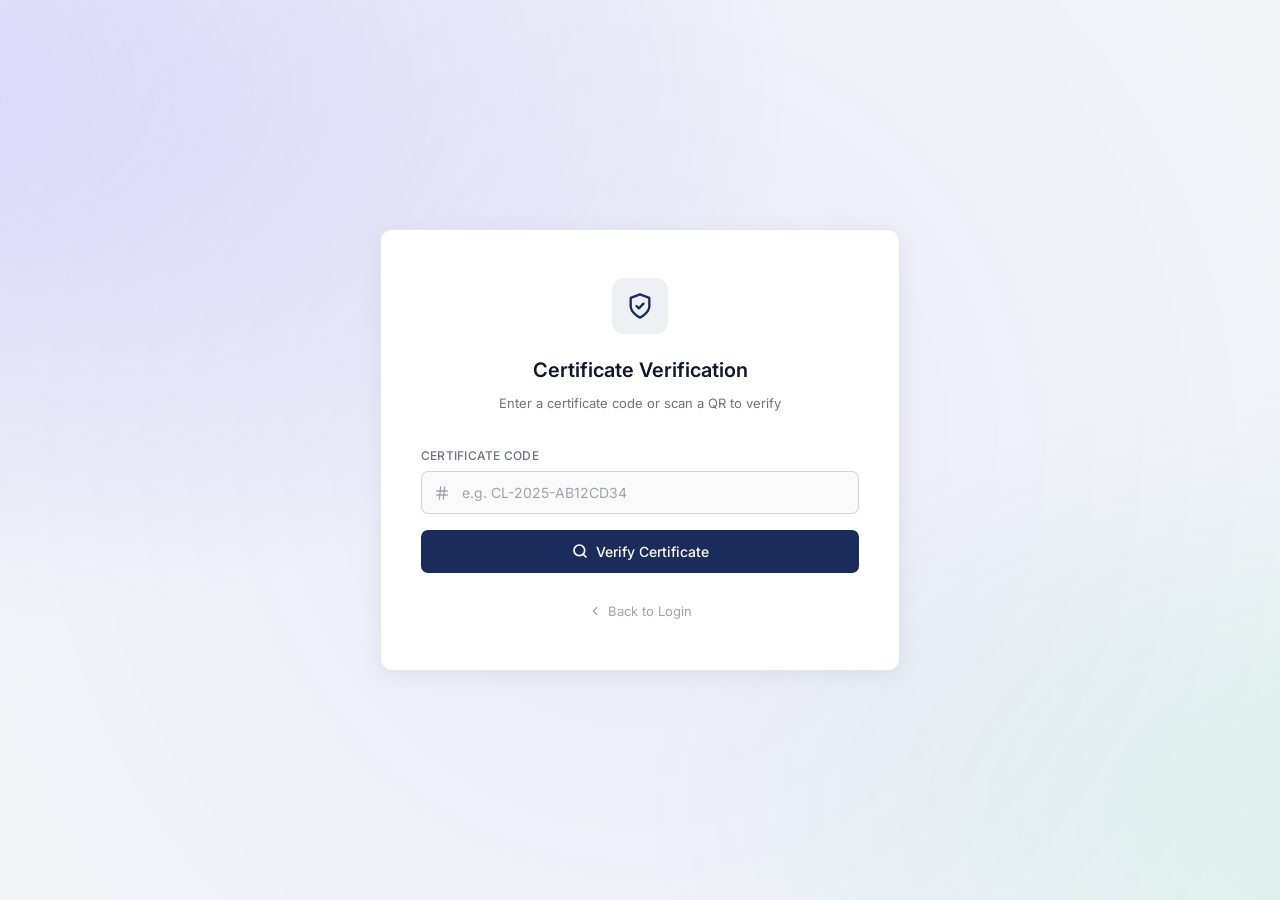
<file: frontend/verify.html>
<!DOCTYPE html>
<html lang="en">
<head>
<meta charset="UTF-8">
<meta name="viewport" content="width=device-width, initial-scale=1.0, maximum-scale=1.0, user-scalable=0">
<title>Verify Certificate — UniClear</title>
<link rel="preconnect" href="https://fonts.googleapis.com">
<link href="https://fonts.googleapis.com/css2?family=Inter:wght@400;500;600;700&display=swap" rel="stylesheet">
<link rel="stylesheet" href="shared.css">
<style>
  *, *::before, *::after { box-sizing: border-box; margin: 0; padding: 0; }

  :root {
    --navy: #1a2c5b;
    --navy-light: rgba(26,44,91,0.07);
    --navy-focus: rgba(26,44,91,0.12);
    --bg: #f3f4f8;
    --surface: #ffffff;
    --border: rgba(0,0,0,0.1);
    --border-med: rgba(0,0,0,0.16);
    --text-primary: #111827;
    --text-secondary: #6b7280;
    --text-muted: #9ca3af;
    --input-bg: #fafafa;
  }

  html, body {
    min-height: 100vh;
    font-family: 'Inter', sans-serif;
    background: var(--bg);
    color: var(--text-primary);
    overflow-x: hidden;
  }

  /* Animated mesh background */
  .bg-mesh {
    position: fixed; inset: 0; z-index: 0;
    overflow: hidden;
  }
  .bg-mesh::before {
    content: '';
    position: absolute; inset: -50%;
    background:
      radial-gradient(ellipse 60% 50% at 20% 30%, rgba(91,77,255,0.18) 0%, transparent 60%),
      radial-gradient(ellipse 50% 40% at 80% 70%, rgba(16,201,130,0.10) 0%, transparent 60%),
      radial-gradient(ellipse 40% 60% at 50% 50%, rgba(91,77,255,0.06) 0%, transparent 70%);
    animation: meshDrift 12s ease-in-out infinite alternate;
  }
  .bg-mesh::after {
    content: '';
    position: absolute; inset: 0;
    background: url("data:image/svg+xml,%3Csvg width='60' height='60' viewBox='0 0 60 60' xmlns='http://www.w3.org/2000/svg'%3E%3Cg fill='none' fill-rule='evenodd'%3E%3Cg fill='%23ffffff' fill-opacity='0.018'%3E%3Cpath d='M36 34v-4h-2v4h-4v2h4v4h2v-4h4v-2h-4zm0-30V0h-2v4h-4v2h4v4h2V6h4V4h-4zM6 34v-4H4v4H0v2h4v4h2v-4h4v-2H6zM6 4V0H4v4H0v2h4v4h2V6h4V4H6z'/%3E%3C/g%3E%3C/g%3E%3C/svg%3E");
  }
  @keyframes meshDrift {
    0% { transform: translate(0,0) scale(1); }
    100% { transform: translate(2%,2%) scale(1.04); }
  }

  .page {
    position: relative;
    z-index: 1;
    min-height: 100vh;
    display: flex;
    align-items: center;
    justify-content: center;
    padding: 2rem 1rem;
  }

  .verify-card {
    width: 100%;
    max-width: 520px;
    background: var(--surface);
    border: 0.5px solid var(--border);
    border-radius: 12px;
    padding: 3rem 2.5rem;
    box-shadow: 0 4px 24px rgba(0,0,0,0.06);
  }

  .header {
    display: flex;
    flex-direction: column;
    align-items: center;
    text-align: center;
    margin-bottom: 2rem;
  }

  .icon-wrapper {
    width: 56px;
    height: 56px;
    background: var(--navy-light);
    border-radius: 12px;
    display: flex;
    align-items: center;
    justify-content: center;
    color: var(--navy);
    margin-bottom: 1.25rem;
  }
  
  .icon-wrapper svg { width: 28px; height: 28px; }

  .header h1 {
    font-size: 20px;
    font-weight: 600;
    color: var(--text-primary);
    margin-bottom: 0.4rem;
  }

  .header p {
    font-size: 13px;
    color: var(--text-secondary);
  }

  /* Form Elements */
  .form-group { margin-bottom: 1rem; }
  
  .form-label {
    display: block;
    font-size: 12px;
    font-weight: 500;
    color: var(--text-secondary);
    margin-bottom: 0.4rem;
    letter-spacing: 0.02em;
  }

  .input-wrap { position: relative; }

  .form-input {
    width: 100%;
    padding: 0.75rem 0.85rem;
    background: var(--input-bg);
    border: 0.5px solid var(--border-med);
    border-radius: 7px;
    font-size: 14px;
    font-family: 'Inter', monospace;
    color: var(--text-primary);
    outline: none;
    transition: border-color 0.15s, box-shadow 0.15s;
    letter-spacing: 0.05em;
  }

  .form-input::placeholder { color: var(--text-muted); letter-spacing: normal; font-family: 'Inter', sans-serif; }

  .form-input:focus {
    border-color: var(--navy);
    box-shadow: 0 0 0 3px var(--navy-focus);
    background: #fff;
  }

  .has-icon .form-input { padding-left: 2.5rem; }

  .input-icon {
    position: absolute;
    left: 0.8rem;
    top: 50%;
    transform: translateY(-50%);
    color: var(--text-muted);
    pointer-events: none;
    display: flex;
  }
  .input-icon svg { width: 16px; height: 16px; }

  .btn-primary {
    width: 100%;
    padding: 0.8rem;
    background: var(--navy);
    color: #fff;
    border: none;
    border-radius: 7px;
    font-size: 14px;
    font-weight: 500;
    font-family: 'Inter', sans-serif;
    cursor: pointer;
    display: flex;
    align-items: center;
    justify-content: center;
    gap: 0.5rem;
    transition: background 0.15s, transform 0.1s;
  }

  .btn-primary:hover { background: #243f7d; }
  .btn-primary:active { transform: scale(0.99); background: #162449; }
  .btn-primary svg { width: 16px; height: 16px; }

  .link-row {
    display: flex;
    justify-content: center;
    margin-top: 1.75rem;
  }

  .back-link {
    display: flex;
    align-items: center;
    gap: 0.4rem;
    font-size: 13px;
    color: var(--text-muted);
    text-decoration: none;
    transition: color 0.15s;
  }
  .back-link:hover { color: var(--text-primary); }
  .back-link svg { width: 14px; height: 14px; }

  /* Verification Results */
  #result-area {
    margin-top: 1.5rem;
  }

  .result-banner {
    border-radius: 8px;
    padding: 1.5rem;
    text-align: center;
    display: flex;
    flex-direction: column;
    align-items: center;
    animation: fadeIn 0.3s ease;
  }

  @keyframes fadeIn {
    from { opacity: 0; transform: translateY(5px); }
    to { opacity: 1; transform: translateY(0); }
  }

  .result-banner.valid {
    background: #f0fdf4;
    border: 1px solid #bbf7d0;
  }
  .result-banner.valid .status-icon { color: #16a34a; }
  .result-banner.valid h3 { color: #166534; }

  .result-banner.invalid {
    background: #fef2f2;
    border: 1px solid #fecaca;
  }
  .result-banner.invalid .status-icon { color: #dc2626; }
  .result-banner.invalid h3 { color: #991b1b; }

  .result-banner.revoked {
    background: #fffbeb;
    border: 1px solid #fde68a;
  }
  .result-banner.revoked .status-icon { color: #d97706; }
  .result-banner.revoked h3 { color: #92400e; }

  .status-icon {
    margin-bottom: 0.75rem;
  }
  .status-icon svg { width: 40px; height: 40px; }

  .result-banner h3 {
    font-size: 16px;
    font-weight: 600;
    margin-bottom: 0.25rem;
  }

  .result-banner p {
    font-size: 13px;
    color: var(--text-secondary);
  }

  /* Details Box */
  .details-box {
    margin-top: 1.5rem;
    border: 0.5px solid var(--border);
    border-radius: 8px;
    background: #fafafa;
    animation: fadeIn 0.4s ease;
  }

  .detail-row {
    display: flex;
    justify-content: space-between;
    align-items: center;
    padding: 0.85rem 1.25rem;
    border-bottom: 0.5px solid var(--border);
    font-size: 13px;
  }

  .detail-row:last-child { border-bottom: none; }

  .detail-label {
    color: var(--text-muted);
    font-weight: 600;
    font-size: 11px;
    text-transform: uppercase;
    letter-spacing: 0.04em;
  }

  .detail-value {
    color: var(--text-primary);
    font-weight: 500;
    text-align: right;
  }

  .detail-code {
    font-family: 'Inter', monospace;
    font-size: 12px;
    background: #fff;
    border: 0.5px solid var(--border);
    padding: 0.15rem 0.4rem;
    border-radius: 4px;
    color: var(--navy);
  }

  /* Loading state */
  .loading-state {
    display: flex;
    align-items: center;
    justify-content: center;
    gap: 0.5rem;
    color: var(--text-secondary);
    font-size: 13px;
    padding: 2rem 0;
  }
  .spinner-svg {
    animation: spin 1s linear infinite;
    width: 18px; height: 18px;
    color: var(--navy);
  }
  @keyframes spin { 100% { transform: rotate(360deg); } }

  /* Toast overrides for verify */
  #toast-container { position: fixed; bottom: 1.5rem; right: 1.5rem; z-index: 9999; display: flex; flex-direction: column; gap: 0.5rem; }
  .toast { display: flex; align-items: center; gap: 0.65rem; padding: 0.75rem 1rem; border-radius: 8px; font-size: 13px; font-weight: 500; background: var(--surface); border: 0.5px solid var(--border); box-shadow: 0 4px 16px rgba(0,0,0,0.1); max-width: 300px; animation: toastIn 0.2s ease; }
  .toast.success { border-left: 3px solid #16a34a; }
  .toast.error   { border-left: 3px solid #dc2626; }
  .toast-icon { display: flex; flex-shrink: 0; }
  @keyframes toastIn { from { transform: translateX(110%); opacity: 0; } to { transform: translateX(0); opacity: 1; } }

  @media (max-width: 480px) {
    .page { padding: 1rem; }
    .verify-card { padding: 2rem 1.5rem; border-radius: 10px; }
    .form-input { font-size: 16px; } /* Prevent iOS zoom */
    .detail-row { flex-direction: column; align-items: flex-start; gap: 0.25rem; padding: 0.85rem 1rem; }
    .detail-value { text-align: left; }
  }
</style>
</head>
<body>

<div class="bg-mesh"></div>

<div class="page">
  <div class="verify-card">
    
    <div class="header">
      <div class="icon-wrapper">
        <svg viewBox="0 0 24 24" fill="none" stroke="currentColor" stroke-width="2" stroke-linecap="round" stroke-linejoin="round"><path d="M12 22s8-4 8-10V5l-8-3-8 3v7c0 6 8 10 8 10z"/><path d="m9 12 2 2 4-4"/></svg>
      </div>
      <h1>Certificate Verification</h1>
      <p>Enter a certificate code or scan a QR to verify</p>
    </div>

    <div class="form-group">
      <label class="form-label">Certificate Code</label>
      <div class="input-wrap has-icon">
        <span class="input-icon">
          <svg viewBox="0 0 24 24" fill="none" stroke="currentColor" stroke-width="2" stroke-linecap="round" stroke-linejoin="round"><line x1="4" x2="20" y1="9" y2="9"/><line x1="4" x2="20" y1="15" y2="15"/><line x1="10" x2="8" y1="3" y2="21"/><line x1="16" x2="14" y1="3" y2="21"/></svg>
        </span>
        <input id="cert-code" class="form-input" placeholder="e.g. CL-2025-AB12CD34" onkeydown="if(event.key==='Enter') verifyCert()">
      </div>
    </div>
    
    <button class="btn-primary" onclick="verifyCert()">
      <svg viewBox="0 0 24 24" fill="none" stroke="currentColor" stroke-width="2.5" stroke-linecap="round" stroke-linejoin="round"><circle cx="11" cy="11" r="8"/><path d="m21 21-4.3-4.3"/></svg>
      Verify Certificate
    </button>

    <div id="result-area"></div>

    <div class="link-row">
      <a href="/frontend/index.html" class="back-link">
        <svg viewBox="0 0 24 24" fill="none" stroke="currentColor" stroke-width="2" stroke-linecap="round" stroke-linejoin="round"><path d="m15 18-6-6 6-6"/></svg>
        Back to Login
      </a>
    </div>

  </div>
</div>

<div id="toast-container"></div>

<script src="shared.js"></script>
<script>
  // SVG Assets
  const svgSpinner = `<svg class="spinner-svg" xmlns="http://www.w3.org/2000/svg" fill="none" viewBox="0 0 24 24"><circle class="opacity-25" cx="12" cy="12" r="10" stroke="currentColor" stroke-width="4"></circle><path class="opacity-75" fill="currentColor" d="M4 12a8 8 0 018-8V0C5.373 0 0 5.373 0 12h4zm2 5.291A7.962 7.962 0 014 12H0c0 3.042 1.135 5.824 3 7.938l3-2.647z"></path></svg>`;
  const svgCheck = `<svg viewBox="0 0 24 24" fill="none" stroke="currentColor" stroke-width="2" stroke-linecap="round" stroke-linejoin="round"><path d="M22 11.08V12a10 10 0 1 1-5.93-9.14"/><polyline points="22 4 12 14.01 9 11.01"/></svg>`;
  const svgX = `<svg viewBox="0 0 24 24" fill="none" stroke="currentColor" stroke-width="2" stroke-linecap="round" stroke-linejoin="round"><circle cx="12" cy="12" r="10"/><line x1="15" y1="9" x2="9" y2="15"/><line x1="9" y1="9" x2="15" y2="15"/></svg>`;
  const svgAlert = `<svg viewBox="0 0 24 24" fill="none" stroke="currentColor" stroke-width="2" stroke-linecap="round" stroke-linejoin="round"><path d="m21.73 18-8-14a2 2 0 0 0-3.48 0l-8 14A2 2 0 0 0 4 21h16a2 2 0 0 0 1.73-3Z"/><line x1="12" y1="9" x2="12" y2="13"/><line x1="12" y1="17" x2="12.01" y2="17"/></svg>`;

  function toast(msg, type) {
    const c = document.getElementById('toast-container');
    const t = document.createElement('div');
    t.className = `toast ${type}`;
    const successIcon = `<svg class="toast-icon" width="16" height="16" viewBox="0 0 24 24" fill="none" stroke="#16a34a" stroke-width="2.5" stroke-linecap="round" stroke-linejoin="round"><polyline points="20 6 9 17 4 12"/></svg>`;
    const errorIcon = `<svg class="toast-icon" width="16" height="16" viewBox="0 0 24 24" fill="none" stroke="#dc2626" stroke-width="2.5" stroke-linecap="round" stroke-linejoin="round"><circle cx="12" cy="12" r="10"/><line x1="15" y1="9" x2="9" y2="15"/><line x1="9" y1="9" x2="15" y2="15"/></svg>`;
    t.innerHTML = (type === 'success' ? successIcon : errorIcon) + `<span>${msg}</span>`;
    c.appendChild(t);
    setTimeout(() => t.remove(), 3500);
  }

  // Auto-fill from URL param (QR code)
  (function() {
    const params = new URLSearchParams(window.location.search);
    const code = params.get('code');
    if (code) { 
      document.getElementById('cert-code').value = code; 
      verifyCert(); 
    }
  })();

  async function verifyCert() {
    const codeInput = document.getElementById('cert-code');
    const code = codeInput.value.trim();
    if (!code) { 
      toast('Please enter a certificate code', 'error'); 
      codeInput.focus();
      return; 
    }

    const el = document.getElementById('result-area');
    el.innerHTML = `<div class="loading-state">${svgSpinner} Verifying certificate...</div>`;

    // Simulated network delay for UI feel
    await new Promise(resolve => setTimeout(resolve, 600));

    let data;
    try {
      // Fallback behavior for standalone testing without a backend
      const res = await fetch(`/api/verify/${encodeURIComponent(code)}`);
      if (res.ok) {
        data = await res.json();
      } else {
        throw new Error('API Error');
      }
    } catch (e) {
      // Mocking response logic for visualization if backend is missing
      if (code.toUpperCase() === 'REVOKED') {
        data = { is_revoked: true };
      } else if (code.length >= 8) {
        data = {
          verification_count: 2,
          student_name: 'Chukwuemeka Obi',
          matric_number: 'CSC/2020/001',
          department: 'Computer Science',
          faculty: 'Science',
          graduation_year: 2025,
          certificate_code: code.toUpperCase(),
          issued_at: new Date().toISOString()
        };
      } else {
        data = { detail: 'Not found' };
      }
    }

    if (!data || data.detail) {
      el.innerHTML = `
        <div class="result-banner invalid">
          <div class="status-icon">${svgX}</div>
          <h3>Certificate Not Found</h3>
          <p>This code is invalid or doesn't exist in our records.</p>
        </div>`;
      return;
    }

    if (data.is_revoked) {
      el.innerHTML = `
        <div class="result-banner revoked">
          <div class="status-icon">${svgAlert}</div>
          <h3>Certificate Revoked</h3>
          <p>This academic certificate is no longer valid.</p>
        </div>`;
      return;
    }

    el.innerHTML = `
      <div class="result-banner valid">
        <div class="status-icon">${svgCheck}</div>
        <h3>Certificate Valid</h3>
        <p>Verified ${data.verification_count} time(s)</p>
      </div>
      
      <div class="details-box">
        <div class="detail-row">
          <span class="detail-label">Full Name</span>
          <span class="detail-value">${data.student_name}</span>
        </div>
        <div class="detail-row">
          <span class="detail-label">Matric Number</span>
          <span class="detail-value detail-code">${data.matric_number}</span>
        </div>
        <div class="detail-row">
          <span class="detail-label">Department</span>
          <span class="detail-value">${data.department}</span>
        </div>
        <div class="detail-row">
          <span class="detail-label">Faculty</span>
          <span class="detail-value">${data.faculty}</span>
        </div>
        <div class="detail-row">
          <span class="detail-label">Graduation Year</span>
          <span class="detail-value">${data.graduation_year}</span>
        </div>
        <div class="detail-row">
          <span class="detail-label">Certificate Code</span>
          <span class="detail-value detail-code">${data.certificate_code}</span>
        </div>
        <div class="detail-row">
          <span class="detail-label">Issued</span>
          <span class="detail-value">${new Date(data.issued_at).toLocaleDateString('en-NG', {year:'numeric',month:'long',day:'numeric'})}</span>
        </div>
      </div>`;
  }
</script>
</body>
</html>
</file>
<file: frontend/shared.css>
/* ── Reset & Tokens ───────────────────────────────────────────────── */
*, *::before, *::after { box-sizing: border-box; margin: 0; padding: 0; }
:root {
  --navy:   #1a2e4a;
  --blue:   #2f6eb4;
  --sky:    #4a9fd4;
  --mint:   #27ae8f;
  --amber:  #e8a020;
  --red:    #c0392b;
  --bg:     #f0f4f9;
  --card:   #ffffff;
  --border: #d8e4f0;
  --text:   #1c2b3a;
  --muted:  #6b7f96;
  --radius: 10px;
  --shadow: 0 2px 12px rgba(26,46,74,.10);
  --font:   'Inter', system-ui, sans-serif;
}
body { font-family: var(--font); background: var(--bg); color: var(--text);
       min-height: 100vh; line-height: 1.6; }
a { color: var(--blue); text-decoration: none; }
a:hover { text-decoration: underline; }
button, .btn {
  cursor: pointer; border: none; border-radius: var(--radius);
  padding: .55rem 1.25rem; font-size: .9rem; font-weight: 600;
  transition: opacity .15s, transform .1s;
}
button:hover, .btn:hover { opacity: .88; transform: translateY(-1px); }
button:active { transform: translateY(0); }
.btn-primary  { background: var(--blue);  color: #fff; }
.btn-success  { background: var(--mint);  color: #fff; }
.btn-danger   { background: var(--red);   color: #fff; }
.btn-warning  { background: var(--amber); color: #fff; }
.btn-outline  { background: transparent; border: 2px solid var(--blue); color: var(--blue); }
input, select, textarea {
  width: 100%; padding: .6rem .9rem; border: 1.5px solid var(--border);
  border-radius: 8px; font-size: .95rem; outline: none;
  transition: border-color .15s;
}
input:focus, select:focus, textarea:focus { border-color: var(--blue); }
label { display: block; margin-bottom: .35rem; font-weight: 600; font-size: .88rem;
        color: var(--muted); text-transform: uppercase; letter-spacing: .04em; }
.card { background: var(--card); border-radius: var(--radius);
        box-shadow: var(--shadow); padding: 1.5rem; }
.card-title { font-size: 1.05rem; font-weight: 700; color: var(--navy);
              margin-bottom: 1rem; padding-bottom: .6rem;
              border-bottom: 2px solid var(--border); }
/* Badges */
.badge { display: inline-block; padding: .25em .7em; border-radius: 20px;
         font-size: .78rem; font-weight: 700; letter-spacing: .03em; }
.badge-success { background: #e6f9f4; color: #1a7a5e; }
.badge-warning { background: #fdf6e3; color: #9a6800; }
.badge-danger  { background: #fdf0ee; color: #a82315; }
.badge-info    { background: #e8f2fc; color: #1a5fa0; }
/* Layout helpers */
.flex { display: flex; }
.flex-col { flex-direction: column; }
.gap-1 { gap: .5rem; }
.gap-2 { gap: 1rem; }
.items-center { align-items: center; }
.justify-between { justify-content: space-between; }
.grid-2 { display: grid; grid-template-columns: repeat(2, 1fr); gap: 1rem; }
.grid-3 { display: grid; grid-template-columns: repeat(3, 1fr); gap: 1rem; }
.grid-4 { display: grid; grid-template-columns: repeat(4, 1fr); gap: 1rem; }
@media (max-width: 768px) { .grid-2, .grid-3, .grid-4 { grid-template-columns: 1fr; } }
/* Toast */
#toast-container { position: fixed; bottom: 1.5rem; right: 1.5rem; z-index: 9999;
                   display: flex; flex-direction: column; gap: .5rem; }
.toast { padding: .8rem 1.4rem; border-radius: 8px; font-size: .9rem; font-weight: 600;
         color: #fff; box-shadow: 0 4px 16px rgba(0,0,0,.18);
         animation: slideIn .25s ease; }
.toast-success { background: var(--mint); }
.toast-error   { background: var(--red); }
.toast-info    { background: var(--blue); }
@keyframes slideIn { from { transform: translateX(110%); opacity: 0; }
                     to   { transform: translateX(0);    opacity: 1; } }
/* Sidebar layout */
.layout { display: flex; min-height: 100vh; }
.sidebar { width: 240px; background: var(--navy); color: #fff; display: flex;
           flex-direction: column; flex-shrink: 0; }
.sidebar-logo { padding: 1.5rem; font-size: 1.1rem; font-weight: 800;
                border-bottom: 1px solid rgba(255,255,255,.12); letter-spacing: .02em; }
.sidebar-logo span { color: var(--sky); }
.sidebar nav { flex: 1; padding: 1rem 0; }
.nav-link { display: flex; align-items: center; gap: .7rem;
            padding: .7rem 1.5rem; color: rgba(255,255,255,.75);
            font-size: .9rem; font-weight: 500; cursor: pointer;
            transition: all .15s; border-left: 3px solid transparent; }
.nav-link:hover, .nav-link.active {
  background: rgba(255,255,255,.08); color: #fff;
  border-left-color: var(--sky); }
.nav-link .icon { font-size: 1.1rem; width: 20px; text-align: center; }
.sidebar-footer { padding: 1rem 1.5rem; border-top: 1px solid rgba(255,255,255,.1);
                  font-size: .82rem; color: rgba(255,255,255,.5); }
.main-content { flex: 1; overflow-y: auto; }
.topbar { background: var(--card); padding: .9rem 1.8rem;
          display: flex; align-items: center; justify-content: space-between;
          box-shadow: 0 1px 4px rgba(0,0,0,.06); position: sticky; top: 0; z-index: 10; }
.topbar-title { font-size: 1.05rem; font-weight: 700; color: var(--navy); }
.topbar-user  { display: flex; align-items: center; gap: .6rem; font-size: .88rem;
                color: var(--muted); }
.avatar { width: 34px; height: 34px; border-radius: 50%;
          background: var(--blue); color: #fff;
          display: flex; align-items: center; justify-content: center;
          font-weight: 700; font-size: .9rem; }
.page { padding: 1.8rem; }
.page-title { font-size: 1.45rem; font-weight: 800; color: var(--navy);
              margin-bottom: 1.5rem; }
/* Progress tracker */
.stage-track { display: flex; align-items: center; gap: 0; margin: 1rem 0; }
.stage-node  { display: flex; flex-direction: column; align-items: center; flex: 1; }
.stage-circle { width: 36px; height: 36px; border-radius: 50%;
                display: flex; align-items: center; justify-content: center;
                font-weight: 700; font-size: .85rem; border: 2.5px solid var(--border);
                background: var(--card); color: var(--muted); transition: all .2s; }
.stage-circle.done    { background: var(--mint);  border-color: var(--mint);  color: #fff; }
.stage-circle.active  { background: var(--blue);  border-color: var(--blue);  color: #fff; }
.stage-circle.rejected{ background: var(--red);   border-color: var(--red);   color: #fff; }
.stage-label { font-size: .72rem; color: var(--muted); margin-top: .3rem;
               text-align: center; max-width: 70px; }
.stage-line  { flex: 1; height: 3px; background: var(--border); }
.stage-line.done { background: var(--mint); }
/* Stats cards */
.stat-card { background: var(--card); border-radius: var(--radius);
             box-shadow: var(--shadow); padding: 1.2rem 1.5rem;
             border-left: 4px solid var(--blue); }
.stat-num  { font-size: 2rem; font-weight: 800; color: var(--navy); }
.stat-lbl  { font-size: .82rem; color: var(--muted); text-transform: uppercase;
             letter-spacing: .04em; }
/* Chat */
.chat-box { border: 1.5px solid var(--border); border-radius: var(--radius);
            height: 320px; overflow-y: auto; padding: 1rem; display: flex;
            flex-direction: column; gap: .6rem; background: #f8fafc; }
.chat-msg  { max-width: 78%; padding: .55rem .9rem; border-radius: 14px;
             font-size: .88rem; line-height: 1.5; }
.chat-user { background: var(--blue); color: #fff; align-self: flex-end;
             border-bottom-right-radius: 4px; }
.chat-ai   { background: var(--card); border: 1px solid var(--border);
             color: var(--text); align-self: flex-start; border-bottom-left-radius: 4px; }
.chat-input-row { display: flex; gap: .5rem; margin-top: .5rem; }
.chat-input-row input { flex: 1; }
/* Tables */
table { width: 100%; border-collapse: collapse; font-size: .88rem; }
th { text-align: left; padding: .7rem 1rem; background: var(--bg);
     color: var(--muted); font-weight: 700; text-transform: uppercase;
     font-size: .75rem; letter-spacing: .05em; }
td { padding: .7rem 1rem; border-top: 1px solid var(--border); }
tr:hover td { background: #f6f9fd; }
/* Upload zone */
.upload-zone { border: 2.5px dashed var(--border); border-radius: var(--radius);
               padding: 2rem; text-align: center; cursor: pointer;
               transition: border-color .2s, background .2s; }
.upload-zone:hover, .upload-zone.drag { border-color: var(--blue); background: #eef4fb; }
.upload-zone .icon { font-size: 2.5rem; }
.upload-zone p { color: var(--muted); font-size: .9rem; margin-top: .4rem; }
/* Spinner */
.spinner { width: 24px; height: 24px; border: 3px solid var(--border);
           border-top-color: var(--blue); border-radius: 50%;
           animation: spin .7s linear infinite; display: inline-block; }
@keyframes spin { to { transform: rotate(360deg); } }
/* Login page */
.login-wrap { min-height: 100vh; display: flex; align-items: center;
              justify-content: center; background:
              linear-gradient(135deg, var(--navy) 0%, #2a4d7a 50%, #1e6fa5 100%); }
.login-card { background: var(--card); border-radius: 16px; padding: 2.5rem 2rem;
              width: min(420px, 92vw); box-shadow: 0 20px 60px rgba(0,0,0,.25); }
.login-card h1 { font-size: 1.5rem; font-weight: 800; color: var(--navy); text-align: center; }
.login-card .sub { color: var(--muted); text-align: center; margin-bottom: 1.8rem;
                   font-size: .9rem; }
.form-group { margin-bottom: 1rem; }
.form-row { display: grid; grid-template-columns: 1fr 1fr; gap: 1rem; }
.divider { text-align: center; color: var(--muted); font-size: .82rem;
           margin: 1rem 0; position: relative; }
.divider::before, .divider::after { content: ''; position: absolute; top: 50%;
  width: 42%; height: 1px; background: var(--border); }
.divider::before { left: 0; } .divider::after { right: 0; }
.link-row { text-align: center; font-size: .85rem; color: var(--muted); margin-top: .8rem; }
/* Modal */
.modal-overlay { position: fixed; inset: 0; background: rgba(0,0,0,.5);
                 display: flex; align-items: center; justify-content: center;
                 z-index: 1000; padding: 1rem; }
.modal { background: var(--card); border-radius: 14px; padding: 1.8rem;
         width: min(540px, 96vw); max-height: 85vh; overflow-y: auto;
         box-shadow: 0 20px 60px rgba(0,0,0,.25); }
.modal-title { font-size: 1.15rem; font-weight: 700; color: var(--navy);
               margin-bottom: 1.2rem; }
.close-btn { float: right; background: var(--bg); border: none; border-radius: 50%;
             width: 30px; height: 30px; cursor: pointer; font-size: 1rem;
             color: var(--muted); display: flex; align-items: center; justify-content: center; }
/* Risk meter */
.risk-bar { height: 8px; border-radius: 4px; background: var(--border); overflow: hidden; }
.risk-fill { height: 100%; border-radius: 4px; transition: width .4s; }
/* Alert box */
.alert { padding: .8rem 1rem; border-radius: 8px; font-size: .88rem; margin-bottom: 1rem; }
.alert-info    { background: #e8f2fc; color: #1a5fa0; border-left: 4px solid var(--blue); }
.alert-success { background: #e6f9f4; color: #1a7a5e; border-left: 4px solid var(--mint); }
.alert-danger  { background: #fdf0ee; color: #a82315; border-left: 4px solid var(--red); }
</file>
